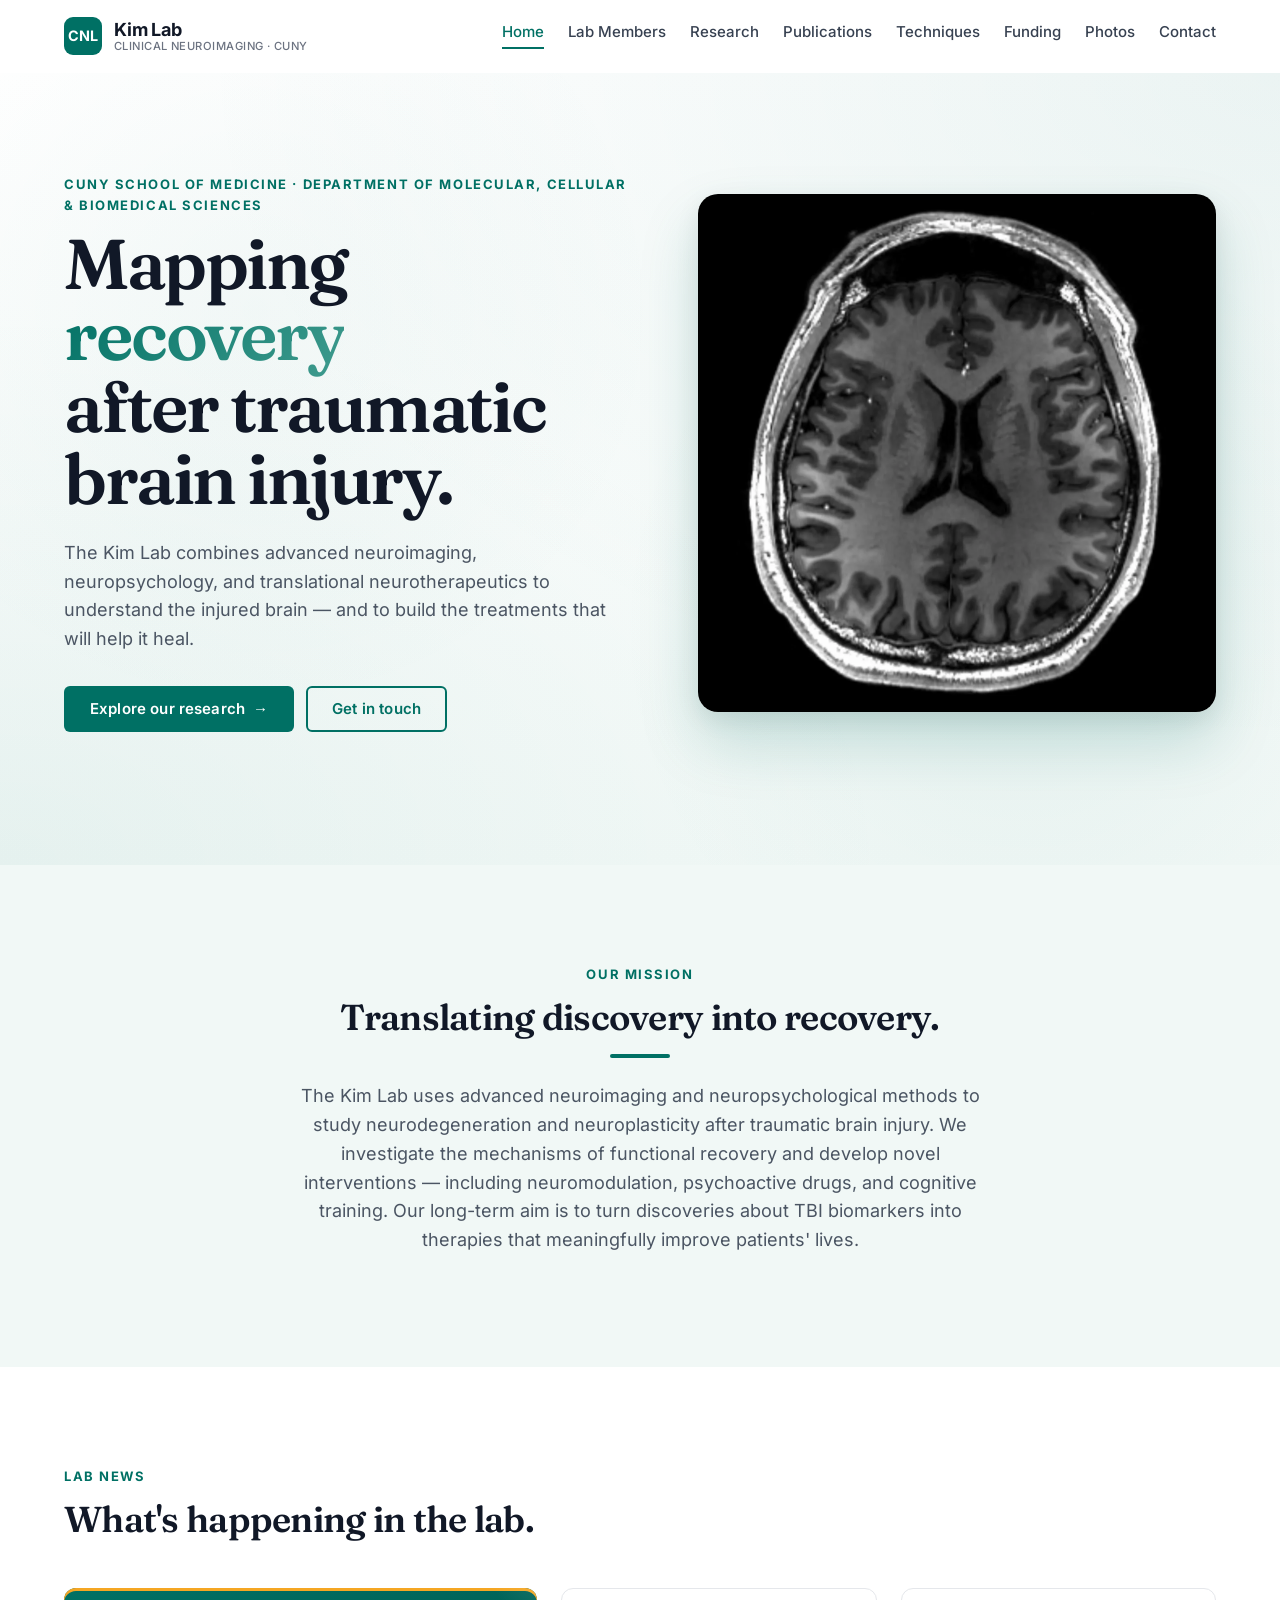
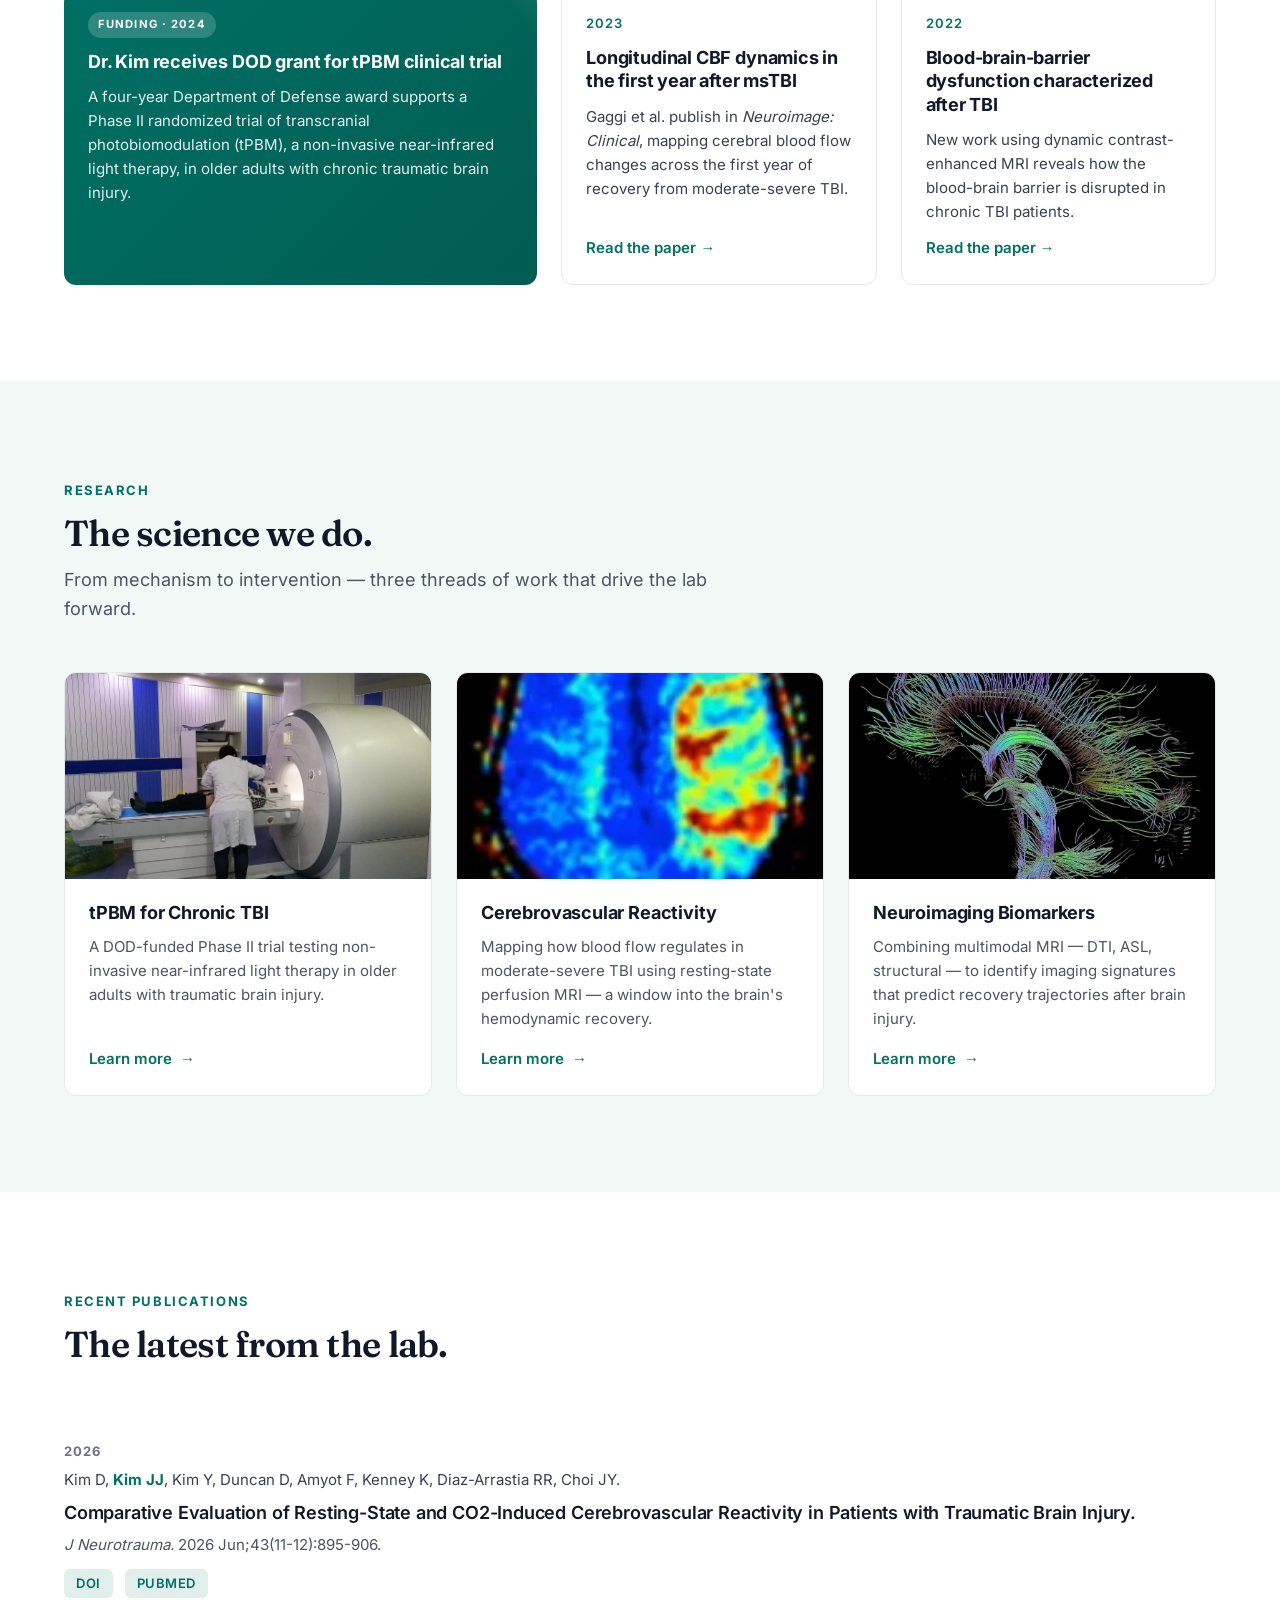
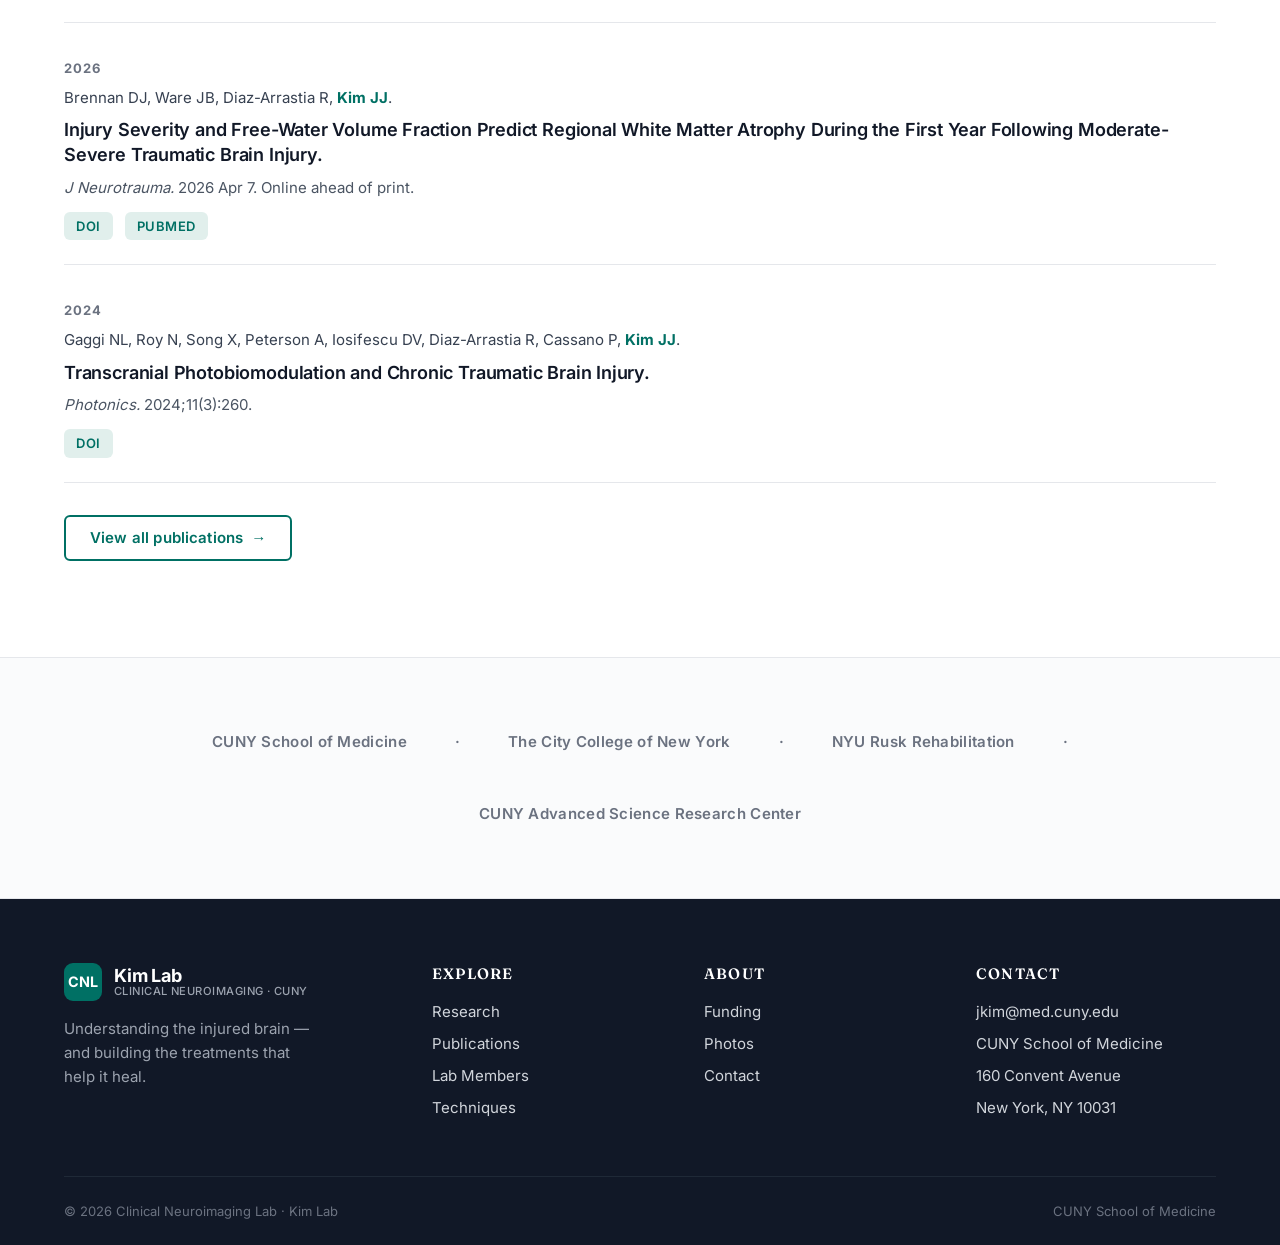
<file: index.html>
<!DOCTYPE html>
<html lang="en">
<head>
  <meta charset="UTF-8" />
  <meta name="viewport" content="width=device-width, initial-scale=1.0" />

  <title>Clinical Neuroimaging Lab — Kim Lab | CUNY School of Medicine</title>
  <meta name="description" content="The Clinical Neuroimaging Lab (Kim Lab) at CUNY School of Medicine uses advanced neuroimaging and neuropsychology to study recovery after traumatic brain injury." />
  <link rel="canonical" href="https://cnl-cunymed.github.io/lab-website/" />

  <!-- Open Graph -->
  <meta property="og:type" content="website" />
  <meta property="og:url" content="https://cnl-cunymed.github.io/lab-website/" />
  <meta property="og:title" content="Clinical Neuroimaging Lab — Kim Lab" />
  <meta property="og:description" content="The Clinical Neuroimaging Lab (Kim Lab) at CUNY School of Medicine uses advanced neuroimaging and neuropsychology to study recovery after traumatic brain injury." />
  <meta property="og:image" content="https://cnl-cunymed.github.io/lab-website/images/social-card.jpg" />
  <meta property="og:site_name" content="Clinical Neuroimaging Lab — Kim Lab" />

  <!-- Twitter -->
  <meta name="twitter:card" content="summary_large_image" />
  <meta name="twitter:title" content="Clinical Neuroimaging Lab — Kim Lab" />
  <meta name="twitter:description" content="The Clinical Neuroimaging Lab (Kim Lab) at CUNY School of Medicine uses advanced neuroimaging and neuropsychology to study recovery after traumatic brain injury." />
  <meta name="twitter:image" content="https://cnl-cunymed.github.io/lab-website/images/social-card.jpg" />

  <script type="application/ld+json">
[
  {
    "@context": "https://schema.org",
    "@type": "Organization",
    "name": "Clinical Neuroimaging Lab (Kim Lab)",
    "alternateName": "Kim Lab",
    "url": "https://cnl-cunymed.github.io/lab-website/",
    "logo": "https://cnl-cunymed.github.io/lab-website/images/social-card.jpg",
    "email": "jkim@med.cuny.edu",
    "parentOrganization": {
      "@type": "CollegeOrUniversity",
      "name": "CUNY School of Medicine"
    },
    "address": {
      "@type": "PostalAddress",
      "streetAddress": "160 Convent Avenue",
      "addressLocality": "New York",
      "addressRegion": "NY",
      "postalCode": "10031",
      "addressCountry": "US"
    }
  },
  {
    "@context": "https://schema.org",
    "@type": "WebSite",
    "name": "Clinical Neuroimaging Lab — Kim Lab",
    "url": "https://cnl-cunymed.github.io/lab-website/"
  }
]
  </script>

<!-- @sync:head-common -->
  <meta name="theme-color" content="#007064" />
  <link rel="stylesheet" href="css/style.css" />
  <link rel="icon" type="image/svg+xml" href="data:image/svg+xml,%3Csvg xmlns='http://www.w3.org/2000/svg' viewBox='0 0 32 32'%3E%3Crect width='32' height='32' rx='7' fill='%23007064'/%3E%3Ctext x='50%25' y='52%25' text-anchor='middle' dominant-baseline='middle' fill='white' font-family='-apple-system,sans-serif' font-weight='800' font-size='14' letter-spacing='-1'%3ECNL%3C/text%3E%3C/svg%3E" />
<!-- @end:head-common -->
</head>
<body>

<!-- @sync:header -->
  <a href="#main" class="skip-link">Skip to content</a>

  <header class="site-header" role="banner">
    <div class="container">
      <nav class="nav" aria-label="Primary">
        <a href="index.html" class="brand">
          <span class="brand-mark" aria-hidden="true">CNL</span>
          <span class="brand-text">
            Kim Lab
            <small>Clinical Neuroimaging · CUNY</small>
          </span>
        </a>
        <button class="nav-toggle" aria-expanded="false" aria-controls="primary-menu" aria-label="Toggle menu">
          <span></span><span></span><span></span>
        </button>
        <ul class="nav-links" id="primary-menu">
          <li><a href="index.html">Home</a></li>
          <li><a href="members.html">Lab Members</a></li>
          <li><a href="research.html">Research</a></li>
          <li><a href="publications.html">Publications</a></li>
          <li><a href="techniques.html">Techniques</a></li>
          <li><a href="funding.html">Funding</a></li>
          <li><a href="photos.html">Photos</a></li>
          <li><a href="contact.html">Contact</a></li>
        </ul>
      </nav>
    </div>
  </header>
<!-- @end:header -->

  <main id="main">

    <!-- ============================================
         HERO
         ============================================ -->
    <section class="hero">
      <div class="container">
        <div class="hero-grid">
          <div class="hero-copy">
            <span class="eyebrow">CUNY School of Medicine · Department of Molecular, Cellular & Biomedical Sciences</span>
            <h1 class="hero-title">
              Mapping <span class="accent">recovery</span><br />
              after traumatic brain injury.
            </h1>
            <p class="hero-sub">
              The Kim Lab combines advanced neuroimaging, neuropsychology, and translational neurotherapeutics to understand the injured brain — and to build the treatments that will help it heal.
            </p>
            <div class="hero-ctas">
              <a class="btn btn-primary btn-arrow" href="research.html">Explore our research</a>
              <a class="btn btn-ghost" href="contact.html">Get in touch</a>
            </div>
          </div>

          <div class="hero-visual">
            <picture><source type="image/webp" srcset="images/hero/brain-mri.webp" /><img src="images/hero/brain-mri.jpg" alt="High-resolution T1-weighted MRI of a human brain (7-Tesla)" class="hero-img" loading="eager" width="1433" height="1534" /></picture>
          </div>
        </div>
      </div>
    </section>

    <!-- ============================================
         MISSION
         ============================================ -->
    <section class="section section-tint">
      <div class="container container-narrow center">
        <span class="eyebrow">Our Mission</span>
        <h2>Translating discovery into recovery.</h2>
        <hr class="divider center" />
        <p class="lede">
          The Kim Lab uses advanced neuroimaging and neuropsychological methods to study neurodegeneration and neuroplasticity after traumatic brain injury. We investigate the mechanisms of functional recovery and develop novel interventions — including neuromodulation, psychoactive drugs, and cognitive training. Our long-term aim is to turn discoveries about TBI biomarkers into therapies that meaningfully improve patients' lives.
        </p>
      </div>
    </section>

    <!-- ============================================
         NEWS
         ============================================ -->
    <section class="section">
      <div class="container">
        <div class="section-head">
          <span class="eyebrow">Lab News</span>
          <h2>What's happening in the lab.</h2>
        </div>

        <div class="news-list">
          <!-- Featured: DOD grant -->
          <article class="news-item featured fade-in">
            <span class="news-tag">Funding · 2024</span>
            <h3>Dr. Kim receives DOD grant for tPBM clinical trial</h3>
            <p>
              A four-year Department of Defense award supports a Phase II randomized trial of transcranial photobiomodulation (tPBM), a non-invasive near-infrared light therapy, in older adults with chronic traumatic brain injury.
            </p>
          </article>

          <article class="news-item fade-in">
            <span class="news-date">2023</span>
            <h3>Longitudinal CBF dynamics in the first year after msTBI</h3>
            <p>
              Gaggi et al. publish in <em>Neuroimage: Clinical</em>, mapping cerebral blood flow changes across the first year of recovery from moderate-severe TBI.
            </p>
            <a class="news-link" href="https://doi.org/10.1016/j.nicl.2023.103344" target="_blank" rel="noopener">Read the paper →</a>
          </article>

          <article class="news-item fade-in">
            <span class="news-date">2022</span>
            <h3>Blood-brain-barrier dysfunction characterized after TBI</h3>
            <p>
              New work using dynamic contrast-enhanced MRI reveals how the blood-brain barrier is disrupted in chronic TBI patients.
            </p>
            <a class="news-link" href="https://doi.org/10.1016/j.nicl.2022.103236" target="_blank" rel="noopener">Read the paper →</a>
          </article>
        </div>
      </div>
    </section>

    <!-- ============================================
         RESEARCH PREVIEW
         ============================================ -->
    <section class="section section-tint">
      <div class="container">
        <div class="section-head">
          <span class="eyebrow">Research</span>
          <h2>The science we do.</h2>
          <p class="lede">From mechanism to intervention — three threads of work that drive the lab forward.</p>
        </div>

        <div class="research-grid">
          <article class="research-card fade-in">
            <div class="research-card-media">
              <picture><source type="image/webp" srcset="images/research/scanner-room.webp" /><img src="images/research/scanner-room.jpg" alt="Patient being positioned for an MRI scan on a Siemens Magnetom Aera" loading="lazy" width="1600" height="992" /></picture>
            </div>
            <div class="research-card-body">
              <h3>tPBM for Chronic TBI</h3>
              <p>A DOD-funded Phase II trial testing non-invasive near-infrared light therapy in older adults with traumatic brain injury.</p>
              <a class="card-link" href="research.html#tpbm">Learn more</a>
            </div>
          </article>

          <article class="research-card fade-in">
            <div class="research-card-media">
              <picture><source type="image/webp" srcset="images/research/cvr-perfusion.webp" /><img src="images/research/cvr-perfusion.jpg" alt="Perfusion MRI map showing cerebral blood flow patterns" loading="lazy" width="175" height="206" /></picture>
            </div>
            <div class="research-card-body">
              <h3>Cerebrovascular Reactivity</h3>
              <p>Mapping how blood flow regulates in moderate-severe TBI using resting-state perfusion MRI — a window into the brain's hemodynamic recovery.</p>
              <a class="card-link" href="research.html#cvr">Learn more</a>
            </div>
          </article>

          <article class="research-card fade-in">
            <div class="research-card-media">
              <picture><source type="image/webp" srcset="images/research/dti-tractography.webp" /><img src="images/research/dti-tractography.jpg" alt="DTI tractography showing white matter fiber bundles" loading="lazy" width="1021" height="952" /></picture>
            </div>
            <div class="research-card-body">
              <h3>Neuroimaging Biomarkers</h3>
              <p>Combining multimodal MRI — DTI, ASL, structural — to identify imaging signatures that predict recovery trajectories after brain injury.</p>
              <a class="card-link" href="research.html#biomarkers">Learn more</a>
            </div>
          </article>
        </div>
      </div>
    </section>

    <!-- ============================================
         RECENT PUBLICATIONS
         ============================================ -->
    <section class="section">
      <div class="container">
        <div class="section-head">
          <span class="eyebrow">Recent Publications</span>
          <h2>The latest from the lab.</h2>
        </div>

        <ul class="pub-list">
          <li class="pub-item fade-in">
            <span class="pub-year-badge">2026</span>
            <div class="pub-authors">
              Kim D, <span class="pi">Kim JJ</span>, Kim Y, Duncan D, Amyot F, Kenney K, Diaz-Arrastia RR, Choi JY.
            </div>
            <h3 class="pub-title">Comparative Evaluation of Resting-State and CO2-Induced Cerebrovascular Reactivity in Patients with Traumatic Brain Injury.</h3>
            <div class="pub-meta"><span class="journal">J Neurotrauma.</span> 2026 Jun;43(11-12):895-906.</div>
            <div class="pub-links">
              <a href="https://doi.org/10.1177/08977151251407598" target="_blank" rel="noopener">DOI</a>
              <a href="https://pubmed.ncbi.nlm.nih.gov/41468176/" target="_blank" rel="noopener">PubMed</a>
            </div>
          </li>

          <li class="pub-item fade-in">
            <span class="pub-year-badge">2026</span>
            <div class="pub-authors">
              Brennan DJ, Ware JB, Diaz-Arrastia R, <span class="pi">Kim JJ</span>.
            </div>
            <h3 class="pub-title">Injury Severity and Free-Water Volume Fraction Predict Regional White Matter Atrophy During the First Year Following Moderate-Severe Traumatic Brain Injury.</h3>
            <div class="pub-meta"><span class="journal">J Neurotrauma.</span> 2026 Apr 7. Online ahead of print.</div>
            <div class="pub-links">
              <a href="https://doi.org/10.1177/08977151261438982" target="_blank" rel="noopener">DOI</a>
              <a href="https://pubmed.ncbi.nlm.nih.gov/41944006/" target="_blank" rel="noopener">PubMed</a>
            </div>
          </li>

          <li class="pub-item fade-in">
            <span class="pub-year-badge">2024</span>
            <div class="pub-authors">
              Gaggi NL, Roy N, Song X, Peterson A, Iosifescu DV, Diaz-Arrastia R, Cassano P, <span class="pi">Kim JJ</span>.
            </div>
            <h3 class="pub-title">Transcranial Photobiomodulation and Chronic Traumatic Brain Injury.</h3>
            <div class="pub-meta"><span class="journal">Photonics.</span> 2024;11(3):260.</div>
            <div class="pub-links">
              <a href="https://doi.org/10.3390/photonics11030260" target="_blank" rel="noopener">DOI</a>
            </div>
          </li>
        </ul>

        <div style="margin-top: 2rem;">
          <a class="btn btn-ghost btn-arrow" href="publications.html">View all publications</a>
        </div>
      </div>
    </section>

    <!-- ============================================
         AFFILIATIONS STRIP
         ============================================ -->
    <section class="section-sm" style="background: var(--gray-50); border-top: 1px solid var(--gray-200); border-bottom: 1px solid var(--gray-200);">
      <div class="container">
        <div class="affiliations">
          <span>CUNY School of Medicine</span>
          <span>·</span>
          <span>The City College of New York</span>
          <span>·</span>
          <span>NYU Rusk Rehabilitation</span>
          <span>·</span>
          <span>CUNY Advanced Science Research Center</span>
        </div>
      </div>
    </section>

  </main>

  <!-- ============================================
       FOOTER
       ============================================ -->
<!-- @sync:footer -->
  <footer class="site-footer" role="contentinfo">
    <div class="container">
      <div class="footer-grid">
        <div>
          <a href="index.html" class="brand" style="color: var(--white);">
            <span class="brand-mark" aria-hidden="true">CNL</span>
            <span class="brand-text">
              Kim Lab
              <small style="color: var(--gray-400);">Clinical Neuroimaging · CUNY</small>
            </span>
          </a>
          <p class="footer-brand-tag" style="margin-top: var(--sp-4);">
            Understanding the injured brain — and building the treatments that help it heal.
          </p>
        </div>
        <div>
          <h2>Explore</h2>
          <ul>
            <li><a href="research.html">Research</a></li>
            <li><a href="publications.html">Publications</a></li>
            <li><a href="members.html">Lab Members</a></li>
            <li><a href="techniques.html">Techniques</a></li>
          </ul>
        </div>
        <div>
          <h2>About</h2>
          <ul>
            <li><a href="funding.html">Funding</a></li>
            <li><a href="photos.html">Photos</a></li>
            <li><a href="contact.html">Contact</a></li>
          </ul>
        </div>
        <div>
          <h2>Contact</h2>
          <ul>
            <li><a href="mailto:jkim@med.cuny.edu">jkim@med.cuny.edu</a></li>
            <li>CUNY School of Medicine</li>
            <li>160 Convent Avenue</li>
            <li>New York, NY 10031</li>
          </ul>
        </div>
      </div>
      <div class="footer-bottom">
        <span>© <span data-current-year>2026</span> Clinical Neuroimaging Lab · Kim Lab</span>
        <span>CUNY School of Medicine</span>
      </div>
    </div>
  </footer>
<!-- @end:footer -->

  <script src="js/main.js" defer></script>
</body>
</html>
</file>
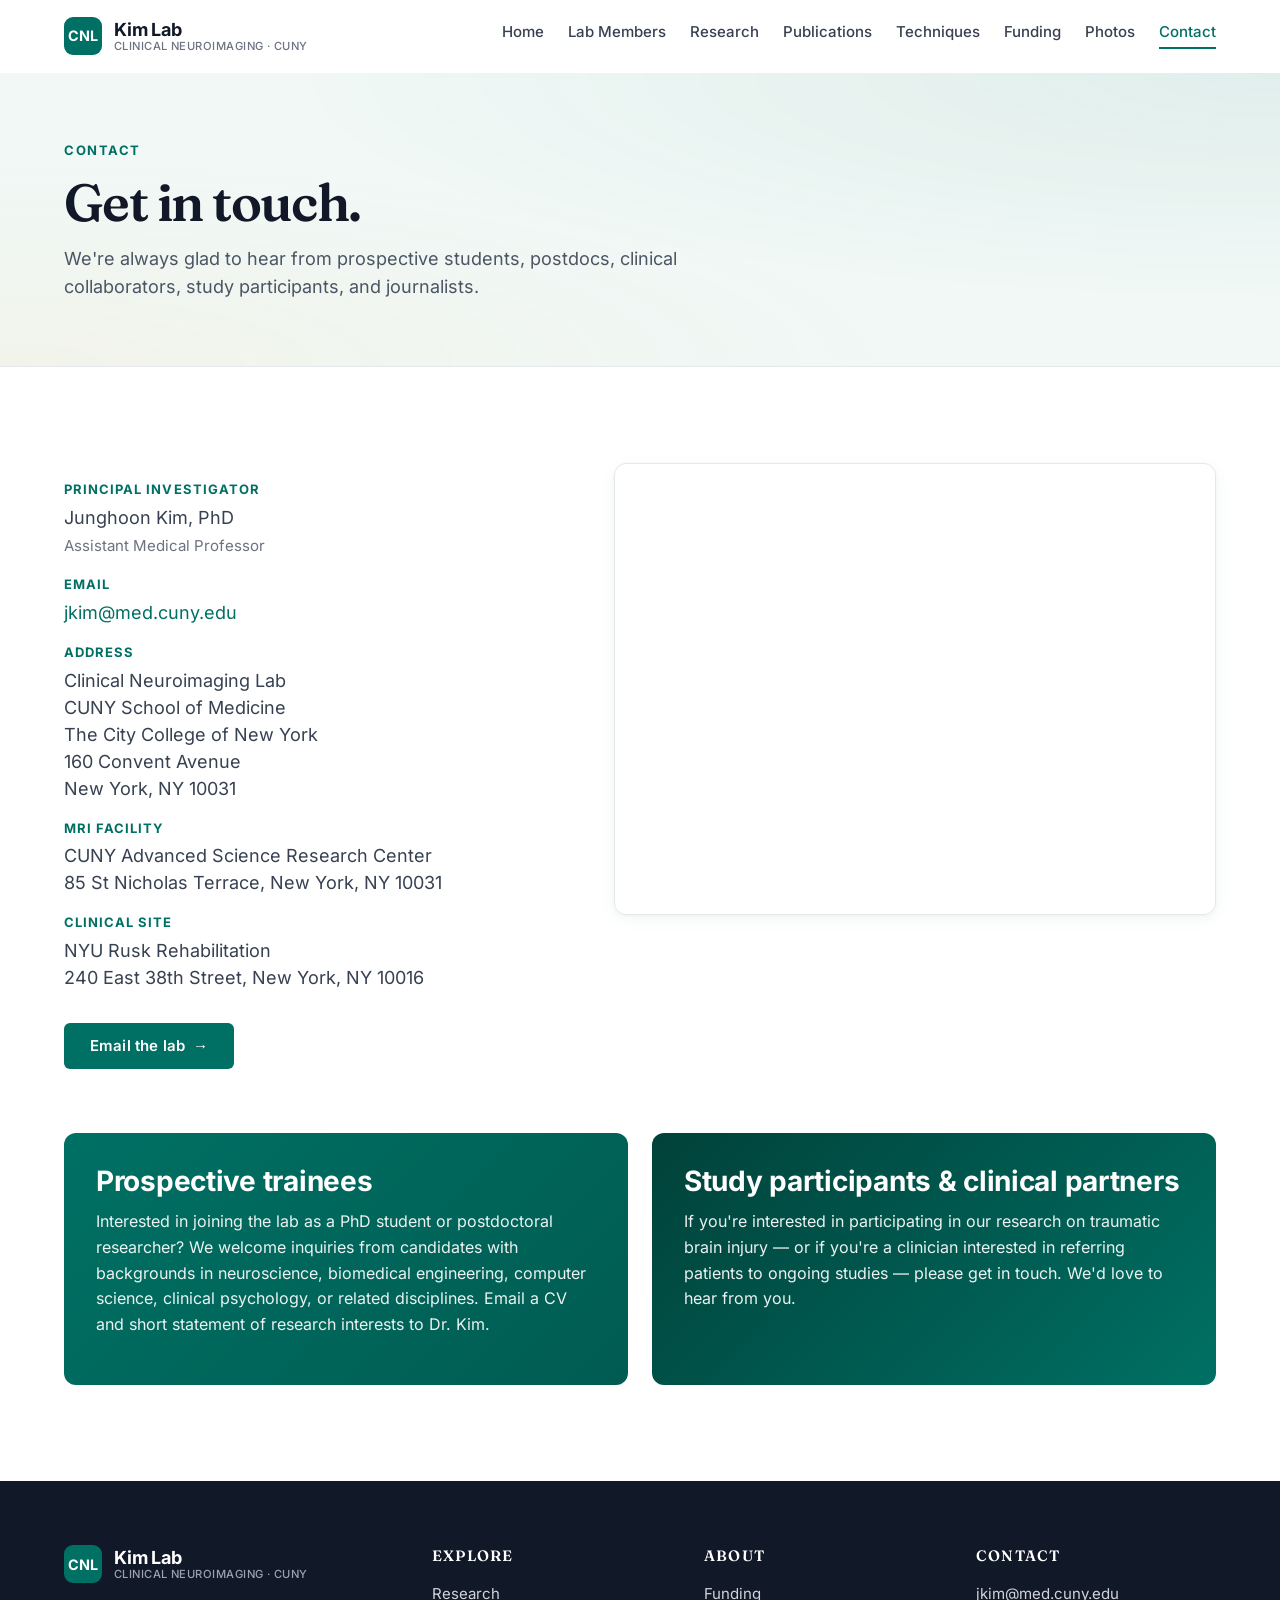
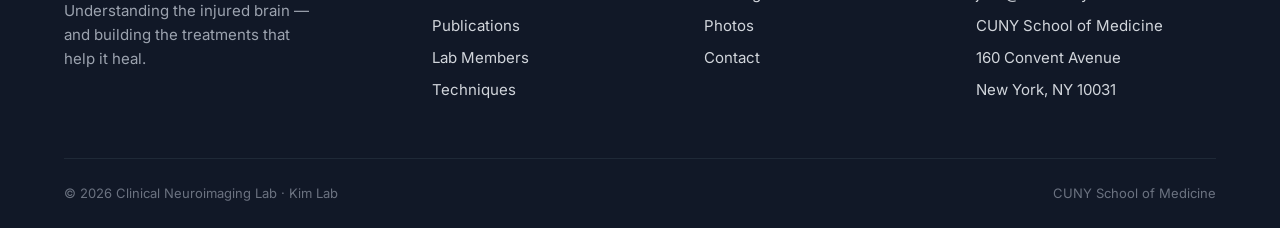
<file: contact.html>
<!DOCTYPE html>
<html lang="en">
<head>
  <meta charset="UTF-8" />
  <meta name="viewport" content="width=device-width, initial-scale=1.0" />

  <title>Contact — Kim Lab | Clinical Neuroimaging Lab</title>
  <meta name="description" content="Contact the Kim Lab at CUNY School of Medicine — for collaborations, prospective students and postdocs, clinical inquiries, and press." />
  <link rel="canonical" href="https://cnl-cunymed.github.io/lab-website/contact.html" />

  <!-- Open Graph -->
  <meta property="og:type" content="website" />
  <meta property="og:url" content="https://cnl-cunymed.github.io/lab-website/contact.html" />
  <meta property="og:title" content="Contact — Kim Lab" />
  <meta property="og:description" content="Contact the Kim Lab at CUNY School of Medicine — for collaborations, prospective students and postdocs, clinical inquiries, and press." />
  <meta property="og:image" content="https://cnl-cunymed.github.io/lab-website/images/social-card.jpg" />
  <meta property="og:site_name" content="Clinical Neuroimaging Lab — Kim Lab" />

  <!-- Twitter -->
  <meta name="twitter:card" content="summary_large_image" />
  <meta name="twitter:title" content="Contact — Kim Lab" />
  <meta name="twitter:description" content="Contact the Kim Lab at CUNY School of Medicine — for collaborations, prospective students and postdocs, clinical inquiries, and press." />
  <meta name="twitter:image" content="https://cnl-cunymed.github.io/lab-website/images/social-card.jpg" />

<!-- @sync:head-common -->
  <meta name="theme-color" content="#007064" />
  <link rel="stylesheet" href="css/style.css" />
  <link rel="icon" type="image/svg+xml" href="data:image/svg+xml,%3Csvg xmlns='http://www.w3.org/2000/svg' viewBox='0 0 32 32'%3E%3Crect width='32' height='32' rx='7' fill='%23007064'/%3E%3Ctext x='50%25' y='52%25' text-anchor='middle' dominant-baseline='middle' fill='white' font-family='-apple-system,sans-serif' font-weight='800' font-size='14' letter-spacing='-1'%3ECNL%3C/text%3E%3C/svg%3E" />
<!-- @end:head-common -->
</head>
<body>

<!-- @sync:header -->
  <a href="#main" class="skip-link">Skip to content</a>

  <header class="site-header" role="banner">
    <div class="container">
      <nav class="nav" aria-label="Primary">
        <a href="index.html" class="brand">
          <span class="brand-mark" aria-hidden="true">CNL</span>
          <span class="brand-text">
            Kim Lab
            <small>Clinical Neuroimaging · CUNY</small>
          </span>
        </a>
        <button class="nav-toggle" aria-expanded="false" aria-controls="primary-menu" aria-label="Toggle menu">
          <span></span><span></span><span></span>
        </button>
        <ul class="nav-links" id="primary-menu">
          <li><a href="index.html">Home</a></li>
          <li><a href="members.html">Lab Members</a></li>
          <li><a href="research.html">Research</a></li>
          <li><a href="publications.html">Publications</a></li>
          <li><a href="techniques.html">Techniques</a></li>
          <li><a href="funding.html">Funding</a></li>
          <li><a href="photos.html">Photos</a></li>
          <li><a href="contact.html">Contact</a></li>
        </ul>
      </nav>
    </div>
  </header>
<!-- @end:header -->

  <main id="main">

    <section class="page-hero">
      <div class="container">
        <span class="eyebrow">Contact</span>
        <h1>Get in touch.</h1>
        <p class="lede">We're always glad to hear from prospective students, postdocs, clinical collaborators, study participants, and journalists.</p>
      </div>
    </section>

    <section class="section">
      <div class="container">
        <div class="contact-grid">

          <div class="contact-info fade-in">
            <dl>
              <dt>Principal Investigator</dt>
              <dd>Junghoon Kim, PhD<br><span style="font-size: var(--fs-sm); color: var(--gray-500);">Assistant Medical Professor</span></dd>

              <dt>Email</dt>
              <dd><a href="mailto:jkim@med.cuny.edu">jkim@med.cuny.edu</a></dd>

              <dt>Address</dt>
              <dd>
                Clinical Neuroimaging Lab<br>
                CUNY School of Medicine<br>
                The City College of New York<br>
                160 Convent Avenue<br>
                New York, NY 10031
              </dd>

              <dt>MRI Facility</dt>
              <dd>
                CUNY Advanced Science Research Center<br>
                85 St Nicholas Terrace, New York, NY 10031
              </dd>

              <dt>Clinical Site</dt>
              <dd>
                NYU Rusk Rehabilitation<br>
                240 East 38th Street, New York, NY 10016
              </dd>
            </dl>

            <div style="margin-top: var(--sp-6);">
              <a class="btn btn-primary btn-arrow" href="mailto:jkim@med.cuny.edu">Email the lab</a>
            </div>
          </div>

          <div class="fade-in">
            <div class="map-wrap">
              <iframe
                title="CUNY School of Medicine on Google Maps"
                src="https://www.google.com/maps?q=160+Convent+Avenue,+New+York,+NY+10031&output=embed"
                loading="lazy"
                referrerpolicy="no-referrer-when-downgrade"
                allowfullscreen></iframe>
            </div>
          </div>

        </div>

        <!-- Join cards -->
        <h2 class="sr-only">Ways to get involved</h2>
        <div class="join-grid">
          <div class="join-cta fade-in">
            <h3>Prospective trainees</h3>
            <p>Interested in joining the lab as a PhD student or postdoctoral researcher? We welcome inquiries from candidates with backgrounds in neuroscience, biomedical engineering, computer science, clinical psychology, or related disciplines. Email a CV and short statement of research interests to Dr. Kim.</p>
          </div>

          <div class="join-cta join-cta--dark fade-in">
            <h3>Study participants &amp; clinical partners</h3>
            <p>If you're interested in participating in our research on traumatic brain injury — or if you're a clinician interested in referring patients to ongoing studies — please get in touch. We'd love to hear from you.</p>
          </div>
        </div>

      </div>
    </section>

  </main>

<!-- @sync:footer -->
  <footer class="site-footer" role="contentinfo">
    <div class="container">
      <div class="footer-grid">
        <div>
          <a href="index.html" class="brand" style="color: var(--white);">
            <span class="brand-mark" aria-hidden="true">CNL</span>
            <span class="brand-text">
              Kim Lab
              <small style="color: var(--gray-400);">Clinical Neuroimaging · CUNY</small>
            </span>
          </a>
          <p class="footer-brand-tag" style="margin-top: var(--sp-4);">
            Understanding the injured brain — and building the treatments that help it heal.
          </p>
        </div>
        <div>
          <h2>Explore</h2>
          <ul>
            <li><a href="research.html">Research</a></li>
            <li><a href="publications.html">Publications</a></li>
            <li><a href="members.html">Lab Members</a></li>
            <li><a href="techniques.html">Techniques</a></li>
          </ul>
        </div>
        <div>
          <h2>About</h2>
          <ul>
            <li><a href="funding.html">Funding</a></li>
            <li><a href="photos.html">Photos</a></li>
            <li><a href="contact.html">Contact</a></li>
          </ul>
        </div>
        <div>
          <h2>Contact</h2>
          <ul>
            <li><a href="mailto:jkim@med.cuny.edu">jkim@med.cuny.edu</a></li>
            <li>CUNY School of Medicine</li>
            <li>160 Convent Avenue</li>
            <li>New York, NY 10031</li>
          </ul>
        </div>
      </div>
      <div class="footer-bottom">
        <span>© <span data-current-year>2026</span> Clinical Neuroimaging Lab · Kim Lab</span>
        <span>CUNY School of Medicine</span>
      </div>
    </div>
  </footer>
<!-- @end:footer -->

  <script src="js/main.js" defer></script>
</body>
</html>
</file>
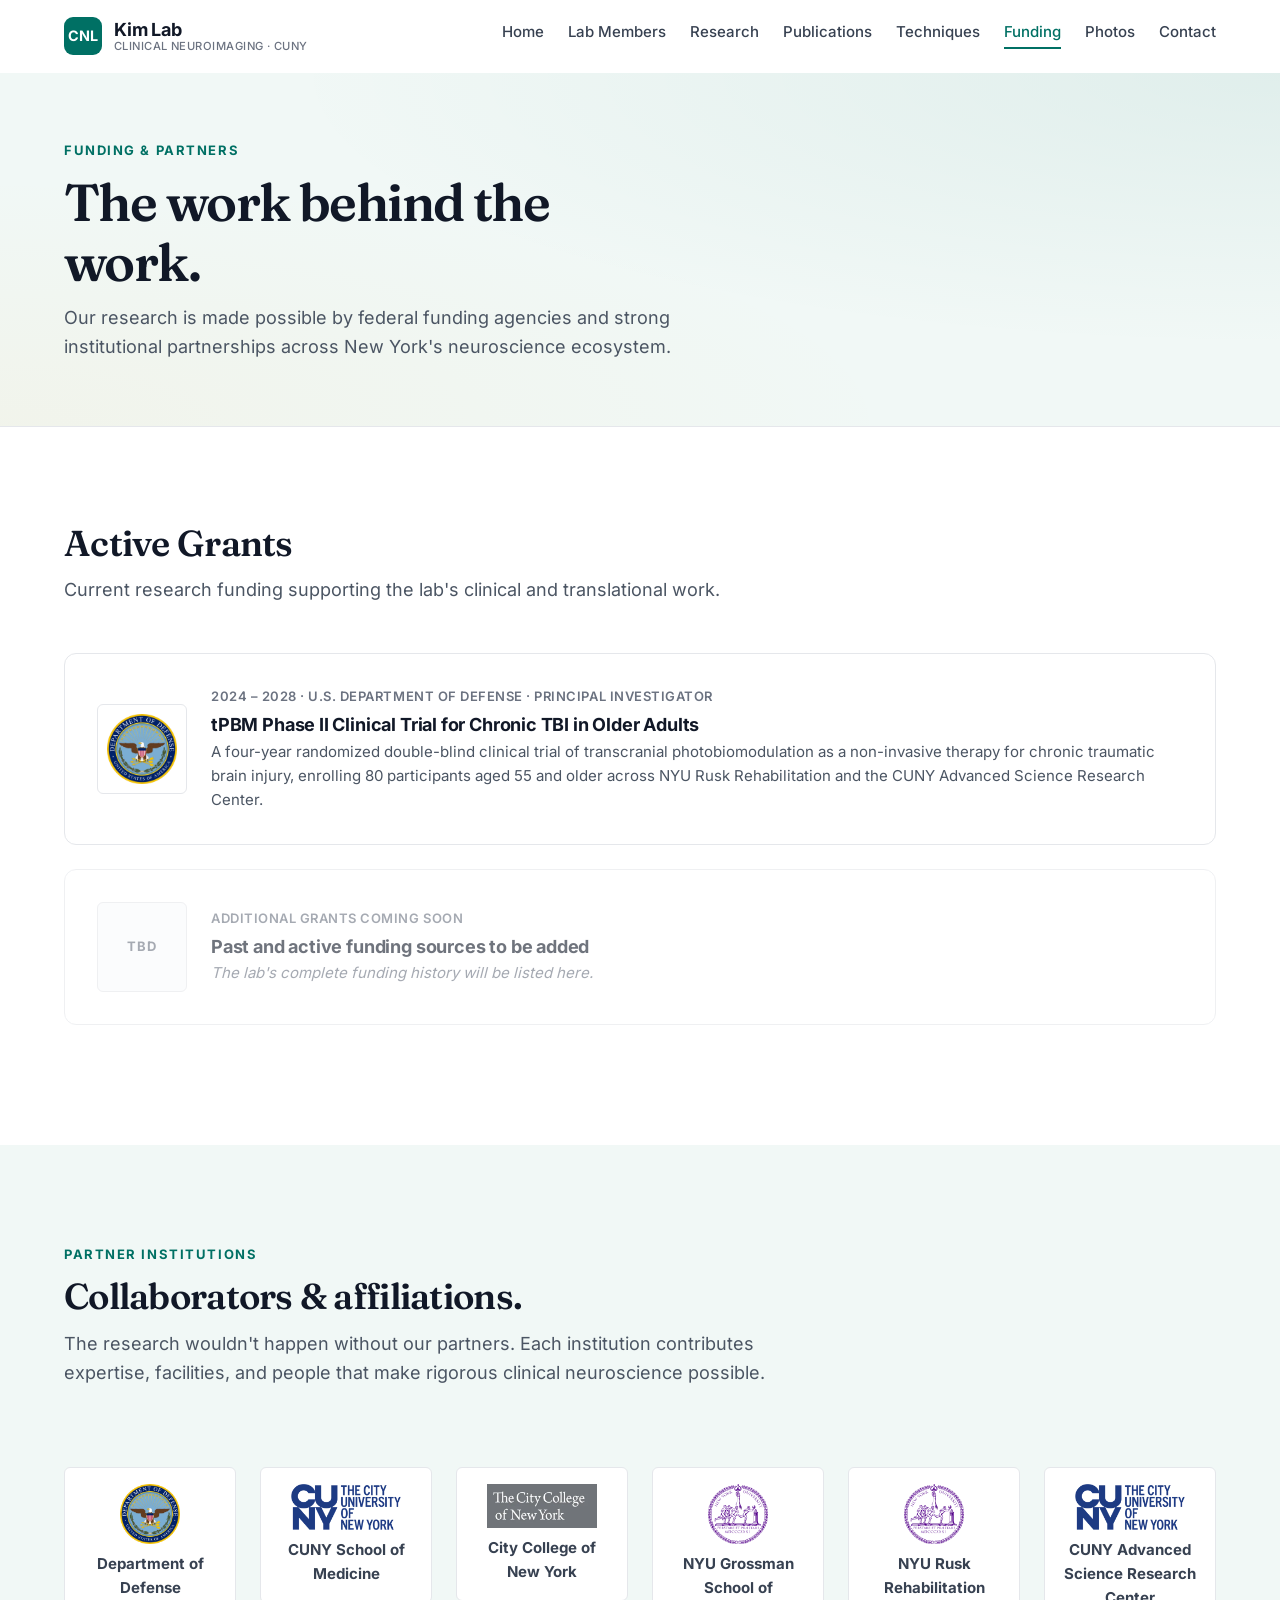
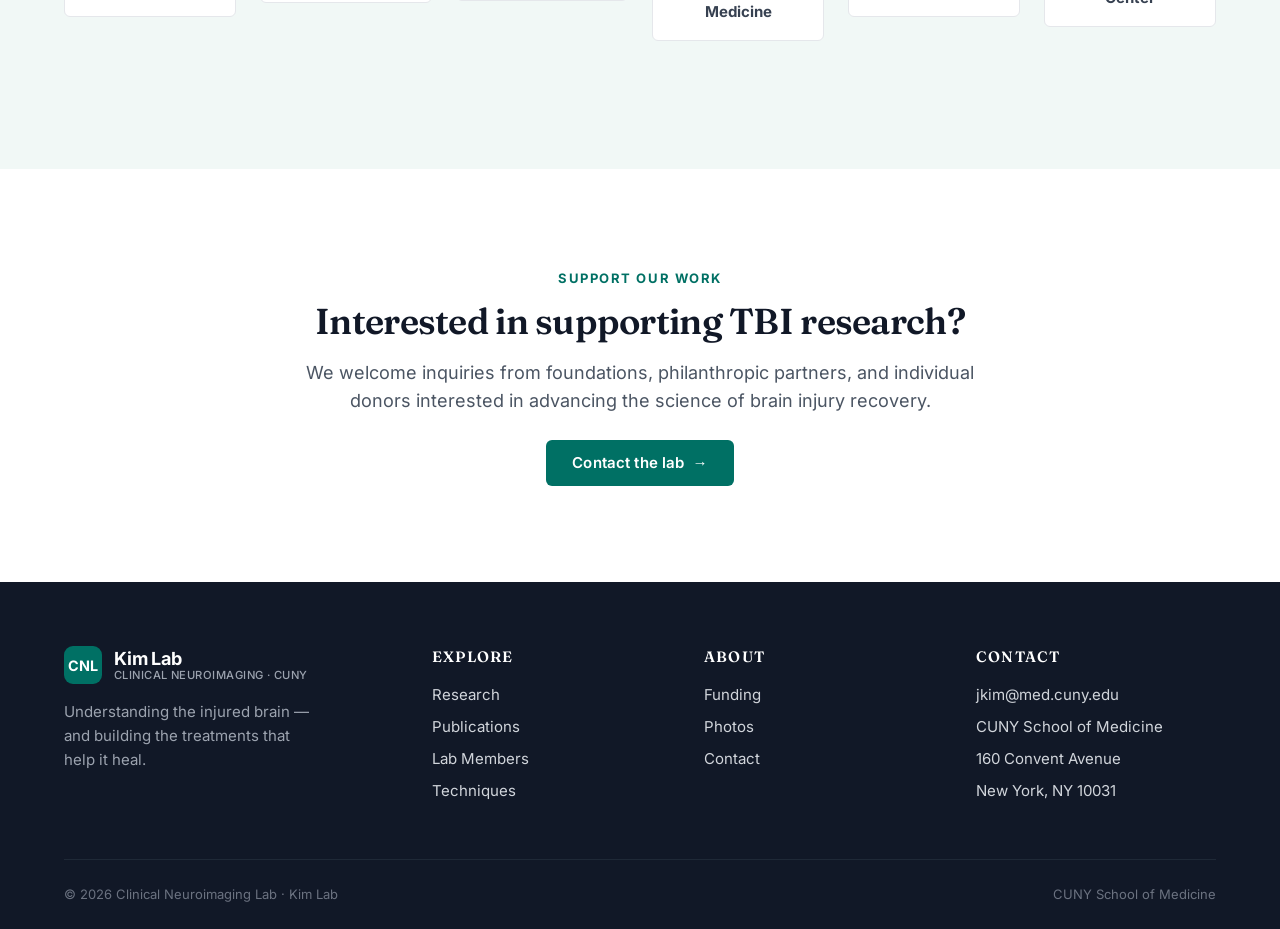
<file: funding.html>
<!DOCTYPE html>
<html lang="en">
<head>
  <meta charset="UTF-8" />
  <meta name="viewport" content="width=device-width, initial-scale=1.0" />

  <title>Funding — Kim Lab | Clinical Neuroimaging Lab</title>
  <meta name="description" content="Grants and funding supporting the Kim Lab's research on traumatic brain injury, including a DOD-funded transcranial photobiomodulation clinical trial." />
  <link rel="canonical" href="https://cnl-cunymed.github.io/lab-website/funding.html" />

  <!-- Open Graph -->
  <meta property="og:type" content="website" />
  <meta property="og:url" content="https://cnl-cunymed.github.io/lab-website/funding.html" />
  <meta property="og:title" content="Funding — Kim Lab" />
  <meta property="og:description" content="Grants and funding supporting the Kim Lab's research on traumatic brain injury, including a DOD-funded transcranial photobiomodulation clinical trial." />
  <meta property="og:image" content="https://cnl-cunymed.github.io/lab-website/images/social-card.jpg" />
  <meta property="og:site_name" content="Clinical Neuroimaging Lab — Kim Lab" />

  <!-- Twitter -->
  <meta name="twitter:card" content="summary_large_image" />
  <meta name="twitter:title" content="Funding — Kim Lab" />
  <meta name="twitter:description" content="Grants and funding supporting the Kim Lab's research on traumatic brain injury, including a DOD-funded transcranial photobiomodulation clinical trial." />
  <meta name="twitter:image" content="https://cnl-cunymed.github.io/lab-website/images/social-card.jpg" />

<!-- @sync:head-common -->
  <meta name="theme-color" content="#007064" />
  <link rel="stylesheet" href="css/style.css" />
  <link rel="icon" type="image/svg+xml" href="data:image/svg+xml,%3Csvg xmlns='http://www.w3.org/2000/svg' viewBox='0 0 32 32'%3E%3Crect width='32' height='32' rx='7' fill='%23007064'/%3E%3Ctext x='50%25' y='52%25' text-anchor='middle' dominant-baseline='middle' fill='white' font-family='-apple-system,sans-serif' font-weight='800' font-size='14' letter-spacing='-1'%3ECNL%3C/text%3E%3C/svg%3E" />
<!-- @end:head-common -->
</head>
<body>

<!-- @sync:header -->
  <a href="#main" class="skip-link">Skip to content</a>

  <header class="site-header" role="banner">
    <div class="container">
      <nav class="nav" aria-label="Primary">
        <a href="index.html" class="brand">
          <span class="brand-mark" aria-hidden="true">CNL</span>
          <span class="brand-text">
            Kim Lab
            <small>Clinical Neuroimaging · CUNY</small>
          </span>
        </a>
        <button class="nav-toggle" aria-expanded="false" aria-controls="primary-menu" aria-label="Toggle menu">
          <span></span><span></span><span></span>
        </button>
        <ul class="nav-links" id="primary-menu">
          <li><a href="index.html">Home</a></li>
          <li><a href="members.html">Lab Members</a></li>
          <li><a href="research.html">Research</a></li>
          <li><a href="publications.html">Publications</a></li>
          <li><a href="techniques.html">Techniques</a></li>
          <li><a href="funding.html">Funding</a></li>
          <li><a href="photos.html">Photos</a></li>
          <li><a href="contact.html">Contact</a></li>
        </ul>
      </nav>
    </div>
  </header>
<!-- @end:header -->

  <main id="main">

    <section class="page-hero">
      <div class="container">
        <span class="eyebrow">Funding &amp; Partners</span>
        <h1>The work behind the work.</h1>
        <p class="lede">Our research is made possible by federal funding agencies and strong institutional partnerships across New York's neuroscience ecosystem.</p>
      </div>
    </section>

    <section class="section">
      <div class="container">

        <div class="section-head">
          <h2>Active Grants</h2>
          <p class="lede">Current research funding supporting the lab's clinical and translational work.</p>
        </div>

        <article class="grant-card fade-in">
          <div class="grant-logo">
            <picture><source type="image/webp" srcset="images/funding/dod-seal.webp" /><img src="images/funding/dod-seal.png" alt="Seal of the United States Department of Defense" loading="lazy" width="400" height="400" /></picture>
          </div>
          <div class="grant-info">
            <div class="grant-meta">2024 – 2028 · U.S. Department of Defense · Principal Investigator</div>
            <h3>tPBM Phase II Clinical Trial for Chronic TBI in Older Adults</h3>
            <p style="margin-bottom:0; font-size: var(--fs-sm); color: var(--gray-600);">A four-year randomized double-blind clinical trial of transcranial photobiomodulation as a non-invasive therapy for chronic traumatic brain injury, enrolling 80 participants aged 55 and older across NYU Rusk Rehabilitation and the CUNY Advanced Science Research Center.</p>
          </div>
        </article>

        <article class="grant-card fade-in" style="opacity: 0.6;">
          <div class="grant-logo" style="color: var(--gray-500);">TBD</div>
          <div class="grant-info">
            <div class="grant-meta">Additional grants coming soon</div>
            <h3>Past and active funding sources to be added</h3>
            <p style="margin-bottom:0; font-size: var(--fs-sm); color: var(--gray-500); font-style: italic;">The lab's complete funding history will be listed here.</p>
          </div>
        </article>

      </div>
    </section>

    <section class="section section-tint">
      <div class="container">
        <div class="section-head">
          <span class="eyebrow">Partner Institutions</span>
          <h2>Collaborators &amp; affiliations.</h2>
          <p class="lede">The research wouldn't happen without our partners. Each institution contributes expertise, facilities, and people that make rigorous clinical neuroscience possible.</p>
        </div>

        <div class="partner-grid">
          <a class="partner-logo" href="https://www.defense.gov/" target="_blank" rel="noopener">
            <picture><source type="image/webp" srcset="images/funding/dod-seal.webp" /><img src="images/funding/dod-seal.png" alt="Seal of the U.S. Department of Defense" loading="lazy" width="400" height="400" /></picture>
            <div>Department of Defense</div>
          </a>

          <a class="partner-logo" href="https://medicine.cuny.edu/" target="_blank" rel="noopener">
            <picture><source type="image/webp" srcset="images/funding/cuny-wordmark.webp" /><img src="images/funding/cuny-wordmark.png" alt="City University of New York wordmark" loading="lazy" width="400" height="166" /></picture>
            <div>CUNY School of Medicine</div>
          </a>

          <a class="partner-logo" href="https://www.ccny.cuny.edu/" target="_blank" rel="noopener">
            <picture><source type="image/webp" srcset="images/funding/ccny-logo.webp" /><img src="images/funding/ccny-logo.png" alt="The City College of New York logo" loading="lazy" width="400" height="160" /></picture>
            <div>City College of New York</div>
          </a>

          <a class="partner-logo" href="https://med.nyu.edu/" target="_blank" rel="noopener">
            <picture><source type="image/webp" srcset="images/funding/nyu-seal.webp" /><img src="images/funding/nyu-seal.png" alt="New York University seal" loading="lazy" width="400" height="404" /></picture>
            <div>NYU Grossman School of Medicine</div>
          </a>

          <a class="partner-logo" href="https://nyulangone.org/locations/rusk-rehabilitation" target="_blank" rel="noopener">
            <picture><source type="image/webp" srcset="images/funding/nyu-seal.webp" /><img src="images/funding/nyu-seal.png" alt="NYU Rusk Rehabilitation (NYU seal)" loading="lazy" width="400" height="404" /></picture>
            <div>NYU Rusk Rehabilitation</div>
          </a>

          <a class="partner-logo" href="https://asrc.gc.cuny.edu/" target="_blank" rel="noopener">
            <picture><source type="image/webp" srcset="images/funding/cuny-wordmark.webp" /><img src="images/funding/cuny-wordmark.png" alt="CUNY Advanced Science Research Center" loading="lazy" width="400" height="166" /></picture>
            <div>CUNY Advanced Science Research Center</div>
          </a>
        </div>
      </div>
    </section>

    <section class="section">
      <div class="container container-narrow center">
        <span class="eyebrow">Support Our Work</span>
        <h2>Interested in supporting TBI research?</h2>
        <p class="lede">We welcome inquiries from foundations, philanthropic partners, and individual donors interested in advancing the science of brain injury recovery.</p>
        <div style="margin-top: var(--sp-5);">
          <a class="btn btn-primary btn-arrow" href="contact.html">Contact the lab</a>
        </div>
      </div>
    </section>

  </main>

<!-- @sync:footer -->
  <footer class="site-footer" role="contentinfo">
    <div class="container">
      <div class="footer-grid">
        <div>
          <a href="index.html" class="brand" style="color: var(--white);">
            <span class="brand-mark" aria-hidden="true">CNL</span>
            <span class="brand-text">
              Kim Lab
              <small style="color: var(--gray-400);">Clinical Neuroimaging · CUNY</small>
            </span>
          </a>
          <p class="footer-brand-tag" style="margin-top: var(--sp-4);">
            Understanding the injured brain — and building the treatments that help it heal.
          </p>
        </div>
        <div>
          <h2>Explore</h2>
          <ul>
            <li><a href="research.html">Research</a></li>
            <li><a href="publications.html">Publications</a></li>
            <li><a href="members.html">Lab Members</a></li>
            <li><a href="techniques.html">Techniques</a></li>
          </ul>
        </div>
        <div>
          <h2>About</h2>
          <ul>
            <li><a href="funding.html">Funding</a></li>
            <li><a href="photos.html">Photos</a></li>
            <li><a href="contact.html">Contact</a></li>
          </ul>
        </div>
        <div>
          <h2>Contact</h2>
          <ul>
            <li><a href="mailto:jkim@med.cuny.edu">jkim@med.cuny.edu</a></li>
            <li>CUNY School of Medicine</li>
            <li>160 Convent Avenue</li>
            <li>New York, NY 10031</li>
          </ul>
        </div>
      </div>
      <div class="footer-bottom">
        <span>© <span data-current-year>2026</span> Clinical Neuroimaging Lab · Kim Lab</span>
        <span>CUNY School of Medicine</span>
      </div>
    </div>
  </footer>
<!-- @end:footer -->

  <script src="js/main.js" defer></script>
</body>
</html>
</file>
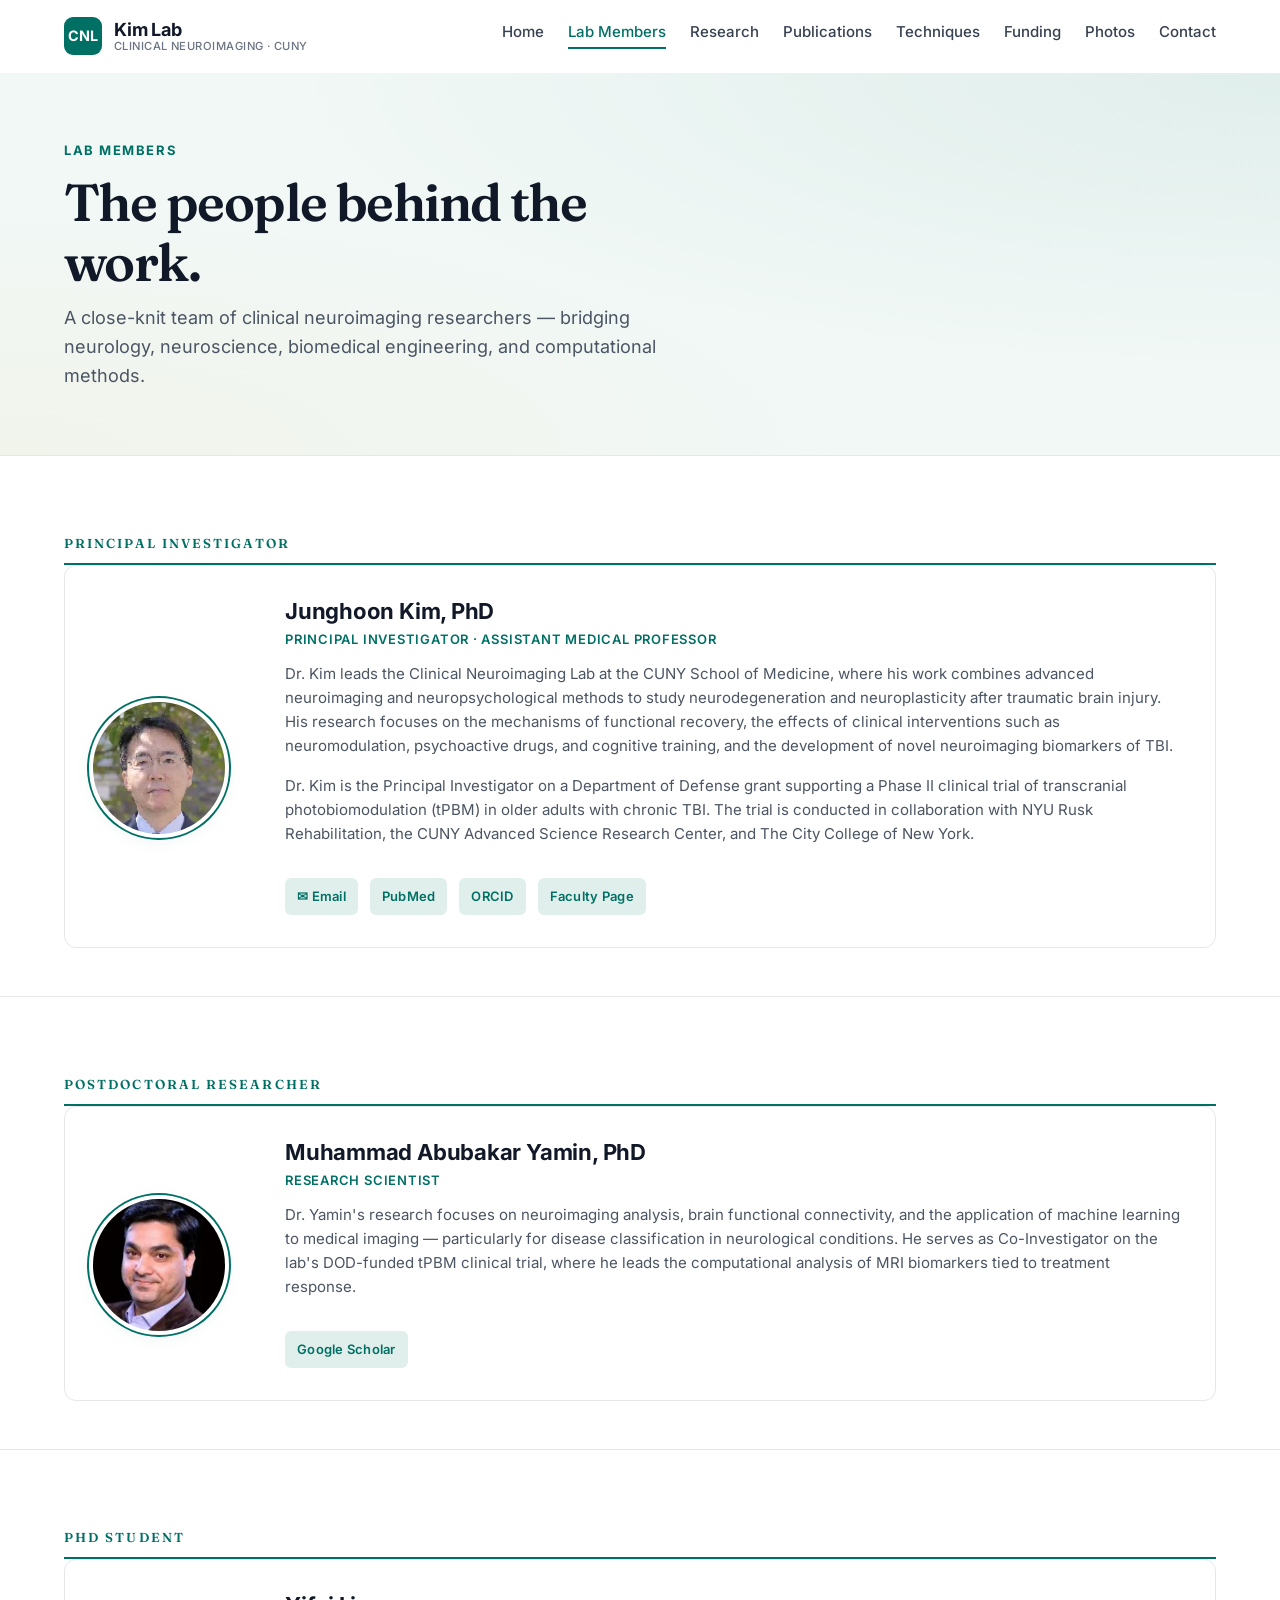
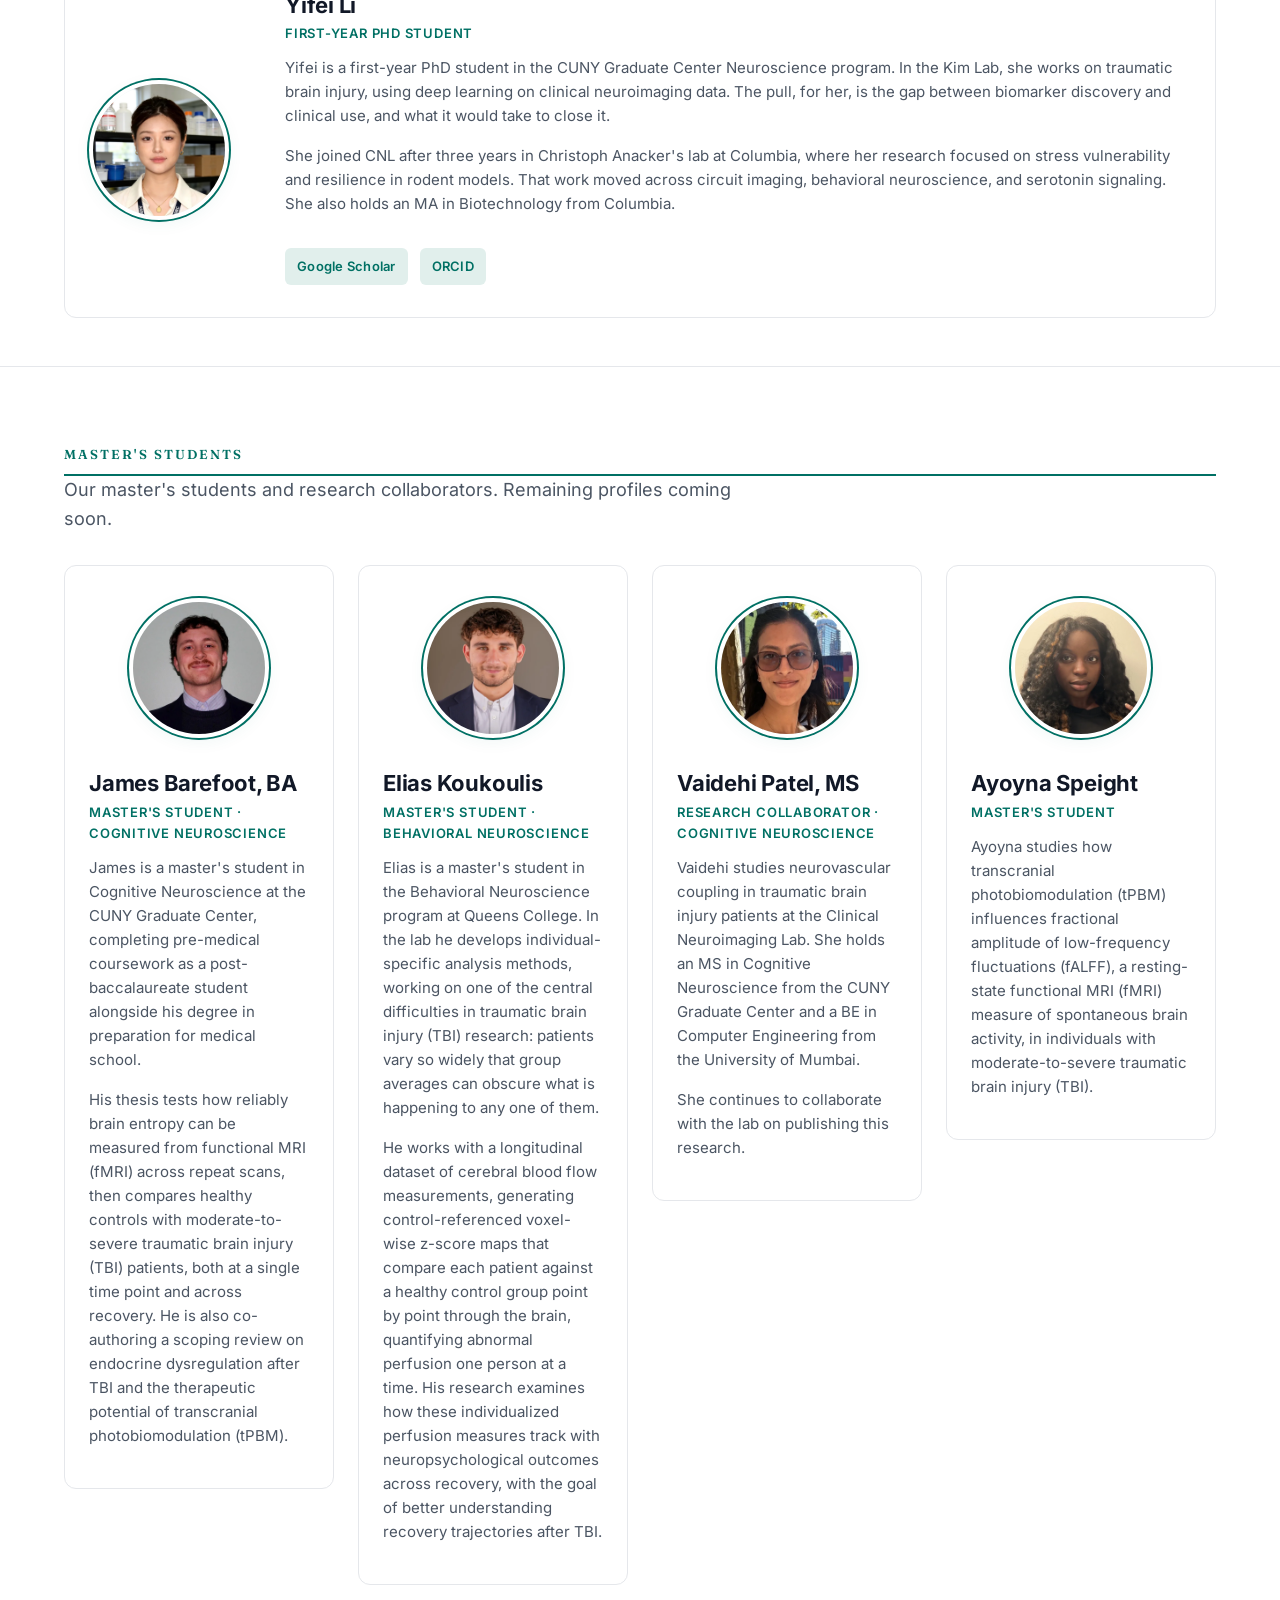
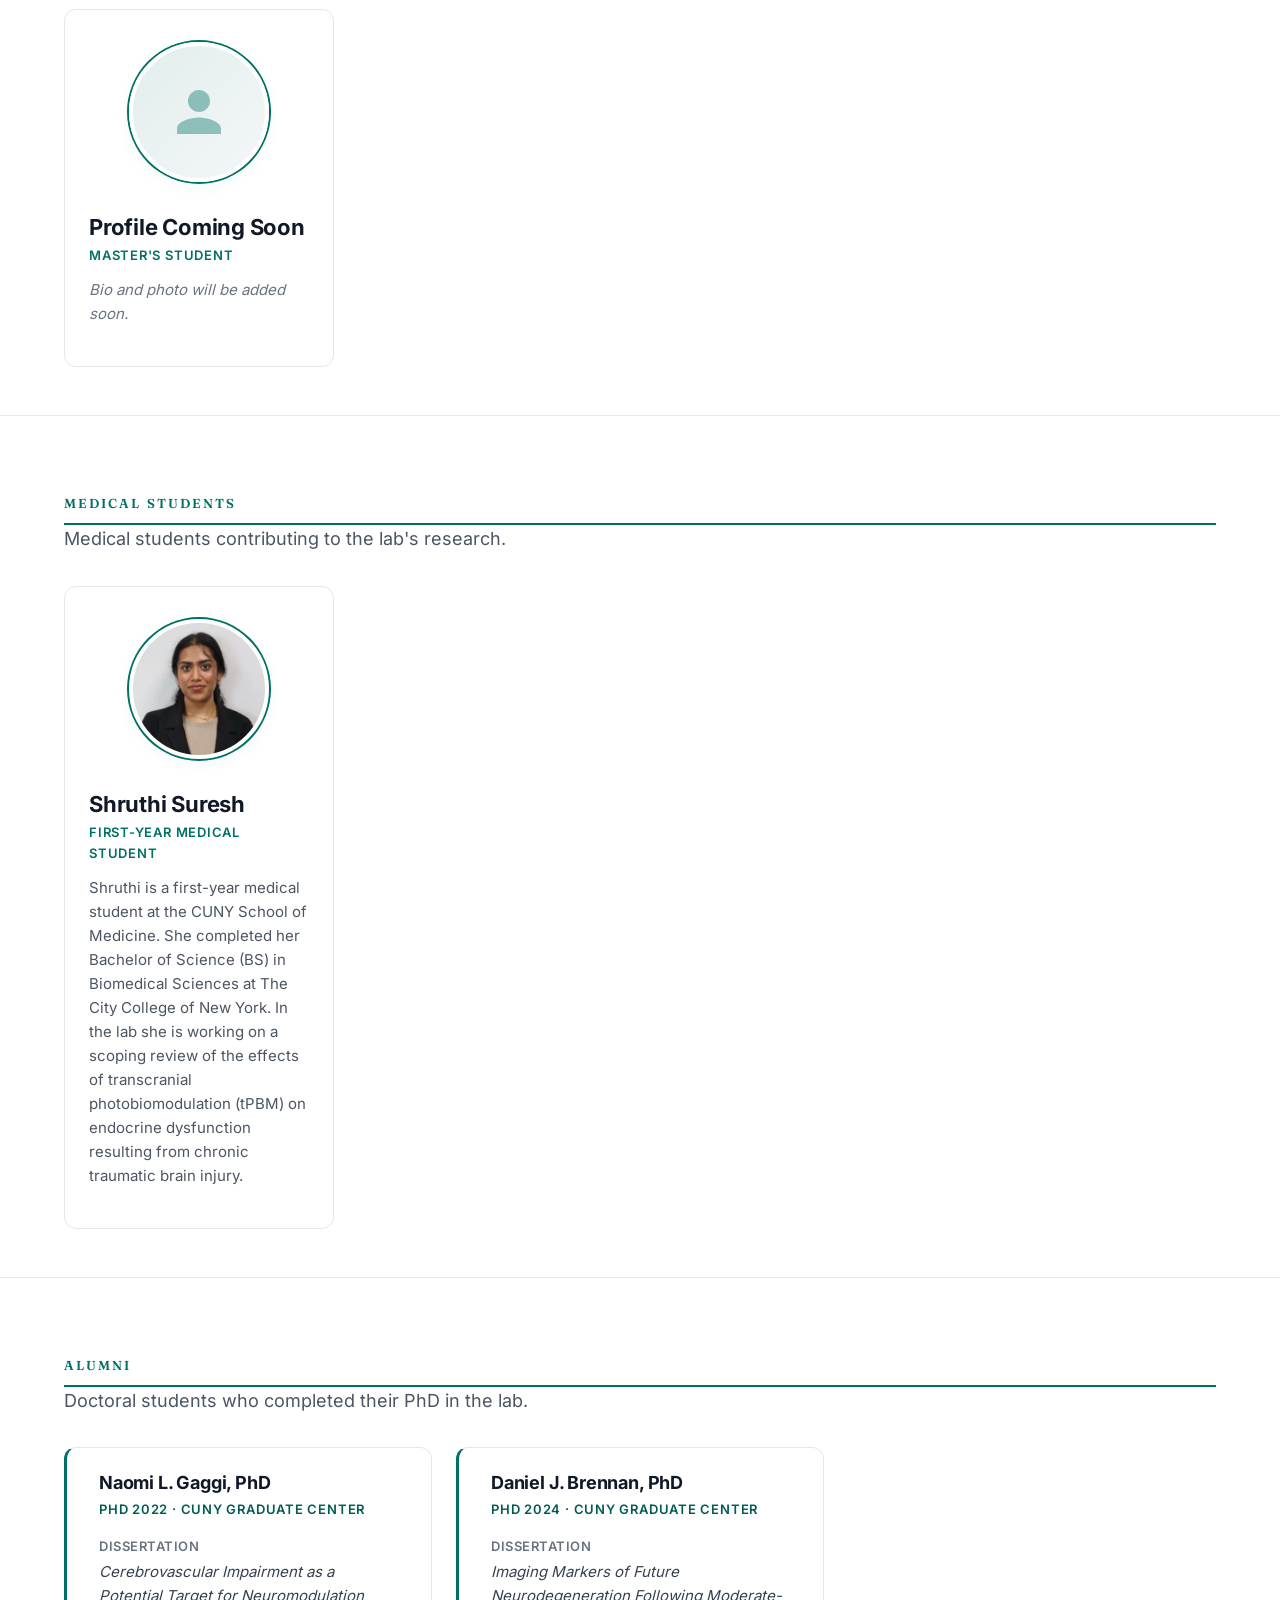
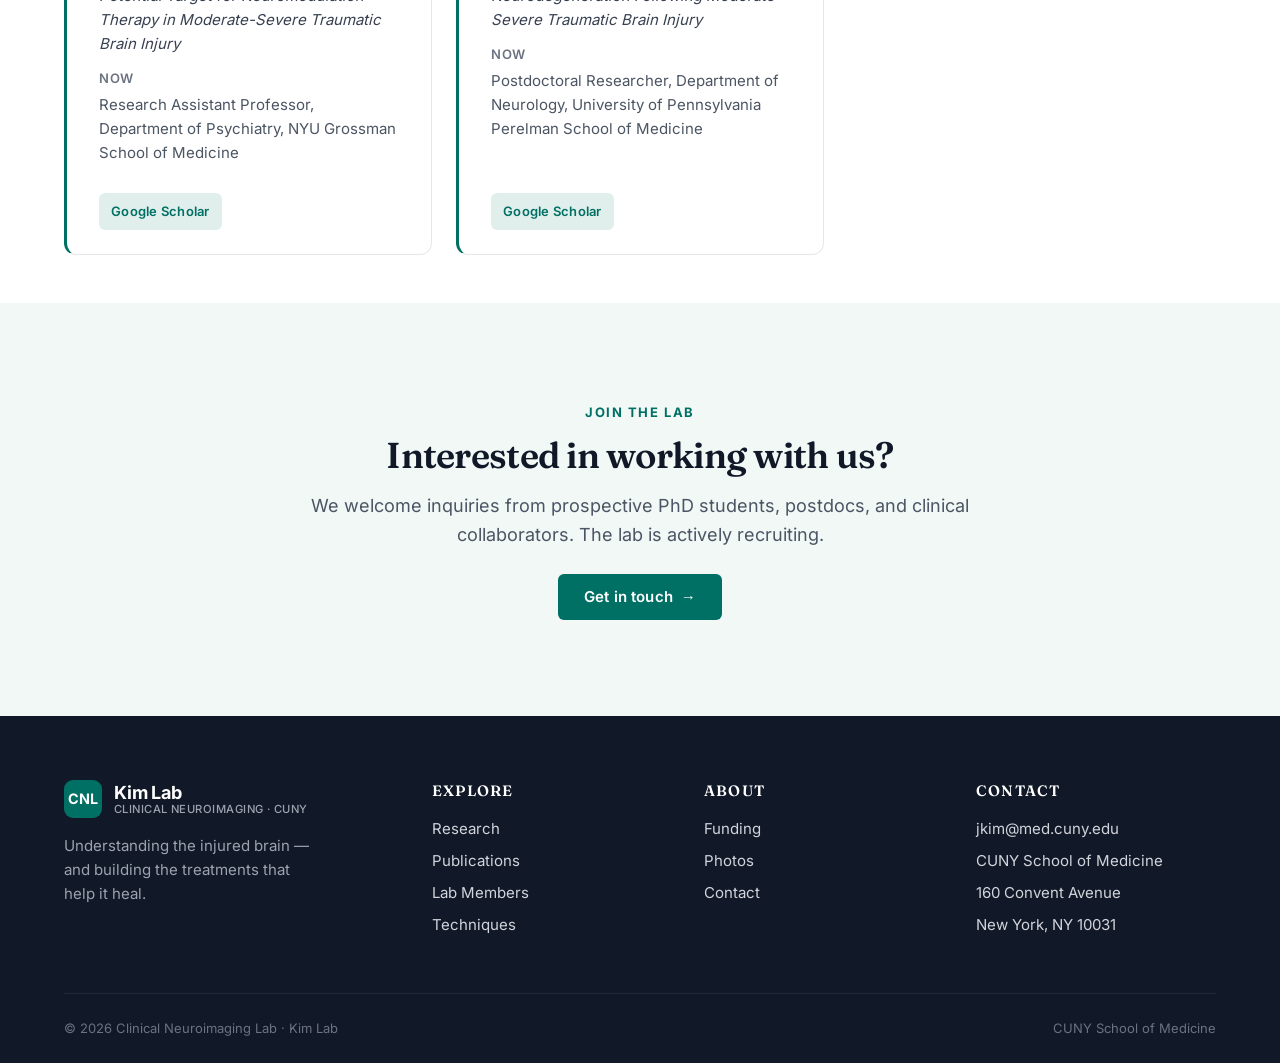
<file: members.html>
<!DOCTYPE html>
<html lang="en">
<head>
  <meta charset="UTF-8" />
  <meta name="viewport" content="width=device-width, initial-scale=1.0" />

  <title>Lab Members — Kim Lab | Clinical Neuroimaging Lab</title>
  <meta name="description" content="Meet the researchers of the Kim Lab — the Principal Investigator, research scientists, PhD and master's students, and doctoral alumni of the Clinical Neuroimaging Lab." />
  <link rel="canonical" href="https://cnl-cunymed.github.io/lab-website/members.html" />

  <!-- Open Graph -->
  <meta property="og:type" content="website" />
  <meta property="og:url" content="https://cnl-cunymed.github.io/lab-website/members.html" />
  <meta property="og:title" content="Lab Members — Kim Lab" />
  <meta property="og:description" content="Meet the researchers of the Kim Lab — the Principal Investigator, research scientists, PhD and master's students, and doctoral alumni of the Clinical Neuroimaging Lab." />
  <meta property="og:image" content="https://cnl-cunymed.github.io/lab-website/images/social-card.jpg" />
  <meta property="og:site_name" content="Clinical Neuroimaging Lab — Kim Lab" />

  <!-- Twitter -->
  <meta name="twitter:card" content="summary_large_image" />
  <meta name="twitter:title" content="Lab Members — Kim Lab" />
  <meta name="twitter:description" content="Meet the researchers of the Kim Lab — the Principal Investigator, research scientists, PhD and master's students, and doctoral alumni of the Clinical Neuroimaging Lab." />
  <meta name="twitter:image" content="https://cnl-cunymed.github.io/lab-website/images/social-card.jpg" />

  <script type="application/ld+json">
{
  "@context": "https://schema.org",
  "@type": "Person",
  "name": "Junghoon Kim",
  "jobTitle": "Principal Investigator",
  "email": "jkim@med.cuny.edu",
  "worksFor": {
    "@type": "Organization",
    "name": "Clinical Neuroimaging Lab (Kim Lab)",
    "url": "https://cnl-cunymed.github.io/lab-website/"
  },
  "affiliation": {
    "@type": "CollegeOrUniversity",
    "name": "CUNY School of Medicine"
  }
}
  </script>

<!-- @sync:head-common -->
  <meta name="theme-color" content="#007064" />
  <link rel="stylesheet" href="css/style.css" />
  <link rel="icon" type="image/svg+xml" href="data:image/svg+xml,%3Csvg xmlns='http://www.w3.org/2000/svg' viewBox='0 0 32 32'%3E%3Crect width='32' height='32' rx='7' fill='%23007064'/%3E%3Ctext x='50%25' y='52%25' text-anchor='middle' dominant-baseline='middle' fill='white' font-family='-apple-system,sans-serif' font-weight='800' font-size='14' letter-spacing='-1'%3ECNL%3C/text%3E%3C/svg%3E" />
<!-- @end:head-common -->
</head>
<body>

<!-- @sync:header -->
  <a href="#main" class="skip-link">Skip to content</a>

  <header class="site-header" role="banner">
    <div class="container">
      <nav class="nav" aria-label="Primary">
        <a href="index.html" class="brand">
          <span class="brand-mark" aria-hidden="true">CNL</span>
          <span class="brand-text">
            Kim Lab
            <small>Clinical Neuroimaging · CUNY</small>
          </span>
        </a>
        <button class="nav-toggle" aria-expanded="false" aria-controls="primary-menu" aria-label="Toggle menu">
          <span></span><span></span><span></span>
        </button>
        <ul class="nav-links" id="primary-menu">
          <li><a href="index.html">Home</a></li>
          <li><a href="members.html">Lab Members</a></li>
          <li><a href="research.html">Research</a></li>
          <li><a href="publications.html">Publications</a></li>
          <li><a href="techniques.html">Techniques</a></li>
          <li><a href="funding.html">Funding</a></li>
          <li><a href="photos.html">Photos</a></li>
          <li><a href="contact.html">Contact</a></li>
        </ul>
      </nav>
    </div>
  </header>
<!-- @end:header -->

  <main id="main">

    <section class="page-hero">
      <div class="container">
        <span class="eyebrow">Lab Members</span>
        <h1>The people behind the work.</h1>
        <p class="lede">A close-knit team of clinical neuroimaging researchers — bridging neurology, neuroscience, biomedical engineering, and computational methods.</p>
      </div>
    </section>

    <!-- ============================================
         PRINCIPAL INVESTIGATOR
         ============================================ -->
    <section class="members-section">
      <div class="container">
        <h2 class="technique-category-head">Principal Investigator</h2>

        <div class="member-grid" style="grid-template-columns: 1fr;">
          <article class="member-card featured fade-in">
            <div class="member-photo">
              <picture><source type="image/webp" srcset="images/people/junghoon-kim.webp" /><img src="images/people/junghoon-kim.jpg" alt="Dr. Junghoon Kim, Principal Investigator" loading="lazy" width="123" height="123" /></picture>
            </div>
            <div class="member-body">
              <h3 class="member-name">Junghoon Kim, PhD</h3>
              <div class="member-role">Principal Investigator · Assistant Medical Professor</div>
              <p class="member-bio">
                Dr. Kim leads the Clinical Neuroimaging Lab at the CUNY School of Medicine, where his work combines advanced neuroimaging and neuropsychological methods to study neurodegeneration and neuroplasticity after traumatic brain injury. His research focuses on the mechanisms of functional recovery, the effects of clinical interventions such as neuromodulation, psychoactive drugs, and cognitive training, and the development of novel neuroimaging biomarkers of TBI.
              </p>
              <p class="member-bio">
                Dr. Kim is the Principal Investigator on a Department of Defense grant supporting a Phase II clinical trial of transcranial photobiomodulation (tPBM) in older adults with chronic TBI. The trial is conducted in collaboration with NYU Rusk Rehabilitation, the CUNY Advanced Science Research Center, and The City College of New York.
              </p>
              <div class="member-links">
                <a class="member-link" href="mailto:jkim@med.cuny.edu">✉ Email</a>
                <a class="member-link" href="https://www.ncbi.nlm.nih.gov/myncbi/junghoon.kim.1/bibliography/public/" target="_blank" rel="noopener">PubMed</a>
                <a class="member-link" href="https://orcid.org/0000-0001-5729-8993" target="_blank" rel="noopener">ORCID</a>
                <a class="member-link" href="https://medicine.cuny.edu/staff/junghoon-kim-phd/" target="_blank" rel="noopener">Faculty Page</a>
              </div>
            </div>
          </article>
        </div>
      </div>
    </section>

    <!-- ============================================
         POSTDOC
         ============================================ -->
    <section class="members-section">
      <div class="container">
        <h2 class="technique-category-head">Postdoctoral Researcher</h2>

        <div class="member-grid" style="grid-template-columns: 1fr;">
          <article class="member-card featured fade-in">
            <div class="member-photo">
              <picture><source type="image/webp" srcset="images/people/abubakar-yamin.webp" /><img src="images/people/abubakar-yamin.jpg" alt="Dr. Muhammad Abubakar Yamin" loading="lazy" width="154" height="154" /></picture>
            </div>
            <div class="member-body">
              <h3 class="member-name">Muhammad Abubakar Yamin, PhD</h3>
              <div class="member-role">Research Scientist</div>
              <p class="member-bio">
                Dr. Yamin's research focuses on neuroimaging analysis, brain functional connectivity, and the application of machine learning to medical imaging — particularly for disease classification in neurological conditions. He serves as Co-Investigator on the lab's DOD-funded tPBM clinical trial, where he leads the computational analysis of MRI biomarkers tied to treatment response.
              </p>
              <div class="member-links">
                <a class="member-link" href="https://scholar.google.com/citations?user=K9nF3SsAAAAJ" target="_blank" rel="noopener">Google Scholar</a>
              </div>
            </div>
          </article>
        </div>
      </div>
    </section>

    <!-- ============================================
         PHD STUDENT
         ============================================ -->
    <section class="members-section">
      <div class="container">
        <h2 class="technique-category-head">PhD Student</h2>

        <div class="member-grid" style="grid-template-columns: 1fr;">
          <article class="member-card featured fade-in">
            <div class="member-photo">
              <picture><source type="image/webp" srcset="images/people/yifei-li.webp" /><img src="images/people/yifei-li.jpg" alt="Yifei Li" loading="lazy" width="600" height="600" /></picture>
            </div>
            <div class="member-body">
              <h3 class="member-name">Yifei Li</h3>
              <div class="member-role">First-Year PhD Student</div>
              <p class="member-bio">
                Yifei is a first-year PhD student in the CUNY Graduate Center Neuroscience program. In the Kim Lab, she works on traumatic brain injury, using deep learning on clinical neuroimaging data. The pull, for her, is the gap between biomarker discovery and clinical use, and what it would take to close it.
              </p>
              <p class="member-bio">
                She joined CNL after three years in Christoph Anacker's lab at Columbia, where her research focused on stress vulnerability and resilience in rodent models. That work moved across circuit imaging, behavioral neuroscience, and serotonin signaling. She also holds an MA in Biotechnology from Columbia.
              </p>
              <div class="member-links">
                <a class="member-link" href="https://scholar.google.com/citations?user=lSYEZIAAAAAJ" target="_blank" rel="noopener">Google Scholar</a>
                <a class="member-link" href="https://orcid.org/0009-0000-1136-6305" target="_blank" rel="noopener">ORCID</a>
              </div>
            </div>
          </article>
        </div>
      </div>
    </section>

    <!-- ============================================
         MASTER'S STUDENTS
         ============================================ -->
    <section class="members-section">
      <div class="container">
        <h2 class="technique-category-head">Master's Students</h2>
        <p class="lede" style="margin-bottom: var(--sp-6);">Our master's students and research collaborators. Remaining profiles coming soon.</p>

        <div class="member-grid">
          <article class="member-card fade-in">
            <div class="member-photo">
              <picture><source type="image/webp" srcset="images/people/james-barefoot.webp" /><img src="images/people/james-barefoot.jpg" alt="James Barefoot" loading="lazy" width="600" height="600" /></picture>
            </div>
            <div class="member-body">
              <h3 class="member-name">James Barefoot, BA</h3>
              <div class="member-role">Master's Student · Cognitive Neuroscience</div>
              <p class="member-bio">
                James is a master's student in Cognitive Neuroscience at the CUNY Graduate Center, completing pre-medical coursework as a post-baccalaureate student alongside his degree in preparation for medical school.
              </p>
              <p class="member-bio">
                His thesis tests how reliably brain entropy can be measured from functional MRI (fMRI) across repeat scans, then compares healthy controls with moderate-to-severe traumatic brain injury (TBI) patients, both at a single time point and across recovery. He is also co-authoring a scoping review on endocrine dysregulation after TBI and the therapeutic potential of transcranial photobiomodulation (tPBM).
              </p>
            </div>
          </article>

          <article class="member-card fade-in">
            <div class="member-photo">
              <picture><source type="image/webp" srcset="images/people/elias-koukoulis.webp" /><img src="images/people/elias-koukoulis.jpg" alt="Elias Koukoulis" loading="lazy" width="600" height="600" /></picture>
            </div>
            <div class="member-body">
              <h3 class="member-name">Elias Koukoulis</h3>
              <div class="member-role">Master's Student · Behavioral Neuroscience</div>
              <p class="member-bio">
                Elias is a master's student in the Behavioral Neuroscience program at Queens College. In the lab he develops individual-specific analysis methods, working on one of the central difficulties in traumatic brain injury (TBI) research: patients vary so widely that group averages can obscure what is happening to any one of them.
              </p>
              <p class="member-bio">
                He works with a longitudinal dataset of cerebral blood flow measurements, generating control-referenced voxel-wise z-score maps that compare each patient against a healthy control group point by point through the brain, quantifying abnormal perfusion one person at a time. His research examines how these individualized perfusion measures track with neuropsychological outcomes across recovery, with the goal of better understanding recovery trajectories after TBI.
              </p>
            </div>
          </article>

          <article class="member-card fade-in">
            <div class="member-photo">
              <picture><source type="image/webp" srcset="images/people/vaidehi-patel.webp" /><img src="images/people/vaidehi-patel.jpg" alt="Vaidehi Patel" loading="lazy" width="600" height="600" /></picture>
            </div>
            <div class="member-body">
              <h3 class="member-name">Vaidehi Patel, MS</h3>
              <div class="member-role">Research Collaborator · Cognitive Neuroscience</div>
              <p class="member-bio">
                Vaidehi studies neurovascular coupling in traumatic brain injury patients at the Clinical Neuroimaging Lab. She holds an MS in Cognitive Neuroscience from the CUNY Graduate Center and a BE in Computer Engineering from the University of Mumbai.
              </p>
              <p class="member-bio">
                She continues to collaborate with the lab on publishing this research.
              </p>
            </div>
          </article>

          <article class="member-card fade-in">
            <div class="member-photo">
              <picture><source type="image/webp" srcset="images/people/ayoyna-speight.webp" /><img src="images/people/ayoyna-speight.jpg" alt="Ayoyna Speight" loading="lazy" width="600" height="600" /></picture>
            </div>
            <div class="member-body">
              <h3 class="member-name">Ayoyna Speight</h3>
              <div class="member-role">Master's Student</div>
              <p class="member-bio">
                Ayoyna studies how transcranial photobiomodulation (tPBM) influences fractional amplitude of low-frequency fluctuations (fALFF), a resting-state functional MRI (fMRI) measure of spontaneous brain activity, in individuals with moderate-to-severe traumatic brain injury (TBI).
              </p>
            </div>
          </article>

          <article class="member-card placeholder fade-in">
            <div class="member-photo placeholder">
              <svg viewBox="0 0 24 24" xmlns="http://www.w3.org/2000/svg"><path d="M12 12c2.21 0 4-1.79 4-4s-1.79-4-4-4-4 1.79-4 4 1.79 4 4 4zm0 2c-2.67 0-8 1.34-8 4v2h16v-2c0-2.66-5.33-4-8-4z"/></svg>
            </div>
            <div class="member-body">
              <h3 class="member-name">Profile Coming Soon</h3>
              <div class="member-role">Master's Student</div>
              <p class="member-bio">Bio and photo will be added soon.</p>
            </div>
          </article>
        </div>
      </div>
    </section>

    <!-- ============================================
         MEDICAL STUDENTS
         ============================================ -->
    <section class="members-section">
      <div class="container">
        <h2 class="technique-category-head">Medical Students</h2>
        <p class="lede" style="margin-bottom: var(--sp-6);">Medical students contributing to the lab's research.</p>

        <div class="member-grid">
          <article class="member-card fade-in">
            <div class="member-photo">
              <picture><source type="image/webp" srcset="images/people/shruthi-suresh.webp" /><img src="images/people/shruthi-suresh.jpg" alt="Shruthi Suresh" loading="lazy" width="600" height="600" /></picture>
            </div>
            <div class="member-body">
              <h3 class="member-name">Shruthi Suresh</h3>
              <div class="member-role">First-Year Medical Student</div>
              <p class="member-bio">
                Shruthi is a first-year medical student at the CUNY School of Medicine. She completed her Bachelor of Science (BS) in Biomedical Sciences at The City College of New York. In the lab she is working on a scoping review of the effects of transcranial photobiomodulation (tPBM) on endocrine dysfunction resulting from chronic traumatic brain injury.
              </p>
            </div>
          </article>
        </div>
      </div>
    </section>

    <!-- ============================================
         ALUMNI
         ============================================ -->
    <section class="members-section">
      <div class="container">
        <h2 class="technique-category-head">Alumni</h2>
        <p class="lede" style="margin-bottom: var(--sp-6);">Doctoral students who completed their PhD in the lab.</p>

        <div class="alumni-grid">
          <article class="alumni-card fade-in">
            <h3 class="alumni-name">Naomi L. Gaggi, PhD</h3>
            <div class="alumni-degree">PhD 2022 · CUNY Graduate Center</div>
            <p class="alumni-detail">
              <span class="alumni-label">Dissertation</span>
              <span class="alumni-thesis">Cerebrovascular Impairment as a Potential Target for Neuromodulation Therapy in Moderate-Severe Traumatic Brain Injury</span>
            </p>
            <p class="alumni-detail">
              <span class="alumni-label">Now</span>
              Research Assistant Professor, Department of Psychiatry, NYU Grossman School of Medicine
            </p>
            <div class="member-links">
              <a class="member-link" href="https://scholar.google.com/citations?user=JZvev3UAAAAJ" target="_blank" rel="noopener">Google Scholar</a>
            </div>
          </article>

          <article class="alumni-card fade-in">
            <h3 class="alumni-name">Daniel J. Brennan, PhD</h3>
            <div class="alumni-degree">PhD 2024 · CUNY Graduate Center</div>
            <p class="alumni-detail">
              <span class="alumni-label">Dissertation</span>
              <span class="alumni-thesis">Imaging Markers of Future Neurodegeneration Following Moderate-Severe Traumatic Brain Injury</span>
            </p>
            <p class="alumni-detail">
              <span class="alumni-label">Now</span>
              Postdoctoral Researcher, Department of Neurology, University of Pennsylvania Perelman School of Medicine
            </p>
            <div class="member-links">
              <a class="member-link" href="https://scholar.google.com/citations?user=_wRxazUAAAAJ" target="_blank" rel="noopener">Google Scholar</a>
            </div>
          </article>
        </div>
      </div>
    </section>

    <!-- ============================================
         JOIN US CTA
         ============================================ -->
    <section class="section section-tint">
      <div class="container container-narrow center">
        <span class="eyebrow">Join the Lab</span>
        <h2>Interested in working with us?</h2>
        <p class="lede">We welcome inquiries from prospective PhD students, postdocs, and clinical collaborators. The lab is actively recruiting.</p>
        <div style="margin-top: var(--sp-5);">
          <a class="btn btn-primary btn-arrow" href="contact.html">Get in touch</a>
        </div>
      </div>
    </section>

  </main>

<!-- @sync:footer -->
  <footer class="site-footer" role="contentinfo">
    <div class="container">
      <div class="footer-grid">
        <div>
          <a href="index.html" class="brand" style="color: var(--white);">
            <span class="brand-mark" aria-hidden="true">CNL</span>
            <span class="brand-text">
              Kim Lab
              <small style="color: var(--gray-400);">Clinical Neuroimaging · CUNY</small>
            </span>
          </a>
          <p class="footer-brand-tag" style="margin-top: var(--sp-4);">
            Understanding the injured brain — and building the treatments that help it heal.
          </p>
        </div>
        <div>
          <h2>Explore</h2>
          <ul>
            <li><a href="research.html">Research</a></li>
            <li><a href="publications.html">Publications</a></li>
            <li><a href="members.html">Lab Members</a></li>
            <li><a href="techniques.html">Techniques</a></li>
          </ul>
        </div>
        <div>
          <h2>About</h2>
          <ul>
            <li><a href="funding.html">Funding</a></li>
            <li><a href="photos.html">Photos</a></li>
            <li><a href="contact.html">Contact</a></li>
          </ul>
        </div>
        <div>
          <h2>Contact</h2>
          <ul>
            <li><a href="mailto:jkim@med.cuny.edu">jkim@med.cuny.edu</a></li>
            <li>CUNY School of Medicine</li>
            <li>160 Convent Avenue</li>
            <li>New York, NY 10031</li>
          </ul>
        </div>
      </div>
      <div class="footer-bottom">
        <span>© <span data-current-year>2026</span> Clinical Neuroimaging Lab · Kim Lab</span>
        <span>CUNY School of Medicine</span>
      </div>
    </div>
  </footer>
<!-- @end:footer -->

  <script src="js/main.js" defer></script>
</body>
</html>
</file>
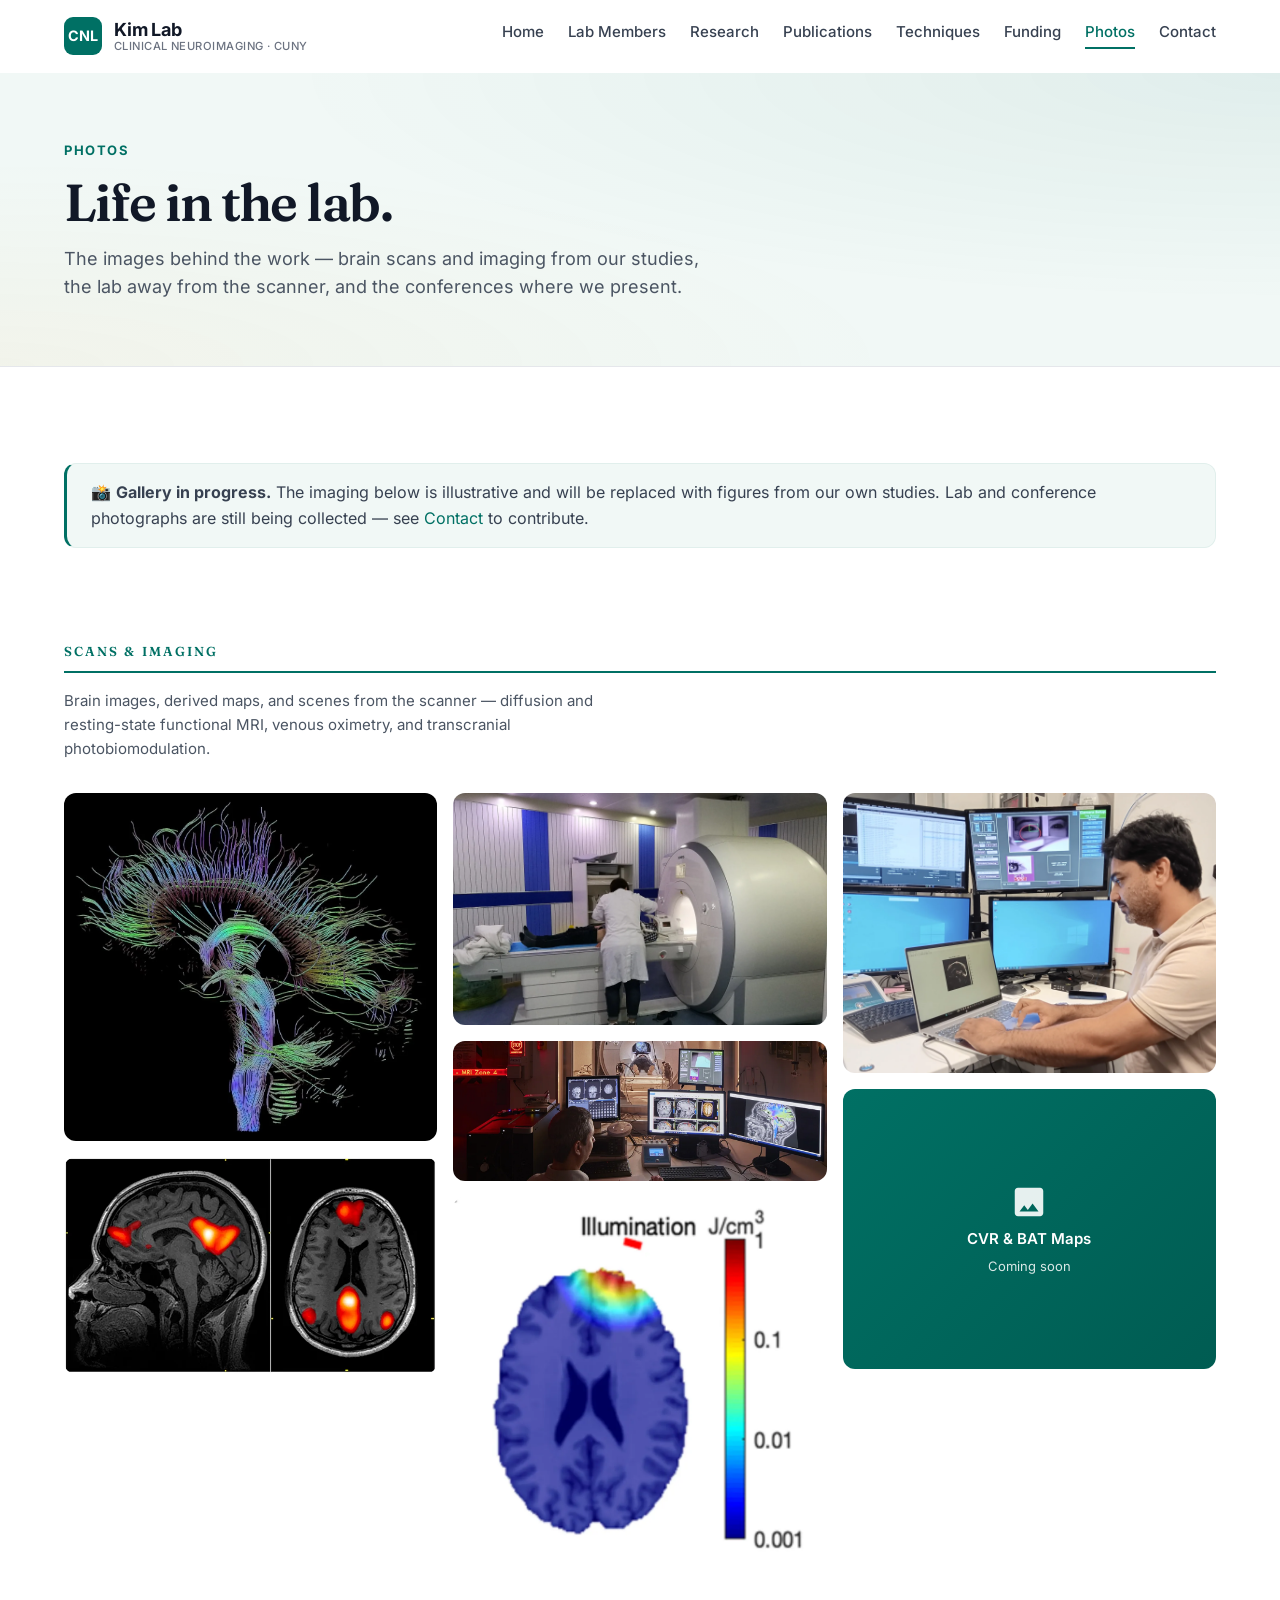
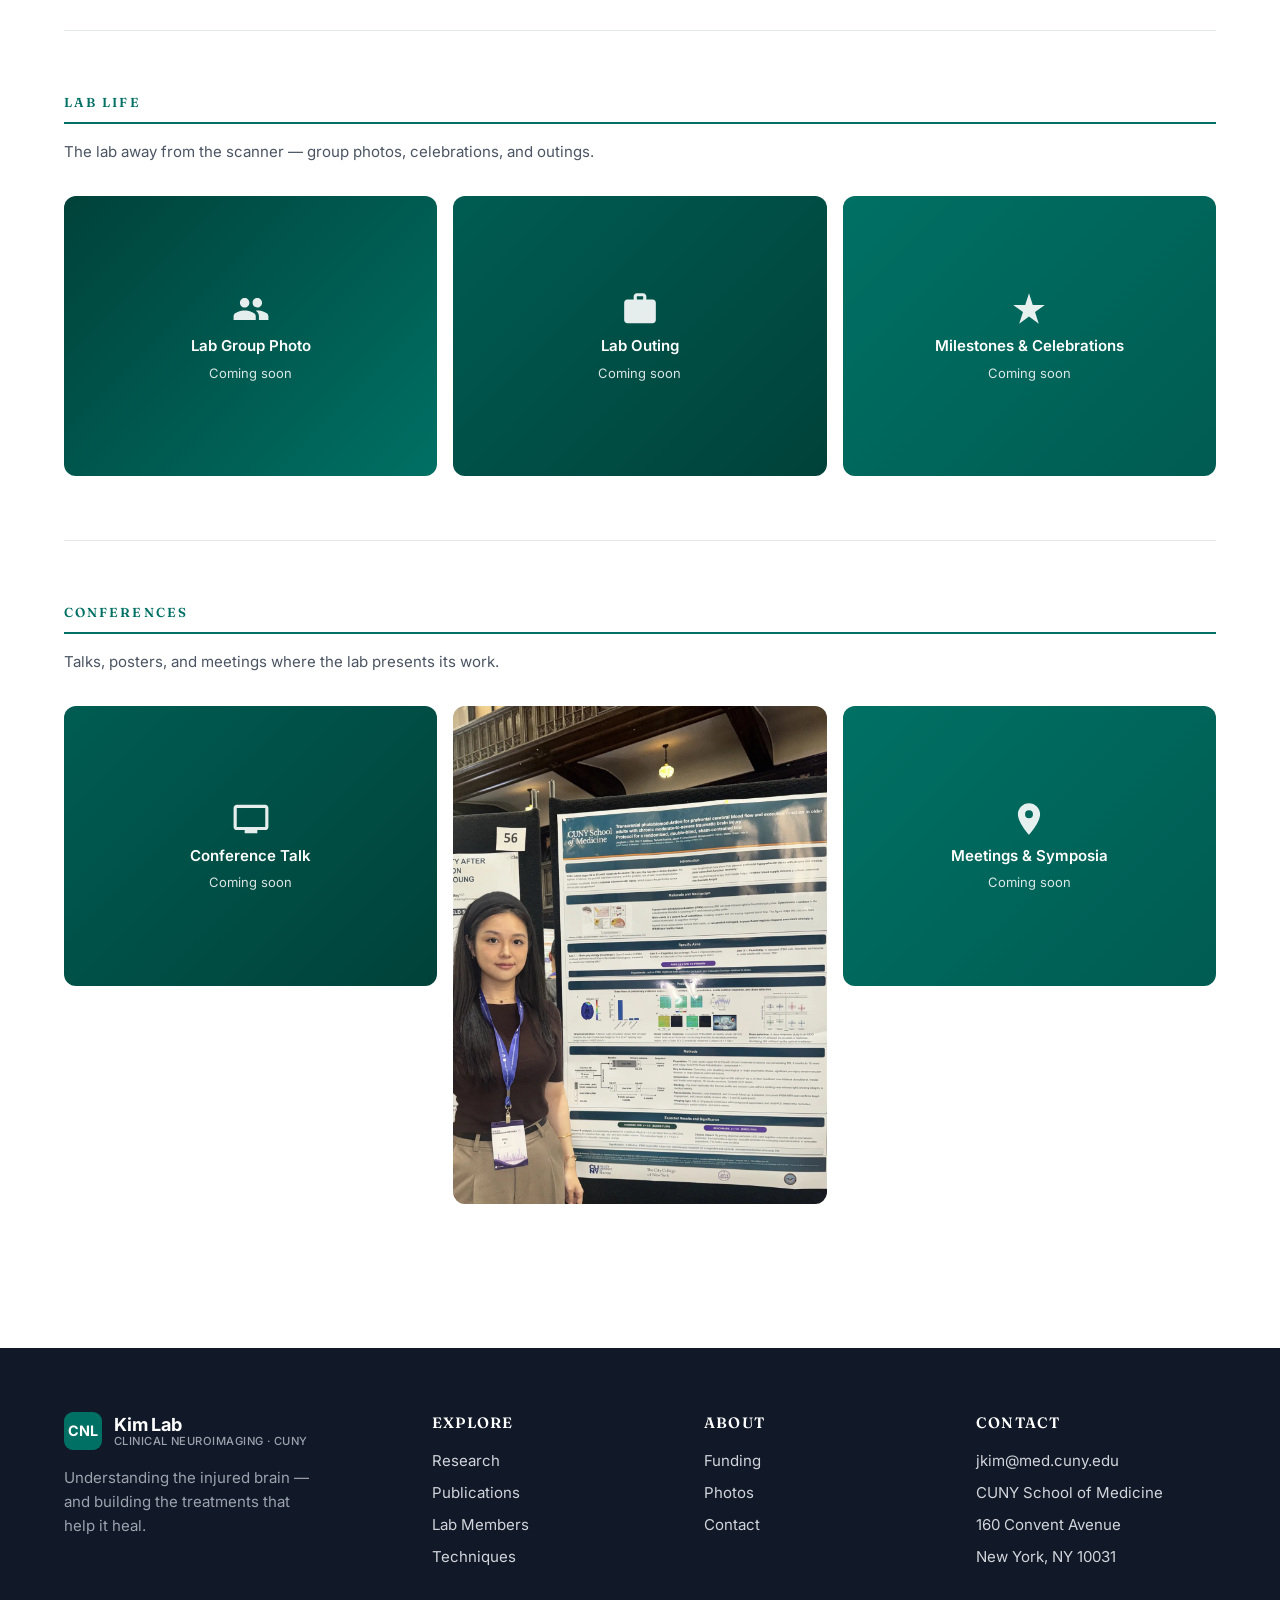
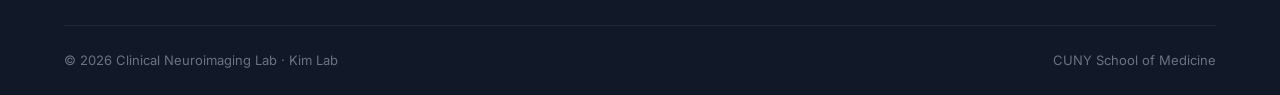
<file: photos.html>
<!DOCTYPE html>
<html lang="en">
<head>
  <meta charset="UTF-8" />
  <meta name="viewport" content="width=device-width, initial-scale=1.0" />

  <title>Photos — Kim Lab | Clinical Neuroimaging Lab</title>
  <meta name="description" content="Brain scans and imaging from Kim Lab studies, plus photos of lab life and the conferences where we present." />
  <link rel="canonical" href="https://cnl-cunymed.github.io/lab-website/photos.html" />

  <!-- Open Graph -->
  <meta property="og:type" content="website" />
  <meta property="og:url" content="https://cnl-cunymed.github.io/lab-website/photos.html" />
  <meta property="og:title" content="Photos — Kim Lab" />
  <meta property="og:description" content="Brain scans and imaging from Kim Lab studies, plus photos of lab life and the conferences where we present." />
  <meta property="og:image" content="https://cnl-cunymed.github.io/lab-website/images/social-card.jpg" />
  <meta property="og:site_name" content="Clinical Neuroimaging Lab — Kim Lab" />

  <!-- Twitter -->
  <meta name="twitter:card" content="summary_large_image" />
  <meta name="twitter:title" content="Photos — Kim Lab" />
  <meta name="twitter:description" content="Brain scans and imaging from Kim Lab studies, plus photos of lab life and the conferences where we present." />
  <meta name="twitter:image" content="https://cnl-cunymed.github.io/lab-website/images/social-card.jpg" />

<!-- @sync:head-common -->
  <meta name="theme-color" content="#007064" />
  <link rel="stylesheet" href="css/style.css" />
  <link rel="icon" type="image/svg+xml" href="data:image/svg+xml,%3Csvg xmlns='http://www.w3.org/2000/svg' viewBox='0 0 32 32'%3E%3Crect width='32' height='32' rx='7' fill='%23007064'/%3E%3Ctext x='50%25' y='52%25' text-anchor='middle' dominant-baseline='middle' fill='white' font-family='-apple-system,sans-serif' font-weight='800' font-size='14' letter-spacing='-1'%3ECNL%3C/text%3E%3C/svg%3E" />
<!-- @end:head-common -->
</head>
<body>

<!-- @sync:header -->
  <a href="#main" class="skip-link">Skip to content</a>

  <header class="site-header" role="banner">
    <div class="container">
      <nav class="nav" aria-label="Primary">
        <a href="index.html" class="brand">
          <span class="brand-mark" aria-hidden="true">CNL</span>
          <span class="brand-text">
            Kim Lab
            <small>Clinical Neuroimaging · CUNY</small>
          </span>
        </a>
        <button class="nav-toggle" aria-expanded="false" aria-controls="primary-menu" aria-label="Toggle menu">
          <span></span><span></span><span></span>
        </button>
        <ul class="nav-links" id="primary-menu">
          <li><a href="index.html">Home</a></li>
          <li><a href="members.html">Lab Members</a></li>
          <li><a href="research.html">Research</a></li>
          <li><a href="publications.html">Publications</a></li>
          <li><a href="techniques.html">Techniques</a></li>
          <li><a href="funding.html">Funding</a></li>
          <li><a href="photos.html">Photos</a></li>
          <li><a href="contact.html">Contact</a></li>
        </ul>
      </nav>
    </div>
  </header>
<!-- @end:header -->

  <main id="main">

    <section class="page-hero">
      <div class="container">
        <span class="eyebrow">Photos</span>
        <h1>Life in the lab.</h1>
        <p class="lede">The images behind the work — brain scans and imaging from our studies, the lab away from the scanner, and the conferences where we present.</p>
      </div>
    </section>

    <section class="section">
      <div class="container">

        <div class="gallery-empty-note">
          <p style="margin-bottom:0; color: var(--gray-700);">📸 <strong>Gallery in progress.</strong> The imaging below is illustrative and will be replaced with figures from our own studies. Lab and conference photographs are still being collected — see <a href="contact.html">Contact</a> to contribute.</p>
        </div>

        <!-- ============================================
             SCANS & IMAGING
             ============================================ -->
        <div class="gallery-section">
          <h2 class="technique-category-head">Scans &amp; Imaging</h2>
          <p class="gallery-section-intro">Brain images, derived maps, and scenes from the scanner — diffusion and resting-state functional MRI, venous oximetry, and transcranial photobiomodulation.</p>

          <div class="photo-grid">
            <div class="photo-item">
              <picture><source type="image/webp" srcset="images/photos/dti-art.webp" /><img src="images/photos/dti-art.jpg" alt="Diffusion tensor imaging tractography showing white matter pathways of the brain" loading="lazy" width="1021" height="952" /></picture>
              <div class="photo-caption">DTI Tractography · White Matter Pathways</div>
            </div>

            <div class="photo-item">
              <picture><source type="image/webp" srcset="images/photos/fmri-art.webp" /><img src="images/photos/fmri-art.jpg" alt="Default mode network shown as a functional MRI connectivity pattern" loading="lazy" width="709" height="411" /></picture>
              <div class="photo-caption">Default Mode Network · Resting-State fMRI</div>
            </div>

            <div class="photo-item">
              <picture><source type="image/webp" srcset="images/photos/scanner-day.webp" /><img src="images/photos/scanner-day.jpg" alt="A participant being positioned in an MRI scanner" loading="lazy" width="1600" height="992" /></picture>
              <div class="photo-caption">Scan Session · Participant Positioning</div>
            </div>

            <div class="photo-item">
              <picture><source type="image/webp" srcset="images/photos/asrc-mri-facility.webp" /><img src="images/photos/asrc-mri-facility.jpg" alt="The MRI control room at the CUNY Advanced Science Research Center, showing the Siemens 3 Tesla Prisma scanner through the window and brain images on the console monitors" loading="lazy" width="1280" height="480" /></picture>
              <div class="photo-caption">CUNY ASRC MRI Facility · Siemens 3T Prisma</div>
            </div>

            <div class="photo-item">
              <picture><source type="image/webp" srcset="images/photos/tpbm-dose-map.webp" /><img src="images/photos/tpbm-dose-map.png" alt="Monte Carlo simulation of 808 nm near-infrared light absorption in an axial brain slice, showing dose concentrated in prefrontal cortex beneath the illumination site" loading="lazy" width="920" height="950" /></picture>
              <div class="photo-caption">tPBM Dose Map · Light Delivered to Prefrontal Cortex</div>
            </div>

            <div class="photo-item">
              <picture><source type="image/webp" srcset="images/photos/pilot-scan-2026.webp" /><img src="images/photos/pilot-scan-2026.jpg" alt="A researcher at the MRI console during a scan session for the lab's transcranial photobiomodulation project, with eye-tracking video and a vessel region-of-interest visible on the monitors" loading="lazy" width="1600" height="1200" /></picture>
              <div class="photo-caption">tPBM Project · TRUPC Venous Oximetry</div>
            </div>

            <div class="photo-item placeholder-photo placeholder-photo--a">
              <svg viewBox="0 0 24 24" xmlns="http://www.w3.org/2000/svg" fill="white" aria-hidden="true"><path d="M19 3H5c-1.11 0-2 .9-2 2v14c0 1.1.89 2 2 2h14c1.11 0 2-.9 2-2V5c0-1.1-.89-2-2-2zm-1 15H6l3-4 2.25 3 3-4L18 18z"/></svg>
              <div>CVR &amp; BAT Maps</div>
              <small>Coming soon</small>
            </div>
          </div>
        </div>

        <!-- ============================================
             LAB LIFE
             ============================================ -->
        <div class="gallery-section">
          <h2 class="technique-category-head">Lab Life</h2>
          <p class="gallery-section-intro">The lab away from the scanner — group photos, celebrations, and outings.</p>

          <div class="photo-grid">
            <div class="photo-item placeholder-photo placeholder-photo--b">
              <svg viewBox="0 0 24 24" xmlns="http://www.w3.org/2000/svg" fill="white" aria-hidden="true"><path d="M16 11c1.66 0 2.99-1.34 2.99-3S17.66 5 16 5c-1.66 0-3 1.34-3 3s1.34 3 3 3zm-8 0c1.66 0 2.99-1.34 2.99-3S9.66 5 8 5C6.34 5 5 6.34 5 8s1.34 3 3 3zm0 2c-2.33 0-7 1.17-7 3.5V19h14v-2.5c0-2.33-4.67-3.5-7-3.5zm8 0c-.29 0-.62.02-.97.05 1.16.84 1.97 1.97 1.97 3.45V19h6v-2.5c0-2.33-4.67-3.5-7-3.5z"/></svg>
              <div>Lab Group Photo</div>
              <small>Coming soon</small>
            </div>

            <div class="photo-item placeholder-photo placeholder-photo--c">
              <svg viewBox="0 0 24 24" xmlns="http://www.w3.org/2000/svg" fill="white" aria-hidden="true"><path d="M20 6h-4V4c0-1.11-.89-2-2-2h-4c-1.11 0-2 .89-2 2v2H4c-1.11 0-1.99.89-1.99 2L2 19c0 1.11.89 2 2 2h16c1.11 0 2-.89 2-2V8c0-1.11-.89-2-2-2zm-6 0h-4V4h4v2z"/></svg>
              <div>Lab Outing</div>
              <small>Coming soon</small>
            </div>

            <div class="photo-item placeholder-photo placeholder-photo--a">
              <svg viewBox="0 0 24 24" xmlns="http://www.w3.org/2000/svg" fill="white" aria-hidden="true"><path d="M12 2l2.4 7.4H22l-6.2 4.5 2.4 7.4-6.2-4.6-6.2 4.6 2.4-7.4L2 9.4h7.6z"/></svg>
              <div>Milestones &amp; Celebrations</div>
              <small>Coming soon</small>
            </div>
          </div>
        </div>

        <!-- ============================================
             CONFERENCES
             ============================================ -->
        <div class="gallery-section">
          <h2 class="technique-category-head">Conferences</h2>
          <p class="gallery-section-intro">Talks, posters, and meetings where the lab presents its work.</p>

          <div class="photo-grid">
            <div class="photo-item placeholder-photo placeholder-photo--c">
              <svg viewBox="0 0 24 24" xmlns="http://www.w3.org/2000/svg" fill="white" aria-hidden="true"><path d="M21 3H3c-1.1 0-2 .9-2 2v12c0 1.1.9 2 2 2h5v2h8v-2h5c1.1 0 2-.9 2-2V5c0-1.1-.9-2-2-2zm0 14H3V5h18v12z"/></svg>
              <div>Conference Talk</div>
              <small>Coming soon</small>
            </div>

            <div class="photo-item">
              <picture><source type="image/webp" srcset="images/photos/nyc-neuromodulation-2026.webp" /><img src="images/photos/nyc-neuromodulation-2026.jpg" alt="Yifei Li beside her poster on the lab's transcranial photobiomodulation trial protocol at the NYC Neuromodulation 2026 conference" loading="lazy" width="1200" height="1600" /></picture>
              <div class="photo-caption">NYC Neuromodulation 2026 · tPBM Trial Protocol Poster</div>
            </div>

            <div class="photo-item placeholder-photo placeholder-photo--a">
              <svg viewBox="0 0 24 24" xmlns="http://www.w3.org/2000/svg" fill="white" aria-hidden="true"><path d="M12 2C8.13 2 5 5.13 5 9c0 5.25 7 13 7 13s7-7.75 7-13c0-3.87-3.13-7-7-7zm0 9.5a2.5 2.5 0 010-5 2.5 2.5 0 010 5z"/></svg>
              <div>Meetings &amp; Symposia</div>
              <small>Coming soon</small>
            </div>
          </div>
        </div>

      </div>
    </section>

  </main>

<!-- @sync:footer -->
  <footer class="site-footer" role="contentinfo">
    <div class="container">
      <div class="footer-grid">
        <div>
          <a href="index.html" class="brand" style="color: var(--white);">
            <span class="brand-mark" aria-hidden="true">CNL</span>
            <span class="brand-text">
              Kim Lab
              <small style="color: var(--gray-400);">Clinical Neuroimaging · CUNY</small>
            </span>
          </a>
          <p class="footer-brand-tag" style="margin-top: var(--sp-4);">
            Understanding the injured brain — and building the treatments that help it heal.
          </p>
        </div>
        <div>
          <h2>Explore</h2>
          <ul>
            <li><a href="research.html">Research</a></li>
            <li><a href="publications.html">Publications</a></li>
            <li><a href="members.html">Lab Members</a></li>
            <li><a href="techniques.html">Techniques</a></li>
          </ul>
        </div>
        <div>
          <h2>About</h2>
          <ul>
            <li><a href="funding.html">Funding</a></li>
            <li><a href="photos.html">Photos</a></li>
            <li><a href="contact.html">Contact</a></li>
          </ul>
        </div>
        <div>
          <h2>Contact</h2>
          <ul>
            <li><a href="mailto:jkim@med.cuny.edu">jkim@med.cuny.edu</a></li>
            <li>CUNY School of Medicine</li>
            <li>160 Convent Avenue</li>
            <li>New York, NY 10031</li>
          </ul>
        </div>
      </div>
      <div class="footer-bottom">
        <span>© <span data-current-year>2026</span> Clinical Neuroimaging Lab · Kim Lab</span>
        <span>CUNY School of Medicine</span>
      </div>
    </div>
  </footer>
<!-- @end:footer -->

  <script src="js/main.js" defer></script>
</body>
</html>
</file>
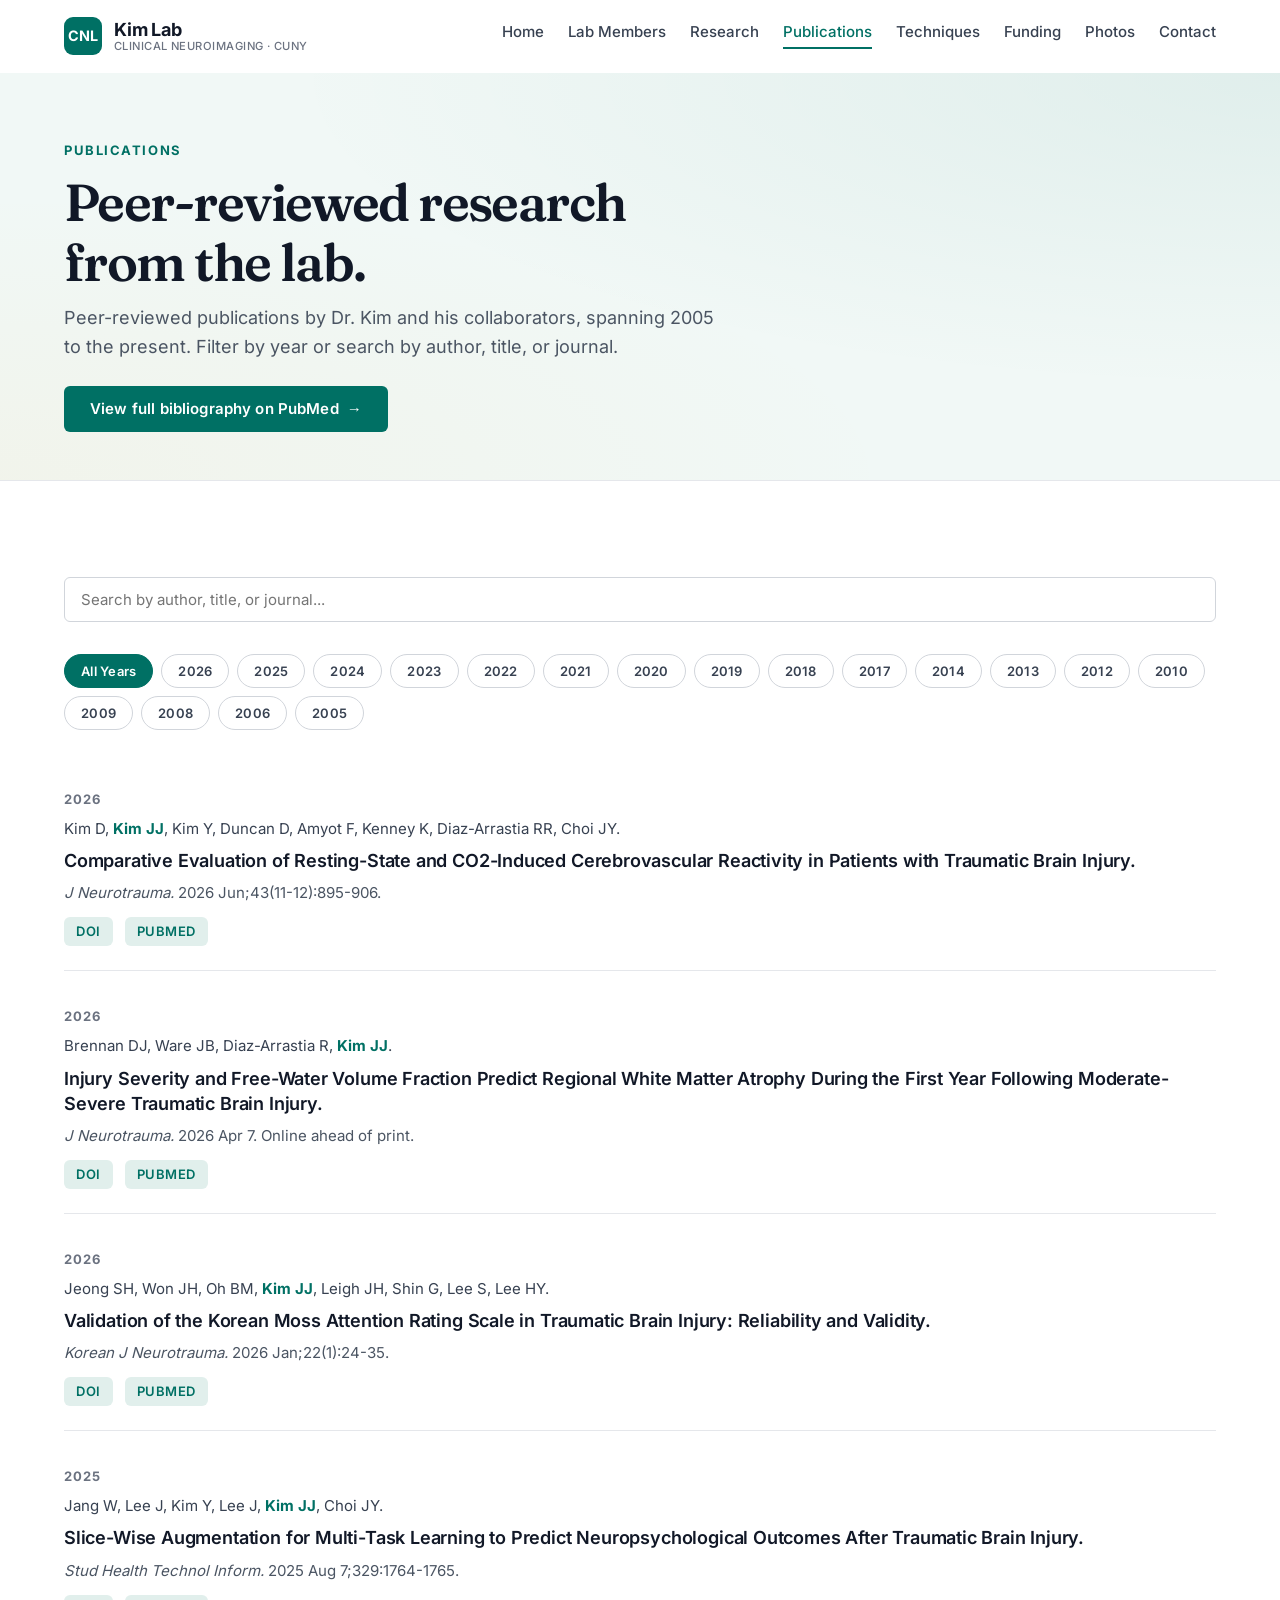
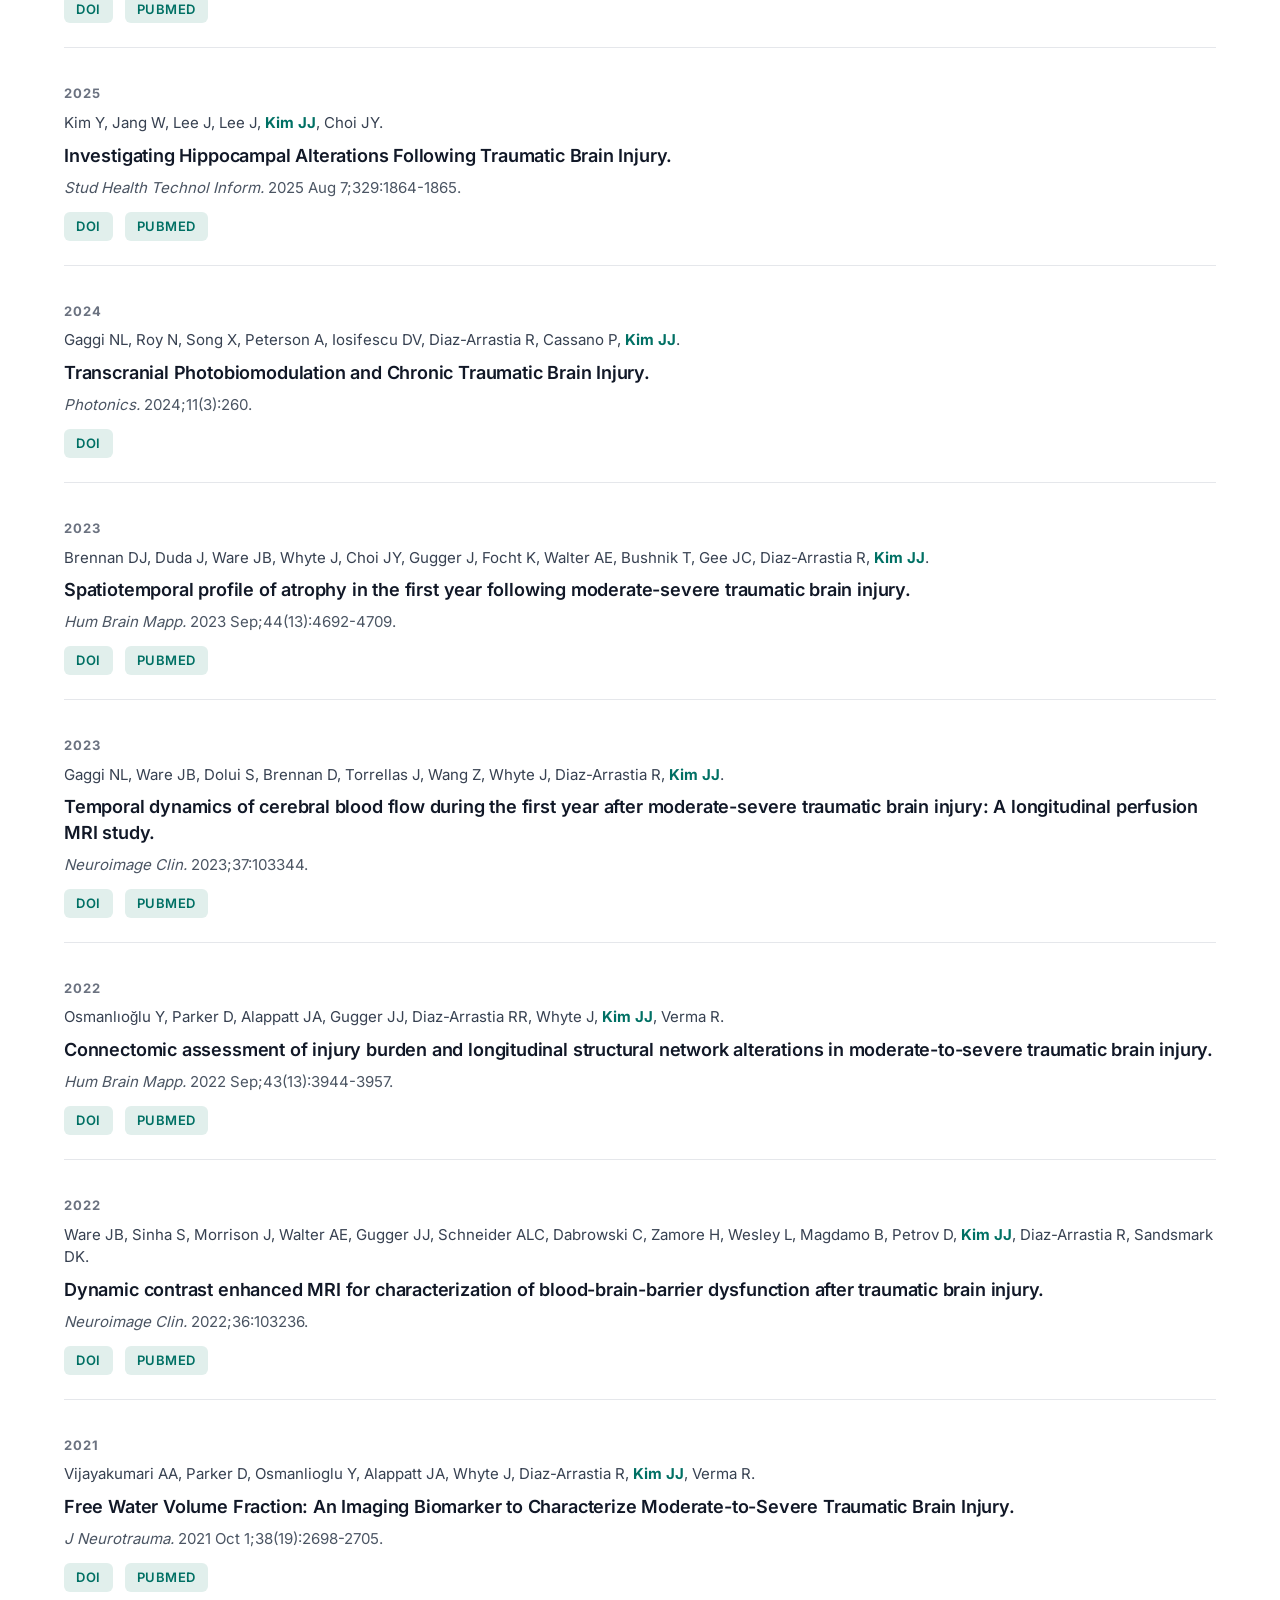
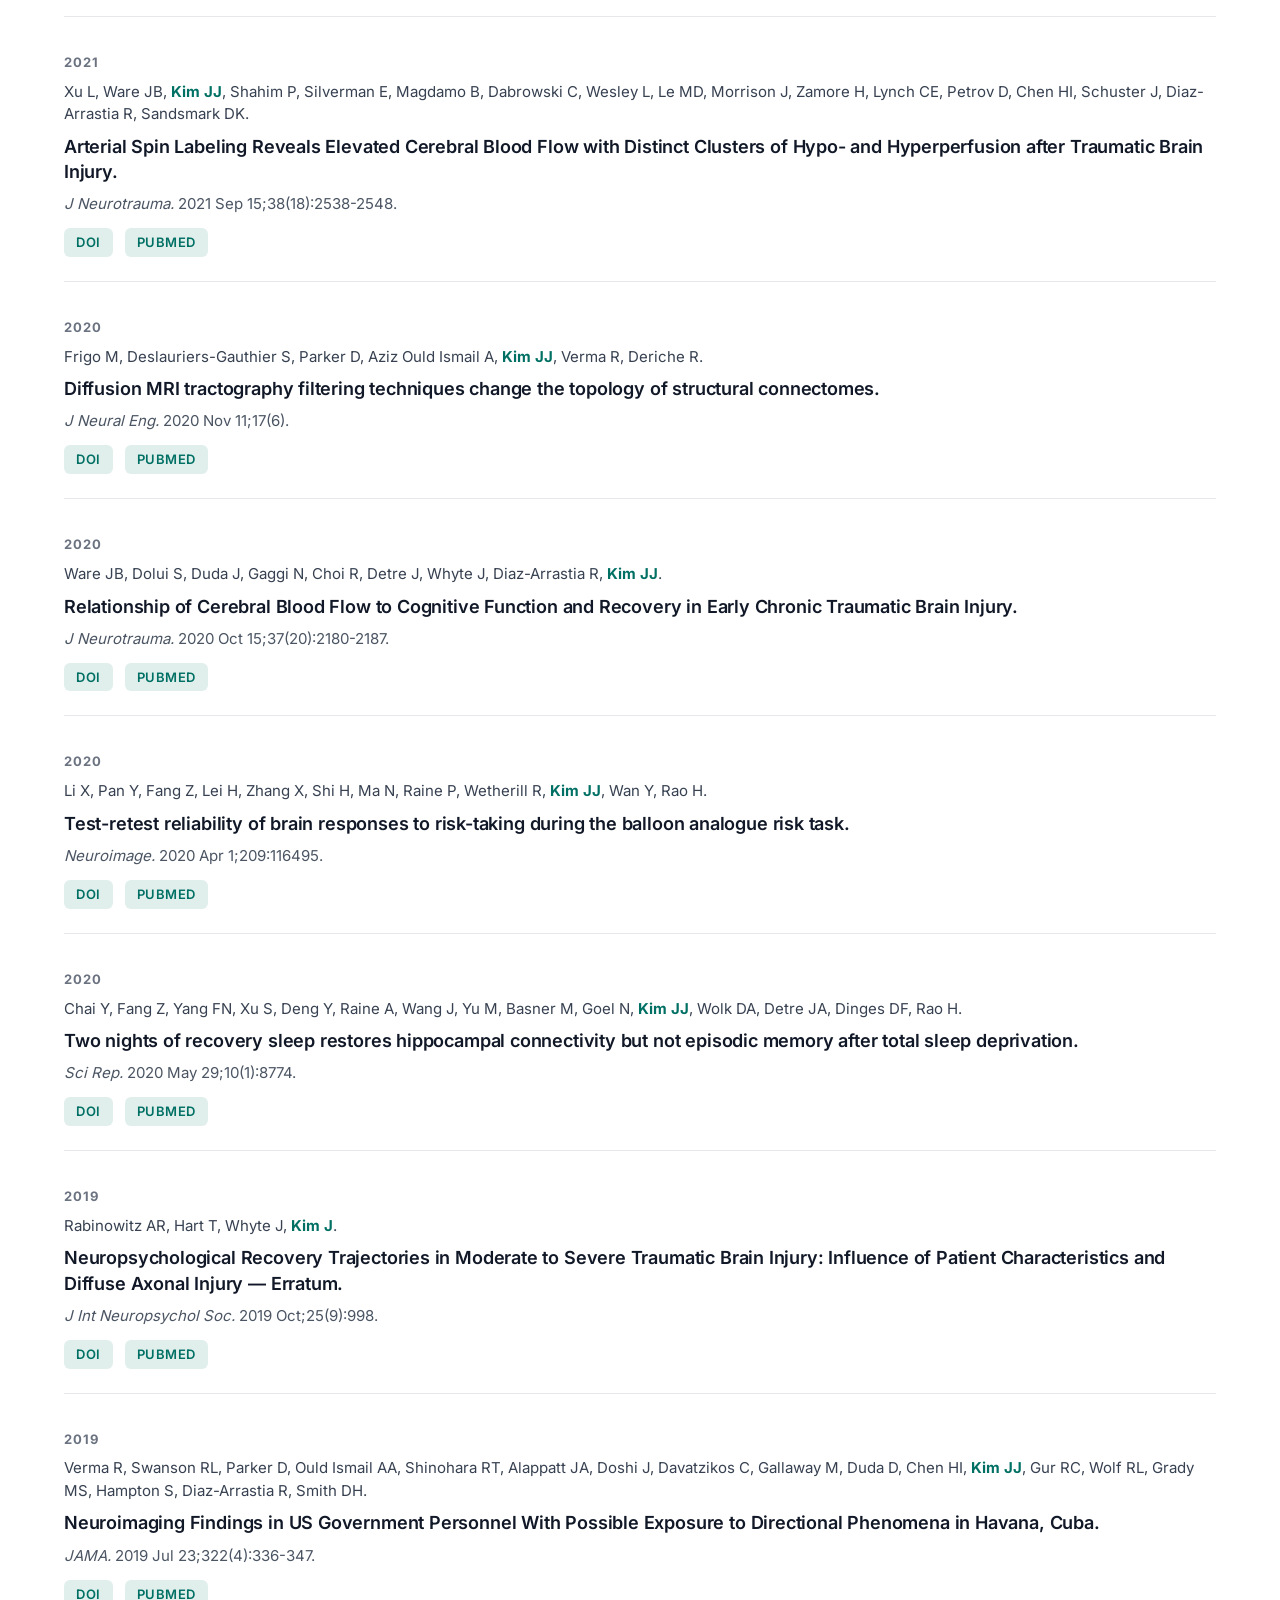
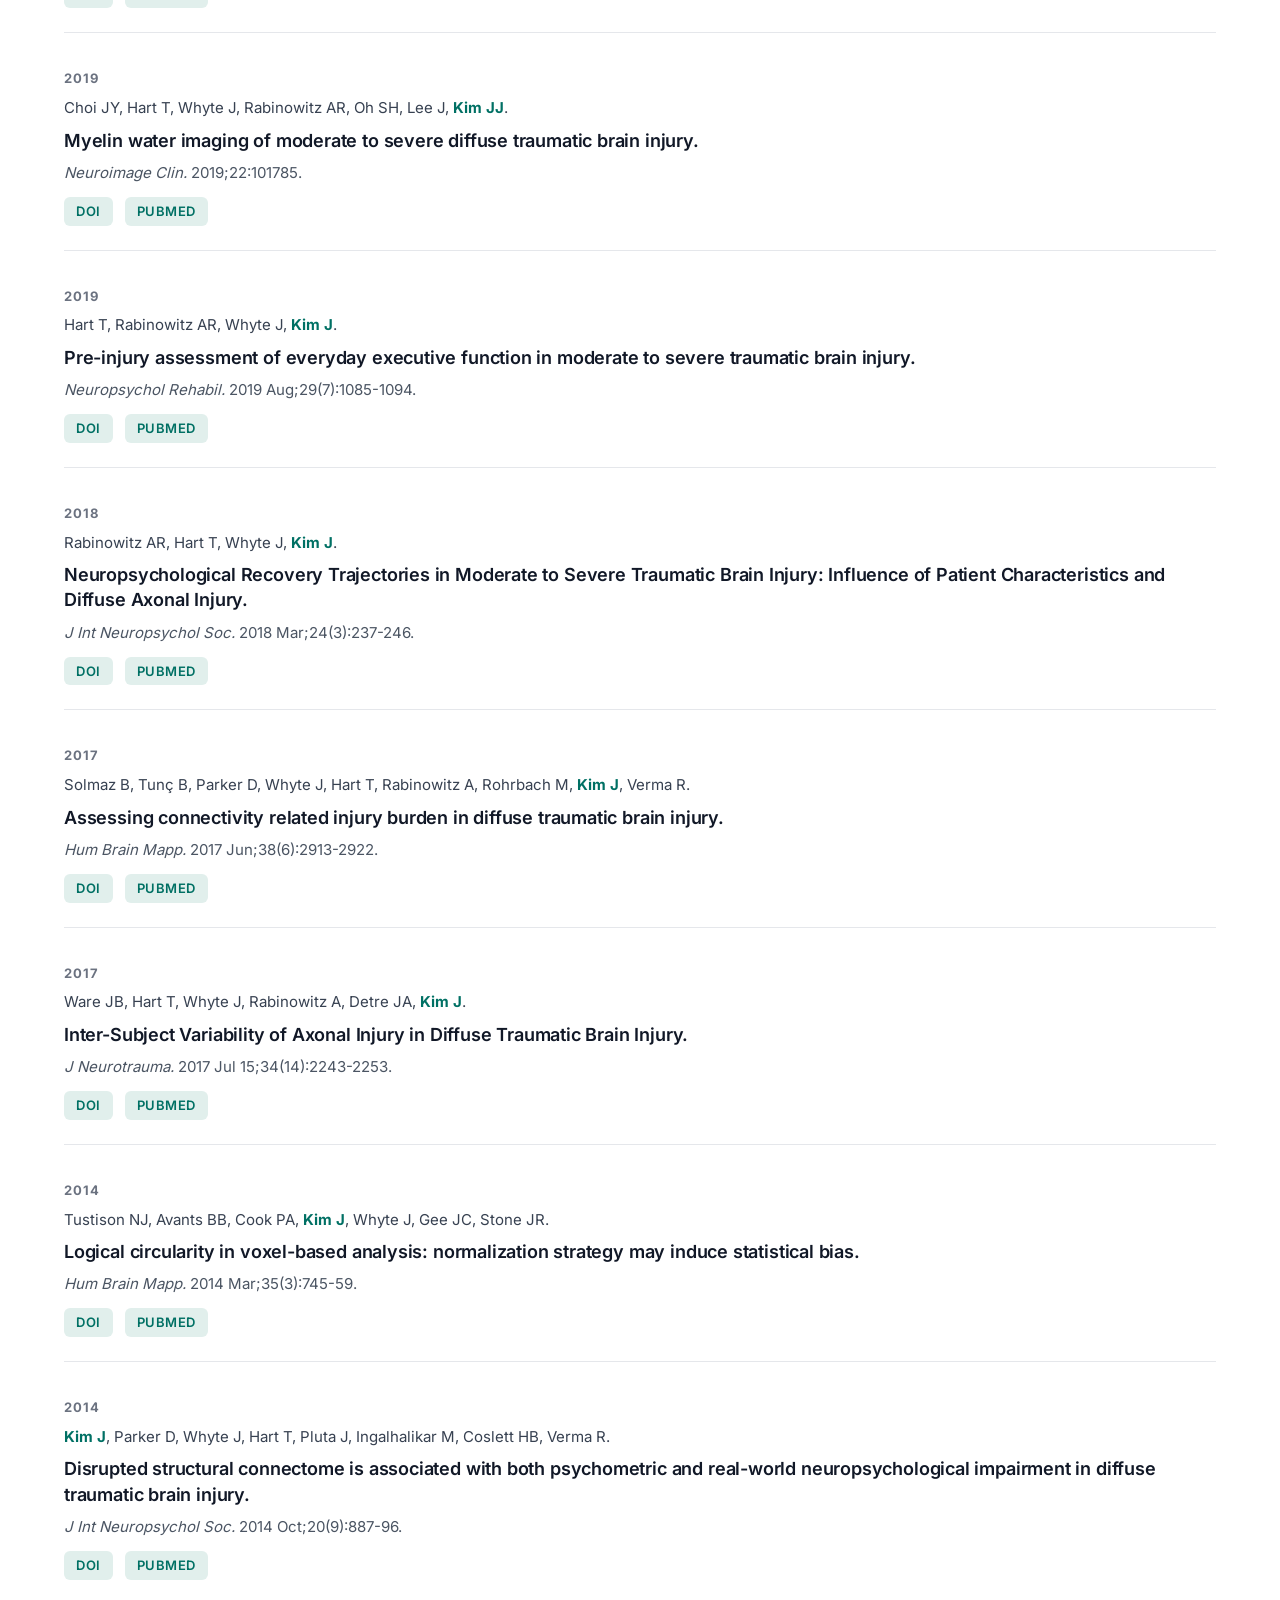
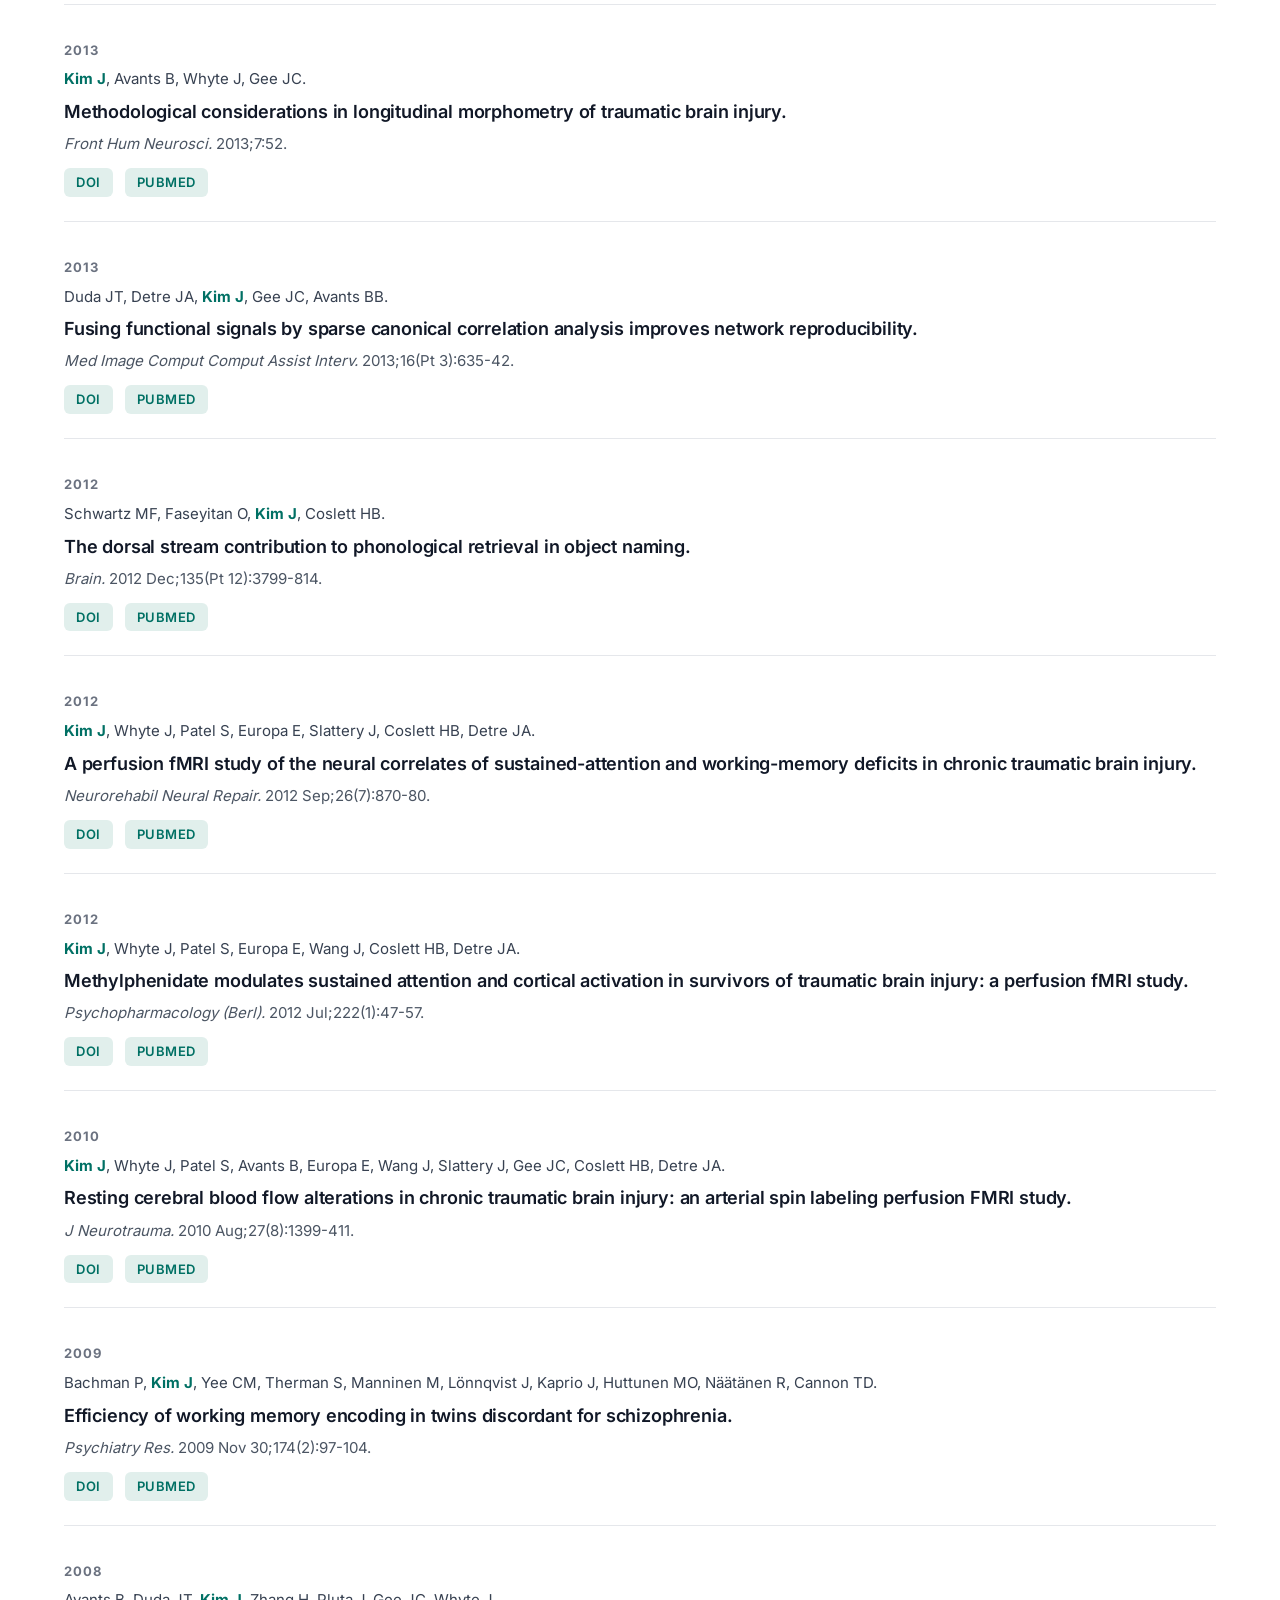
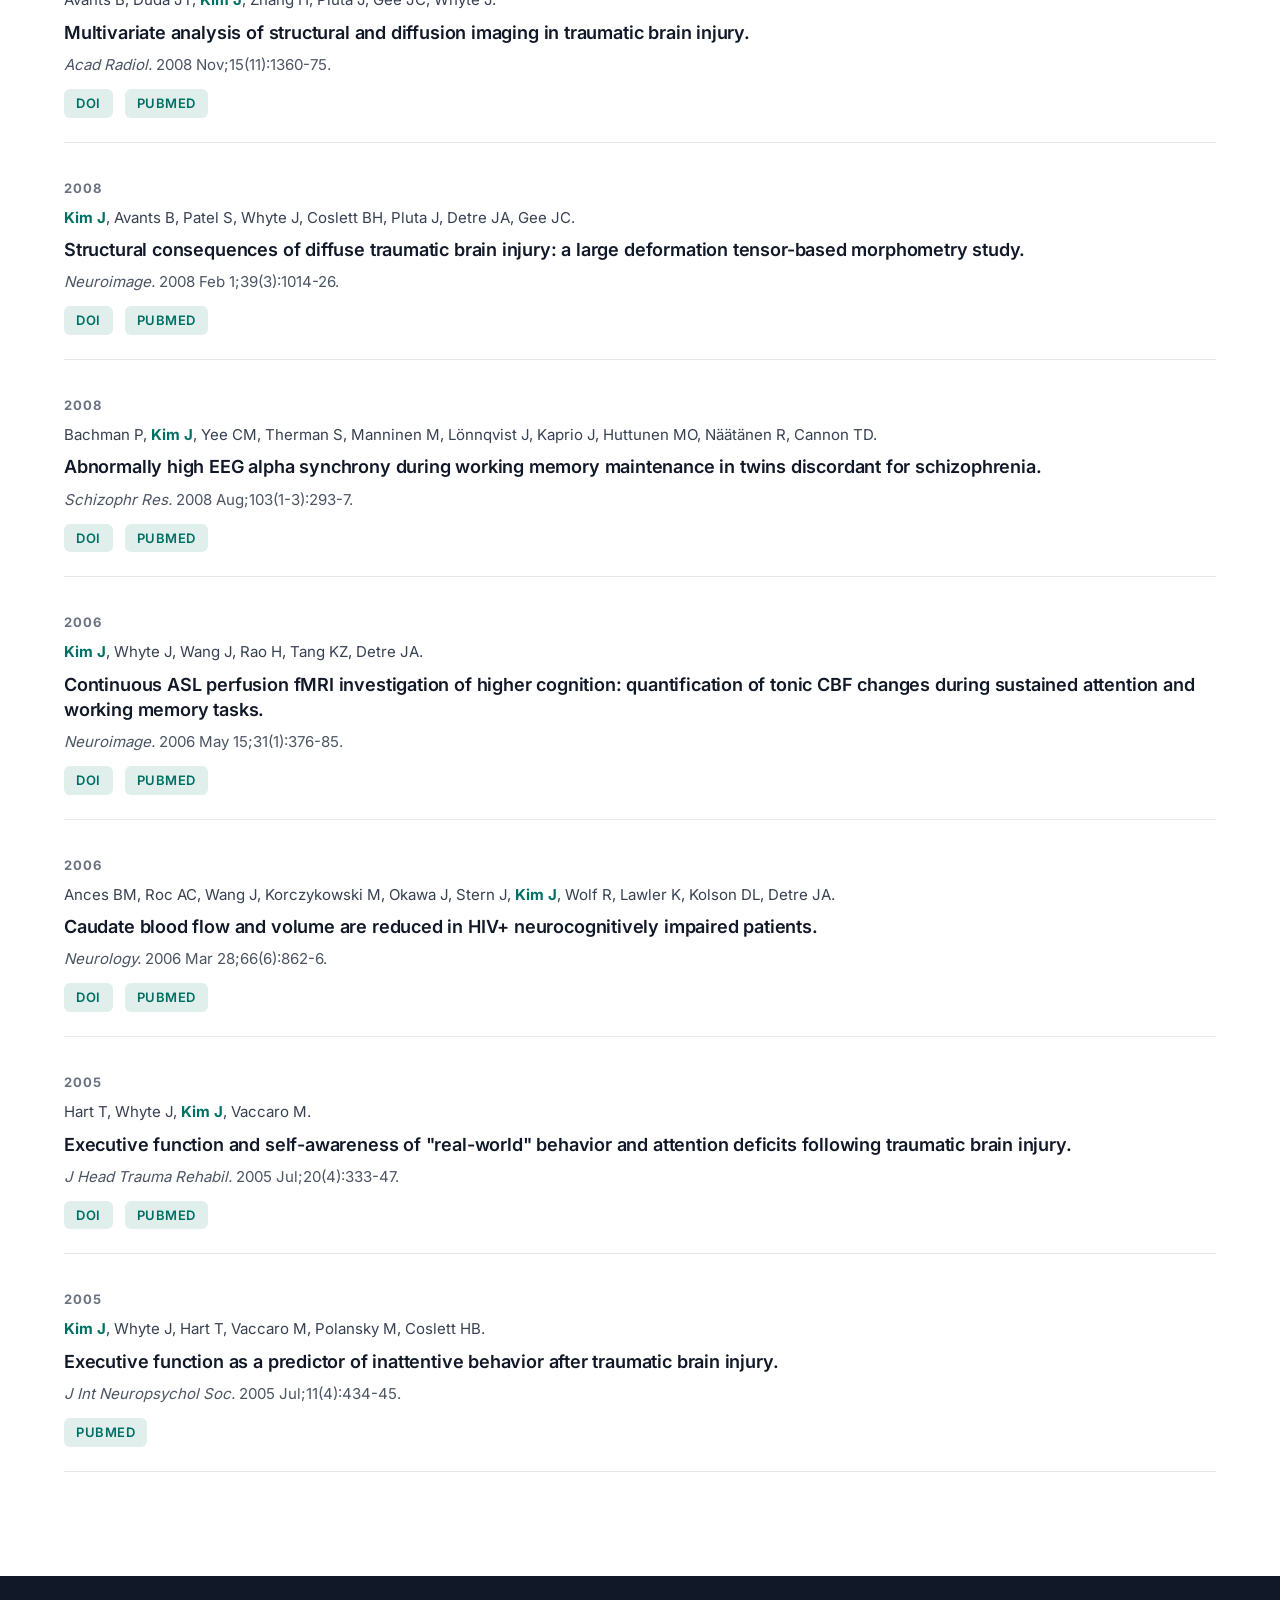
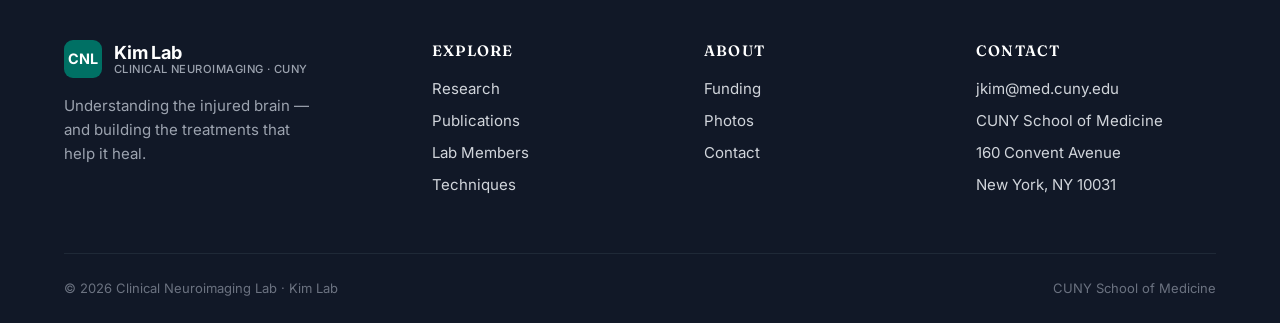
<file: publications.html>
<!DOCTYPE html>
<html lang="en">
<head>
  <meta charset="UTF-8" />
  <meta name="viewport" content="width=device-width, initial-scale=1.0" />

  <title>Publications — Kim Lab | Clinical Neuroimaging Lab</title>
  <meta name="description" content="Publications from the Kim Lab at CUNY School of Medicine — peer-reviewed research on traumatic brain injury, neuroimaging, cerebral blood flow, and connectomics." />
  <link rel="canonical" href="https://cnl-cunymed.github.io/lab-website/publications.html" />

  <!-- Open Graph -->
  <meta property="og:type" content="website" />
  <meta property="og:url" content="https://cnl-cunymed.github.io/lab-website/publications.html" />
  <meta property="og:title" content="Publications — Kim Lab" />
  <meta property="og:description" content="Publications from the Kim Lab at CUNY School of Medicine — peer-reviewed research on traumatic brain injury, neuroimaging, cerebral blood flow, and connectomics." />
  <meta property="og:image" content="https://cnl-cunymed.github.io/lab-website/images/social-card.jpg" />
  <meta property="og:site_name" content="Clinical Neuroimaging Lab — Kim Lab" />

  <!-- Twitter -->
  <meta name="twitter:card" content="summary_large_image" />
  <meta name="twitter:title" content="Publications — Kim Lab" />
  <meta name="twitter:description" content="Publications from the Kim Lab at CUNY School of Medicine — peer-reviewed research on traumatic brain injury, neuroimaging, cerebral blood flow, and connectomics." />
  <meta name="twitter:image" content="https://cnl-cunymed.github.io/lab-website/images/social-card.jpg" />

<!-- @sync:head-common -->
  <meta name="theme-color" content="#007064" />
  <link rel="stylesheet" href="css/style.css" />
  <link rel="icon" type="image/svg+xml" href="data:image/svg+xml,%3Csvg xmlns='http://www.w3.org/2000/svg' viewBox='0 0 32 32'%3E%3Crect width='32' height='32' rx='7' fill='%23007064'/%3E%3Ctext x='50%25' y='52%25' text-anchor='middle' dominant-baseline='middle' fill='white' font-family='-apple-system,sans-serif' font-weight='800' font-size='14' letter-spacing='-1'%3ECNL%3C/text%3E%3C/svg%3E" />
<!-- @end:head-common -->
</head>
<body>

<!-- @sync:header -->
  <a href="#main" class="skip-link">Skip to content</a>

  <header class="site-header" role="banner">
    <div class="container">
      <nav class="nav" aria-label="Primary">
        <a href="index.html" class="brand">
          <span class="brand-mark" aria-hidden="true">CNL</span>
          <span class="brand-text">
            Kim Lab
            <small>Clinical Neuroimaging · CUNY</small>
          </span>
        </a>
        <button class="nav-toggle" aria-expanded="false" aria-controls="primary-menu" aria-label="Toggle menu">
          <span></span><span></span><span></span>
        </button>
        <ul class="nav-links" id="primary-menu">
          <li><a href="index.html">Home</a></li>
          <li><a href="members.html">Lab Members</a></li>
          <li><a href="research.html">Research</a></li>
          <li><a href="publications.html">Publications</a></li>
          <li><a href="techniques.html">Techniques</a></li>
          <li><a href="funding.html">Funding</a></li>
          <li><a href="photos.html">Photos</a></li>
          <li><a href="contact.html">Contact</a></li>
        </ul>
      </nav>
    </div>
  </header>
<!-- @end:header -->

  <main id="main">

    <section class="page-hero">
      <div class="container">
        <span class="eyebrow">Publications</span>
        <h1>Peer-reviewed research from the lab.</h1>
        <p class="lede">Peer-reviewed publications by Dr. Kim and his collaborators, spanning 2005 to the present. Filter by year or search by author, title, or journal.</p>
        <div style="margin-top: var(--sp-5);">
          <a class="btn btn-primary btn-arrow" href="https://www.ncbi.nlm.nih.gov/myncbi/junghoon.kim.1/bibliography/public/" target="_blank" rel="noopener">View full bibliography on PubMed</a>
        </div>
      </div>
    </section>

    <section class="section">
      <div class="container">

        <div class="pub-filters">
          <input type="search" id="pub-search" class="pub-search" placeholder="Search by author, title, or journal..." aria-label="Search publications" />
        </div>

        <div class="year-chips" role="tablist" aria-label="Filter by year">
          <button class="year-chip active" data-year="all" role="tab">All Years</button>
          <button class="year-chip" data-year="2026" role="tab">2026</button>
          <button class="year-chip" data-year="2025" role="tab">2025</button>
          <button class="year-chip" data-year="2024" role="tab">2024</button>
          <button class="year-chip" data-year="2023" role="tab">2023</button>
          <button class="year-chip" data-year="2022" role="tab">2022</button>
          <button class="year-chip" data-year="2021" role="tab">2021</button>
          <button class="year-chip" data-year="2020" role="tab">2020</button>
          <button class="year-chip" data-year="2019" role="tab">2019</button>
          <button class="year-chip" data-year="2018" role="tab">2018</button>
          <button class="year-chip" data-year="2017" role="tab">2017</button>
          <button class="year-chip" data-year="2014" role="tab">2014</button>
          <button class="year-chip" data-year="2013" role="tab">2013</button>
          <button class="year-chip" data-year="2012" role="tab">2012</button>
          <button class="year-chip" data-year="2010" role="tab">2010</button>
          <button class="year-chip" data-year="2009" role="tab">2009</button>
          <button class="year-chip" data-year="2008" role="tab">2008</button>
          <button class="year-chip" data-year="2006" role="tab">2006</button>
          <button class="year-chip" data-year="2005" role="tab">2005</button>
        </div>

        <h2 class="sr-only">Publication list</h2>
        <ul class="pub-list">
          <li class="pub-item" data-year="2026">
            <span class="pub-year-badge">2026</span>
            <div class="pub-authors">Kim D, <span class="pi">Kim JJ</span>, Kim Y, Duncan D, Amyot F, Kenney K, Diaz-Arrastia RR, Choi JY.</div>
            <h3 class="pub-title">Comparative Evaluation of Resting-State and CO2-Induced Cerebrovascular Reactivity in Patients with Traumatic Brain Injury.</h3>
            <div class="pub-meta"><span class="journal">J Neurotrauma.</span> 2026 Jun;43(11-12):895-906.</div>
            <div class="pub-links">
              <a href="https://doi.org/10.1177/08977151251407598" target="_blank" rel="noopener">DOI</a>
              <a href="https://pubmed.ncbi.nlm.nih.gov/41468176/" target="_blank" rel="noopener">PubMed</a>
            </div>
          </li>

          <li class="pub-item" data-year="2026">
            <span class="pub-year-badge">2026</span>
            <div class="pub-authors">Brennan DJ, Ware JB, Diaz-Arrastia R, <span class="pi">Kim JJ</span>.</div>
            <h3 class="pub-title">Injury Severity and Free-Water Volume Fraction Predict Regional White Matter Atrophy During the First Year Following Moderate-Severe Traumatic Brain Injury.</h3>
            <div class="pub-meta"><span class="journal">J Neurotrauma.</span> 2026 Apr 7. Online ahead of print.</div>
            <div class="pub-links">
              <a href="https://doi.org/10.1177/08977151261438982" target="_blank" rel="noopener">DOI</a>
              <a href="https://pubmed.ncbi.nlm.nih.gov/41944006/" target="_blank" rel="noopener">PubMed</a>
            </div>
          </li>

          <li class="pub-item" data-year="2026">
            <span class="pub-year-badge">2026</span>
            <div class="pub-authors">Jeong SH, Won JH, Oh BM, <span class="pi">Kim JJ</span>, Leigh JH, Shin G, Lee S, Lee HY.</div>
            <h3 class="pub-title">Validation of the Korean Moss Attention Rating Scale in Traumatic Brain Injury: Reliability and Validity.</h3>
            <div class="pub-meta"><span class="journal">Korean J Neurotrauma.</span> 2026 Jan;22(1):24-35.</div>
            <div class="pub-links">
              <a href="https://doi.org/10.13004/kjnt.2026.22.e9" target="_blank" rel="noopener">DOI</a>
              <a href="https://pubmed.ncbi.nlm.nih.gov/41657648/" target="_blank" rel="noopener">PubMed</a>
            </div>
          </li>

          <li class="pub-item" data-year="2025">
            <span class="pub-year-badge">2025</span>
            <div class="pub-authors">Jang W, Lee J, Kim Y, Lee J, <span class="pi">Kim JJ</span>, Choi JY.</div>
            <h3 class="pub-title">Slice-Wise Augmentation for Multi-Task Learning to Predict Neuropsychological Outcomes After Traumatic Brain Injury.</h3>
            <div class="pub-meta"><span class="journal">Stud Health Technol Inform.</span> 2025 Aug 7;329:1764-1765.</div>
            <div class="pub-links">
              <a href="https://doi.org/10.3233/SHTI251203" target="_blank" rel="noopener">DOI</a>
              <a href="https://pubmed.ncbi.nlm.nih.gov/40776220/" target="_blank" rel="noopener">PubMed</a>
            </div>
          </li>

          <li class="pub-item" data-year="2025">
            <span class="pub-year-badge">2025</span>
            <div class="pub-authors">Kim Y, Jang W, Lee J, Lee J, <span class="pi">Kim JJ</span>, Choi JY.</div>
            <h3 class="pub-title">Investigating Hippocampal Alterations Following Traumatic Brain Injury.</h3>
            <div class="pub-meta"><span class="journal">Stud Health Technol Inform.</span> 2025 Aug 7;329:1864-1865.</div>
            <div class="pub-links">
              <a href="https://doi.org/10.3233/SHTI251253" target="_blank" rel="noopener">DOI</a>
              <a href="https://pubmed.ncbi.nlm.nih.gov/40776270/" target="_blank" rel="noopener">PubMed</a>
            </div>
          </li>

          <li class="pub-item" data-year="2024">
            <span class="pub-year-badge">2024</span>
            <div class="pub-authors">Gaggi NL, Roy N, Song X, Peterson A, Iosifescu DV, Diaz-Arrastia R, Cassano P, <span class="pi">Kim JJ</span>.</div>
            <h3 class="pub-title">Transcranial Photobiomodulation and Chronic Traumatic Brain Injury.</h3>
            <div class="pub-meta"><span class="journal">Photonics.</span> 2024;11(3):260.</div>
            <div class="pub-links">
              <a href="https://doi.org/10.3390/photonics11030260" target="_blank" rel="noopener">DOI</a>
            </div>
          </li>

          <li class="pub-item" data-year="2023">
            <span class="pub-year-badge">2023</span>
            <div class="pub-authors">Brennan DJ, Duda J, Ware JB, Whyte J, Choi JY, Gugger J, Focht K, Walter AE, Bushnik T, Gee JC, Diaz-Arrastia R, <span class="pi">Kim JJ</span>.</div>
            <h3 class="pub-title">Spatiotemporal profile of atrophy in the first year following moderate-severe traumatic brain injury.</h3>
            <div class="pub-meta"><span class="journal">Hum Brain Mapp.</span> 2023 Sep;44(13):4692-4709.</div>
            <div class="pub-links">
              <a href="https://doi.org/10.1002/hbm.26410" target="_blank" rel="noopener">DOI</a>
              <a href="https://pubmed.ncbi.nlm.nih.gov/37399336/" target="_blank" rel="noopener">PubMed</a>
            </div>
          </li>

          <li class="pub-item" data-year="2023">
            <span class="pub-year-badge">2023</span>
            <div class="pub-authors">Gaggi NL, Ware JB, Dolui S, Brennan D, Torrellas J, Wang Z, Whyte J, Diaz-Arrastia R, <span class="pi">Kim JJ</span>.</div>
            <h3 class="pub-title">Temporal dynamics of cerebral blood flow during the first year after moderate-severe traumatic brain injury: A longitudinal perfusion MRI study.</h3>
            <div class="pub-meta"><span class="journal">Neuroimage Clin.</span> 2023;37:103344.</div>
            <div class="pub-links">
              <a href="https://doi.org/10.1016/j.nicl.2023.103344" target="_blank" rel="noopener">DOI</a>
              <a href="https://pubmed.ncbi.nlm.nih.gov/36804686/" target="_blank" rel="noopener">PubMed</a>
            </div>
          </li>

          <li class="pub-item" data-year="2022">
            <span class="pub-year-badge">2022</span>
            <div class="pub-authors">Osmanlıoğlu Y, Parker D, Alappatt JA, Gugger JJ, Diaz-Arrastia RR, Whyte J, <span class="pi">Kim JJ</span>, Verma R.</div>
            <h3 class="pub-title">Connectomic assessment of injury burden and longitudinal structural network alterations in moderate-to-severe traumatic brain injury.</h3>
            <div class="pub-meta"><span class="journal">Hum Brain Mapp.</span> 2022 Sep;43(13):3944-3957.</div>
            <div class="pub-links">
              <a href="https://doi.org/10.1002/hbm.25894" target="_blank" rel="noopener">DOI</a>
              <a href="https://pubmed.ncbi.nlm.nih.gov/35486024/" target="_blank" rel="noopener">PubMed</a>
            </div>
          </li>

          <li class="pub-item" data-year="2022">
            <span class="pub-year-badge">2022</span>
            <div class="pub-authors">Ware JB, Sinha S, Morrison J, Walter AE, Gugger JJ, Schneider ALC, Dabrowski C, Zamore H, Wesley L, Magdamo B, Petrov D, <span class="pi">Kim JJ</span>, Diaz-Arrastia R, Sandsmark DK.</div>
            <h3 class="pub-title">Dynamic contrast enhanced MRI for characterization of blood-brain-barrier dysfunction after traumatic brain injury.</h3>
            <div class="pub-meta"><span class="journal">Neuroimage Clin.</span> 2022;36:103236.</div>
            <div class="pub-links">
              <a href="https://doi.org/10.1016/j.nicl.2022.103236" target="_blank" rel="noopener">DOI</a>
              <a href="https://pubmed.ncbi.nlm.nih.gov/36274377/" target="_blank" rel="noopener">PubMed</a>
            </div>
          </li>

          <li class="pub-item" data-year="2021">
            <span class="pub-year-badge">2021</span>
            <div class="pub-authors">Vijayakumari AA, Parker D, Osmanlioglu Y, Alappatt JA, Whyte J, Diaz-Arrastia R, <span class="pi">Kim JJ</span>, Verma R.</div>
            <h3 class="pub-title">Free Water Volume Fraction: An Imaging Biomarker to Characterize Moderate-to-Severe Traumatic Brain Injury.</h3>
            <div class="pub-meta"><span class="journal">J Neurotrauma.</span> 2021 Oct 1;38(19):2698-2705.</div>
            <div class="pub-links">
              <a href="https://doi.org/10.1089/neu.2021.0057" target="_blank" rel="noopener">DOI</a>
              <a href="https://pubmed.ncbi.nlm.nih.gov/33913750/" target="_blank" rel="noopener">PubMed</a>
            </div>
          </li>

          <li class="pub-item" data-year="2021">
            <span class="pub-year-badge">2021</span>
            <div class="pub-authors">Xu L, Ware JB, <span class="pi">Kim JJ</span>, Shahim P, Silverman E, Magdamo B, Dabrowski C, Wesley L, Le MD, Morrison J, Zamore H, Lynch CE, Petrov D, Chen HI, Schuster J, Diaz-Arrastia R, Sandsmark DK.</div>
            <h3 class="pub-title">Arterial Spin Labeling Reveals Elevated Cerebral Blood Flow with Distinct Clusters of Hypo- and Hyperperfusion after Traumatic Brain Injury.</h3>
            <div class="pub-meta"><span class="journal">J Neurotrauma.</span> 2021 Sep 15;38(18):2538-2548.</div>
            <div class="pub-links">
              <a href="https://doi.org/10.1089/neu.2020.7553" target="_blank" rel="noopener">DOI</a>
              <a href="https://pubmed.ncbi.nlm.nih.gov/34115539/" target="_blank" rel="noopener">PubMed</a>
            </div>
          </li>

          <li class="pub-item" data-year="2020">
            <span class="pub-year-badge">2020</span>
            <div class="pub-authors">Frigo M, Deslauriers-Gauthier S, Parker D, Aziz Ould Ismail A, <span class="pi">Kim JJ</span>, Verma R, Deriche R.</div>
            <h3 class="pub-title">Diffusion MRI tractography filtering techniques change the topology of structural connectomes.</h3>
            <div class="pub-meta"><span class="journal">J Neural Eng.</span> 2020 Nov 11;17(6).</div>
            <div class="pub-links">
              <a href="https://doi.org/10.1088/1741-2552/abc29b" target="_blank" rel="noopener">DOI</a>
              <a href="https://pubmed.ncbi.nlm.nih.gov/33075758/" target="_blank" rel="noopener">PubMed</a>
            </div>
          </li>

          <li class="pub-item" data-year="2020">
            <span class="pub-year-badge">2020</span>
            <div class="pub-authors">Ware JB, Dolui S, Duda J, Gaggi N, Choi R, Detre J, Whyte J, Diaz-Arrastia R, <span class="pi">Kim JJ</span>.</div>
            <h3 class="pub-title">Relationship of Cerebral Blood Flow to Cognitive Function and Recovery in Early Chronic Traumatic Brain Injury.</h3>
            <div class="pub-meta"><span class="journal">J Neurotrauma.</span> 2020 Oct 15;37(20):2180-2187.</div>
            <div class="pub-links">
              <a href="https://doi.org/10.1089/neu.2020.7031" target="_blank" rel="noopener">DOI</a>
              <a href="https://pubmed.ncbi.nlm.nih.gov/32349614/" target="_blank" rel="noopener">PubMed</a>
            </div>
          </li>

          <li class="pub-item" data-year="2020">
            <span class="pub-year-badge">2020</span>
            <div class="pub-authors">Li X, Pan Y, Fang Z, Lei H, Zhang X, Shi H, Ma N, Raine P, Wetherill R, <span class="pi">Kim JJ</span>, Wan Y, Rao H.</div>
            <h3 class="pub-title">Test-retest reliability of brain responses to risk-taking during the balloon analogue risk task.</h3>
            <div class="pub-meta"><span class="journal">Neuroimage.</span> 2020 Apr 1;209:116495.</div>
            <div class="pub-links">
              <a href="https://doi.org/10.1016/j.neuroimage.2019.116495" target="_blank" rel="noopener">DOI</a>
              <a href="https://pubmed.ncbi.nlm.nih.gov/31887425/" target="_blank" rel="noopener">PubMed</a>
            </div>
          </li>

          <li class="pub-item" data-year="2020">
            <span class="pub-year-badge">2020</span>
            <div class="pub-authors">Chai Y, Fang Z, Yang FN, Xu S, Deng Y, Raine A, Wang J, Yu M, Basner M, Goel N, <span class="pi">Kim JJ</span>, Wolk DA, Detre JA, Dinges DF, Rao H.</div>
            <h3 class="pub-title">Two nights of recovery sleep restores hippocampal connectivity but not episodic memory after total sleep deprivation.</h3>
            <div class="pub-meta"><span class="journal">Sci Rep.</span> 2020 May 29;10(1):8774.</div>
            <div class="pub-links">
              <a href="https://doi.org/10.1038/s41598-020-65086-x" target="_blank" rel="noopener">DOI</a>
              <a href="https://pubmed.ncbi.nlm.nih.gov/32472075/" target="_blank" rel="noopener">PubMed</a>
            </div>
          </li>

          <li class="pub-item" data-year="2019">
            <span class="pub-year-badge">2019</span>
            <div class="pub-authors">Rabinowitz AR, Hart T, Whyte J, <span class="pi">Kim J</span>.</div>
            <h3 class="pub-title">Neuropsychological Recovery Trajectories in Moderate to Severe Traumatic Brain Injury: Influence of Patient Characteristics and Diffuse Axonal Injury — Erratum.</h3>
            <div class="pub-meta"><span class="journal">J Int Neuropsychol Soc.</span> 2019 Oct;25(9):998.</div>
            <div class="pub-links">
              <a href="https://doi.org/10.1017/S1355617718000346" target="_blank" rel="noopener">DOI</a>
              <a href="https://pubmed.ncbi.nlm.nih.gov/29690938/" target="_blank" rel="noopener">PubMed</a>
            </div>
          </li>

          <li class="pub-item" data-year="2019">
            <span class="pub-year-badge">2019</span>
            <div class="pub-authors">Verma R, Swanson RL, Parker D, Ould Ismail AA, Shinohara RT, Alappatt JA, Doshi J, Davatzikos C, Gallaway M, Duda D, Chen HI, <span class="pi">Kim JJ</span>, Gur RC, Wolf RL, Grady MS, Hampton S, Diaz-Arrastia R, Smith DH.</div>
            <h3 class="pub-title">Neuroimaging Findings in US Government Personnel With Possible Exposure to Directional Phenomena in Havana, Cuba.</h3>
            <div class="pub-meta"><span class="journal">JAMA.</span> 2019 Jul 23;322(4):336-347.</div>
            <div class="pub-links">
              <a href="https://doi.org/10.1001/jama.2019.9269" target="_blank" rel="noopener">DOI</a>
              <a href="https://pubmed.ncbi.nlm.nih.gov/31334794/" target="_blank" rel="noopener">PubMed</a>
            </div>
          </li>

          <li class="pub-item" data-year="2019">
            <span class="pub-year-badge">2019</span>
            <div class="pub-authors">Choi JY, Hart T, Whyte J, Rabinowitz AR, Oh SH, Lee J, <span class="pi">Kim JJ</span>.</div>
            <h3 class="pub-title">Myelin water imaging of moderate to severe diffuse traumatic brain injury.</h3>
            <div class="pub-meta"><span class="journal">Neuroimage Clin.</span> 2019;22:101785.</div>
            <div class="pub-links">
              <a href="https://doi.org/10.1016/j.nicl.2019.101785" target="_blank" rel="noopener">DOI</a>
              <a href="https://pubmed.ncbi.nlm.nih.gov/30927603/" target="_blank" rel="noopener">PubMed</a>
            </div>
          </li>

          <li class="pub-item" data-year="2019">
            <span class="pub-year-badge">2019</span>
            <div class="pub-authors">Hart T, Rabinowitz AR, Whyte J, <span class="pi">Kim J</span>.</div>
            <h3 class="pub-title">Pre-injury assessment of everyday executive function in moderate to severe traumatic brain injury.</h3>
            <div class="pub-meta"><span class="journal">Neuropsychol Rehabil.</span> 2019 Aug;29(7):1085-1094.</div>
            <div class="pub-links">
              <a href="https://doi.org/10.1080/09602011.2017.1364271" target="_blank" rel="noopener">DOI</a>
              <a href="https://pubmed.ncbi.nlm.nih.gov/28832248/" target="_blank" rel="noopener">PubMed</a>
            </div>
          </li>

          <li class="pub-item" data-year="2018">
            <span class="pub-year-badge">2018</span>
            <div class="pub-authors">Rabinowitz AR, Hart T, Whyte J, <span class="pi">Kim J</span>.</div>
            <h3 class="pub-title">Neuropsychological Recovery Trajectories in Moderate to Severe Traumatic Brain Injury: Influence of Patient Characteristics and Diffuse Axonal Injury.</h3>
            <div class="pub-meta"><span class="journal">J Int Neuropsychol Soc.</span> 2018 Mar;24(3):237-246.</div>
            <div class="pub-links">
              <a href="https://doi.org/10.1017/S1355617717000996" target="_blank" rel="noopener">DOI</a>
              <a href="https://pubmed.ncbi.nlm.nih.gov/29032776/" target="_blank" rel="noopener">PubMed</a>
            </div>
          </li>

          <li class="pub-item" data-year="2017">
            <span class="pub-year-badge">2017</span>
            <div class="pub-authors">Solmaz B, Tunç B, Parker D, Whyte J, Hart T, Rabinowitz A, Rohrbach M, <span class="pi">Kim J</span>, Verma R.</div>
            <h3 class="pub-title">Assessing connectivity related injury burden in diffuse traumatic brain injury.</h3>
            <div class="pub-meta"><span class="journal">Hum Brain Mapp.</span> 2017 Jun;38(6):2913-2922.</div>
            <div class="pub-links">
              <a href="https://doi.org/10.1002/hbm.23561" target="_blank" rel="noopener">DOI</a>
              <a href="https://pubmed.ncbi.nlm.nih.gov/28294464/" target="_blank" rel="noopener">PubMed</a>
            </div>
          </li>

          <li class="pub-item" data-year="2017">
            <span class="pub-year-badge">2017</span>
            <div class="pub-authors">Ware JB, Hart T, Whyte J, Rabinowitz A, Detre JA, <span class="pi">Kim J</span>.</div>
            <h3 class="pub-title">Inter-Subject Variability of Axonal Injury in Diffuse Traumatic Brain Injury.</h3>
            <div class="pub-meta"><span class="journal">J Neurotrauma.</span> 2017 Jul 15;34(14):2243-2253.</div>
            <div class="pub-links">
              <a href="https://doi.org/10.1089/neu.2016.4817" target="_blank" rel="noopener">DOI</a>
              <a href="https://pubmed.ncbi.nlm.nih.gov/28314375/" target="_blank" rel="noopener">PubMed</a>
            </div>
          </li>

          <li class="pub-item" data-year="2014">
            <span class="pub-year-badge">2014</span>
            <div class="pub-authors">Tustison NJ, Avants BB, Cook PA, <span class="pi">Kim J</span>, Whyte J, Gee JC, Stone JR.</div>
            <h3 class="pub-title">Logical circularity in voxel-based analysis: normalization strategy may induce statistical bias.</h3>
            <div class="pub-meta"><span class="journal">Hum Brain Mapp.</span> 2014 Mar;35(3):745-59.</div>
            <div class="pub-links">
              <a href="https://doi.org/10.1002/hbm.22211" target="_blank" rel="noopener">DOI</a>
              <a href="https://pubmed.ncbi.nlm.nih.gov/23151955/" target="_blank" rel="noopener">PubMed</a>
            </div>
          </li>

          <li class="pub-item" data-year="2014">
            <span class="pub-year-badge">2014</span>
            <div class="pub-authors"><span class="pi">Kim J</span>, Parker D, Whyte J, Hart T, Pluta J, Ingalhalikar M, Coslett HB, Verma R.</div>
            <h3 class="pub-title">Disrupted structural connectome is associated with both psychometric and real-world neuropsychological impairment in diffuse traumatic brain injury.</h3>
            <div class="pub-meta"><span class="journal">J Int Neuropsychol Soc.</span> 2014 Oct;20(9):887-96.</div>
            <div class="pub-links">
              <a href="https://doi.org/10.1017/S1355617714000812" target="_blank" rel="noopener">DOI</a>
              <a href="https://pubmed.ncbi.nlm.nih.gov/25287217/" target="_blank" rel="noopener">PubMed</a>
            </div>
          </li>

          <li class="pub-item" data-year="2013">
            <span class="pub-year-badge">2013</span>
            <div class="pub-authors"><span class="pi">Kim J</span>, Avants B, Whyte J, Gee JC.</div>
            <h3 class="pub-title">Methodological considerations in longitudinal morphometry of traumatic brain injury.</h3>
            <div class="pub-meta"><span class="journal">Front Hum Neurosci.</span> 2013;7:52.</div>
            <div class="pub-links">
              <a href="https://doi.org/10.3389/fnhum.2013.00052" target="_blank" rel="noopener">DOI</a>
              <a href="https://pubmed.ncbi.nlm.nih.gov/23549059/" target="_blank" rel="noopener">PubMed</a>
            </div>
          </li>

          <li class="pub-item" data-year="2013">
            <span class="pub-year-badge">2013</span>
            <div class="pub-authors">Duda JT, Detre JA, <span class="pi">Kim J</span>, Gee JC, Avants BB.</div>
            <h3 class="pub-title">Fusing functional signals by sparse canonical correlation analysis improves network reproducibility.</h3>
            <div class="pub-meta"><span class="journal">Med Image Comput Comput Assist Interv.</span> 2013;16(Pt 3):635-42.</div>
            <div class="pub-links">
              <a href="https://doi.org/10.1007/978-3-642-40760-4_79" target="_blank" rel="noopener">DOI</a>
              <a href="https://pubmed.ncbi.nlm.nih.gov/24505815/" target="_blank" rel="noopener">PubMed</a>
            </div>
          </li>

          <li class="pub-item" data-year="2012">
            <span class="pub-year-badge">2012</span>
            <div class="pub-authors">Schwartz MF, Faseyitan O, <span class="pi">Kim J</span>, Coslett HB.</div>
            <h3 class="pub-title">The dorsal stream contribution to phonological retrieval in object naming.</h3>
            <div class="pub-meta"><span class="journal">Brain.</span> 2012 Dec;135(Pt 12):3799-814.</div>
            <div class="pub-links">
              <a href="https://doi.org/10.1093/brain/aws300" target="_blank" rel="noopener">DOI</a>
              <a href="https://pubmed.ncbi.nlm.nih.gov/23171662/" target="_blank" rel="noopener">PubMed</a>
            </div>
          </li>

          <li class="pub-item" data-year="2012">
            <span class="pub-year-badge">2012</span>
            <div class="pub-authors"><span class="pi">Kim J</span>, Whyte J, Patel S, Europa E, Slattery J, Coslett HB, Detre JA.</div>
            <h3 class="pub-title">A perfusion fMRI study of the neural correlates of sustained-attention and working-memory deficits in chronic traumatic brain injury.</h3>
            <div class="pub-meta"><span class="journal">Neurorehabil Neural Repair.</span> 2012 Sep;26(7):870-80.</div>
            <div class="pub-links">
              <a href="https://doi.org/10.1177/1545968311434553" target="_blank" rel="noopener">DOI</a>
              <a href="https://pubmed.ncbi.nlm.nih.gov/22357634/" target="_blank" rel="noopener">PubMed</a>
            </div>
          </li>

          <li class="pub-item" data-year="2012">
            <span class="pub-year-badge">2012</span>
            <div class="pub-authors"><span class="pi">Kim J</span>, Whyte J, Patel S, Europa E, Wang J, Coslett HB, Detre JA.</div>
            <h3 class="pub-title">Methylphenidate modulates sustained attention and cortical activation in survivors of traumatic brain injury: a perfusion fMRI study.</h3>
            <div class="pub-meta"><span class="journal">Psychopharmacology (Berl).</span> 2012 Jul;222(1):47-57.</div>
            <div class="pub-links">
              <a href="https://doi.org/10.1007/s00213-011-2622-8" target="_blank" rel="noopener">DOI</a>
              <a href="https://pubmed.ncbi.nlm.nih.gov/22203319/" target="_blank" rel="noopener">PubMed</a>
            </div>
          </li>

          <li class="pub-item" data-year="2010">
            <span class="pub-year-badge">2010</span>
            <div class="pub-authors"><span class="pi">Kim J</span>, Whyte J, Patel S, Avants B, Europa E, Wang J, Slattery J, Gee JC, Coslett HB, Detre JA.</div>
            <h3 class="pub-title">Resting cerebral blood flow alterations in chronic traumatic brain injury: an arterial spin labeling perfusion FMRI study.</h3>
            <div class="pub-meta"><span class="journal">J Neurotrauma.</span> 2010 Aug;27(8):1399-411.</div>
            <div class="pub-links">
              <a href="https://doi.org/10.1089/neu.2009.1215" target="_blank" rel="noopener">DOI</a>
              <a href="https://pubmed.ncbi.nlm.nih.gov/20528163/" target="_blank" rel="noopener">PubMed</a>
            </div>
          </li>

          <li class="pub-item" data-year="2009">
            <span class="pub-year-badge">2009</span>
            <div class="pub-authors">Bachman P, <span class="pi">Kim J</span>, Yee CM, Therman S, Manninen M, Lönnqvist J, Kaprio J, Huttunen MO, Näätänen R, Cannon TD.</div>
            <h3 class="pub-title">Efficiency of working memory encoding in twins discordant for schizophrenia.</h3>
            <div class="pub-meta"><span class="journal">Psychiatry Res.</span> 2009 Nov 30;174(2):97-104.</div>
            <div class="pub-links">
              <a href="https://doi.org/10.1016/j.pscychresns.2009.04.010" target="_blank" rel="noopener">DOI</a>
              <a href="https://pubmed.ncbi.nlm.nih.gov/19853415/" target="_blank" rel="noopener">PubMed</a>
            </div>
          </li>

          <li class="pub-item" data-year="2008">
            <span class="pub-year-badge">2008</span>
            <div class="pub-authors">Avants B, Duda JT, <span class="pi">Kim J</span>, Zhang H, Pluta J, Gee JC, Whyte J.</div>
            <h3 class="pub-title">Multivariate analysis of structural and diffusion imaging in traumatic brain injury.</h3>
            <div class="pub-meta"><span class="journal">Acad Radiol.</span> 2008 Nov;15(11):1360-75.</div>
            <div class="pub-links">
              <a href="https://doi.org/10.1016/j.acra.2008.07.007" target="_blank" rel="noopener">DOI</a>
              <a href="https://pubmed.ncbi.nlm.nih.gov/18995188/" target="_blank" rel="noopener">PubMed</a>
            </div>
          </li>

          <li class="pub-item" data-year="2008">
            <span class="pub-year-badge">2008</span>
            <div class="pub-authors"><span class="pi">Kim J</span>, Avants B, Patel S, Whyte J, Coslett BH, Pluta J, Detre JA, Gee JC.</div>
            <h3 class="pub-title">Structural consequences of diffuse traumatic brain injury: a large deformation tensor-based morphometry study.</h3>
            <div class="pub-meta"><span class="journal">Neuroimage.</span> 2008 Feb 1;39(3):1014-26.</div>
            <div class="pub-links">
              <a href="https://doi.org/10.1016/j.neuroimage.2007.10.005" target="_blank" rel="noopener">DOI</a>
              <a href="https://pubmed.ncbi.nlm.nih.gov/17999940/" target="_blank" rel="noopener">PubMed</a>
            </div>
          </li>

          <li class="pub-item" data-year="2008">
            <span class="pub-year-badge">2008</span>
            <div class="pub-authors">Bachman P, <span class="pi">Kim J</span>, Yee CM, Therman S, Manninen M, Lönnqvist J, Kaprio J, Huttunen MO, Näätänen R, Cannon TD.</div>
            <h3 class="pub-title">Abnormally high EEG alpha synchrony during working memory maintenance in twins discordant for schizophrenia.</h3>
            <div class="pub-meta"><span class="journal">Schizophr Res.</span> 2008 Aug;103(1-3):293-7.</div>
            <div class="pub-links">
              <a href="https://doi.org/10.1016/j.schres.2008.04.006" target="_blank" rel="noopener">DOI</a>
              <a href="https://pubmed.ncbi.nlm.nih.gov/18534822/" target="_blank" rel="noopener">PubMed</a>
            </div>
          </li>

          <li class="pub-item" data-year="2006">
            <span class="pub-year-badge">2006</span>
            <div class="pub-authors"><span class="pi">Kim J</span>, Whyte J, Wang J, Rao H, Tang KZ, Detre JA.</div>
            <h3 class="pub-title">Continuous ASL perfusion fMRI investigation of higher cognition: quantification of tonic CBF changes during sustained attention and working memory tasks.</h3>
            <div class="pub-meta"><span class="journal">Neuroimage.</span> 2006 May 15;31(1):376-85.</div>
            <div class="pub-links">
              <a href="https://doi.org/10.1016/j.neuroimage.2005.11.035" target="_blank" rel="noopener">DOI</a>
              <a href="https://pubmed.ncbi.nlm.nih.gov/16427324/" target="_blank" rel="noopener">PubMed</a>
            </div>
          </li>

          <li class="pub-item" data-year="2006">
            <span class="pub-year-badge">2006</span>
            <div class="pub-authors">Ances BM, Roc AC, Wang J, Korczykowski M, Okawa J, Stern J, <span class="pi">Kim J</span>, Wolf R, Lawler K, Kolson DL, Detre JA.</div>
            <h3 class="pub-title">Caudate blood flow and volume are reduced in HIV+ neurocognitively impaired patients.</h3>
            <div class="pub-meta"><span class="journal">Neurology.</span> 2006 Mar 28;66(6):862-6.</div>
            <div class="pub-links">
              <a href="https://doi.org/10.1212/01.wnl.0000203524.57993.e2" target="_blank" rel="noopener">DOI</a>
              <a href="https://pubmed.ncbi.nlm.nih.gov/16567703/" target="_blank" rel="noopener">PubMed</a>
            </div>
          </li>

          <li class="pub-item" data-year="2005">
            <span class="pub-year-badge">2005</span>
            <div class="pub-authors">Hart T, Whyte J, <span class="pi">Kim J</span>, Vaccaro M.</div>
            <h3 class="pub-title">Executive function and self-awareness of &quot;real-world&quot; behavior and attention deficits following traumatic brain injury.</h3>
            <div class="pub-meta"><span class="journal">J Head Trauma Rehabil.</span> 2005 Jul;20(4):333-47.</div>
            <div class="pub-links">
              <a href="https://doi.org/10.1097/00001199-200507000-00005" target="_blank" rel="noopener">DOI</a>
              <a href="https://pubmed.ncbi.nlm.nih.gov/16030440/" target="_blank" rel="noopener">PubMed</a>
            </div>
          </li>

          <li class="pub-item" data-year="2005">
            <span class="pub-year-badge">2005</span>
            <div class="pub-authors"><span class="pi">Kim J</span>, Whyte J, Hart T, Vaccaro M, Polansky M, Coslett HB.</div>
            <h3 class="pub-title">Executive function as a predictor of inattentive behavior after traumatic brain injury.</h3>
            <div class="pub-meta"><span class="journal">J Int Neuropsychol Soc.</span> 2005 Jul;11(4):434-45.</div>
            <div class="pub-links">
              <a href="https://pubmed.ncbi.nlm.nih.gov/16209424/" target="_blank" rel="noopener">PubMed</a>
            </div>
          </li>
        </ul>

        <div class="no-results" style="display:none;">No publications match your filters. Try clearing the search or selecting a different year.</div>

      </div>
    </section>

  </main>

<!-- @sync:footer -->
  <footer class="site-footer" role="contentinfo">
    <div class="container">
      <div class="footer-grid">
        <div>
          <a href="index.html" class="brand" style="color: var(--white);">
            <span class="brand-mark" aria-hidden="true">CNL</span>
            <span class="brand-text">
              Kim Lab
              <small style="color: var(--gray-400);">Clinical Neuroimaging · CUNY</small>
            </span>
          </a>
          <p class="footer-brand-tag" style="margin-top: var(--sp-4);">
            Understanding the injured brain — and building the treatments that help it heal.
          </p>
        </div>
        <div>
          <h2>Explore</h2>
          <ul>
            <li><a href="research.html">Research</a></li>
            <li><a href="publications.html">Publications</a></li>
            <li><a href="members.html">Lab Members</a></li>
            <li><a href="techniques.html">Techniques</a></li>
          </ul>
        </div>
        <div>
          <h2>About</h2>
          <ul>
            <li><a href="funding.html">Funding</a></li>
            <li><a href="photos.html">Photos</a></li>
            <li><a href="contact.html">Contact</a></li>
          </ul>
        </div>
        <div>
          <h2>Contact</h2>
          <ul>
            <li><a href="mailto:jkim@med.cuny.edu">jkim@med.cuny.edu</a></li>
            <li>CUNY School of Medicine</li>
            <li>160 Convent Avenue</li>
            <li>New York, NY 10031</li>
          </ul>
        </div>
      </div>
      <div class="footer-bottom">
        <span>© <span data-current-year>2026</span> Clinical Neuroimaging Lab · Kim Lab</span>
        <span>CUNY School of Medicine</span>
      </div>
    </div>
  </footer>
<!-- @end:footer -->

  <script src="js/main.js" defer></script>
</body>
</html>
</file>
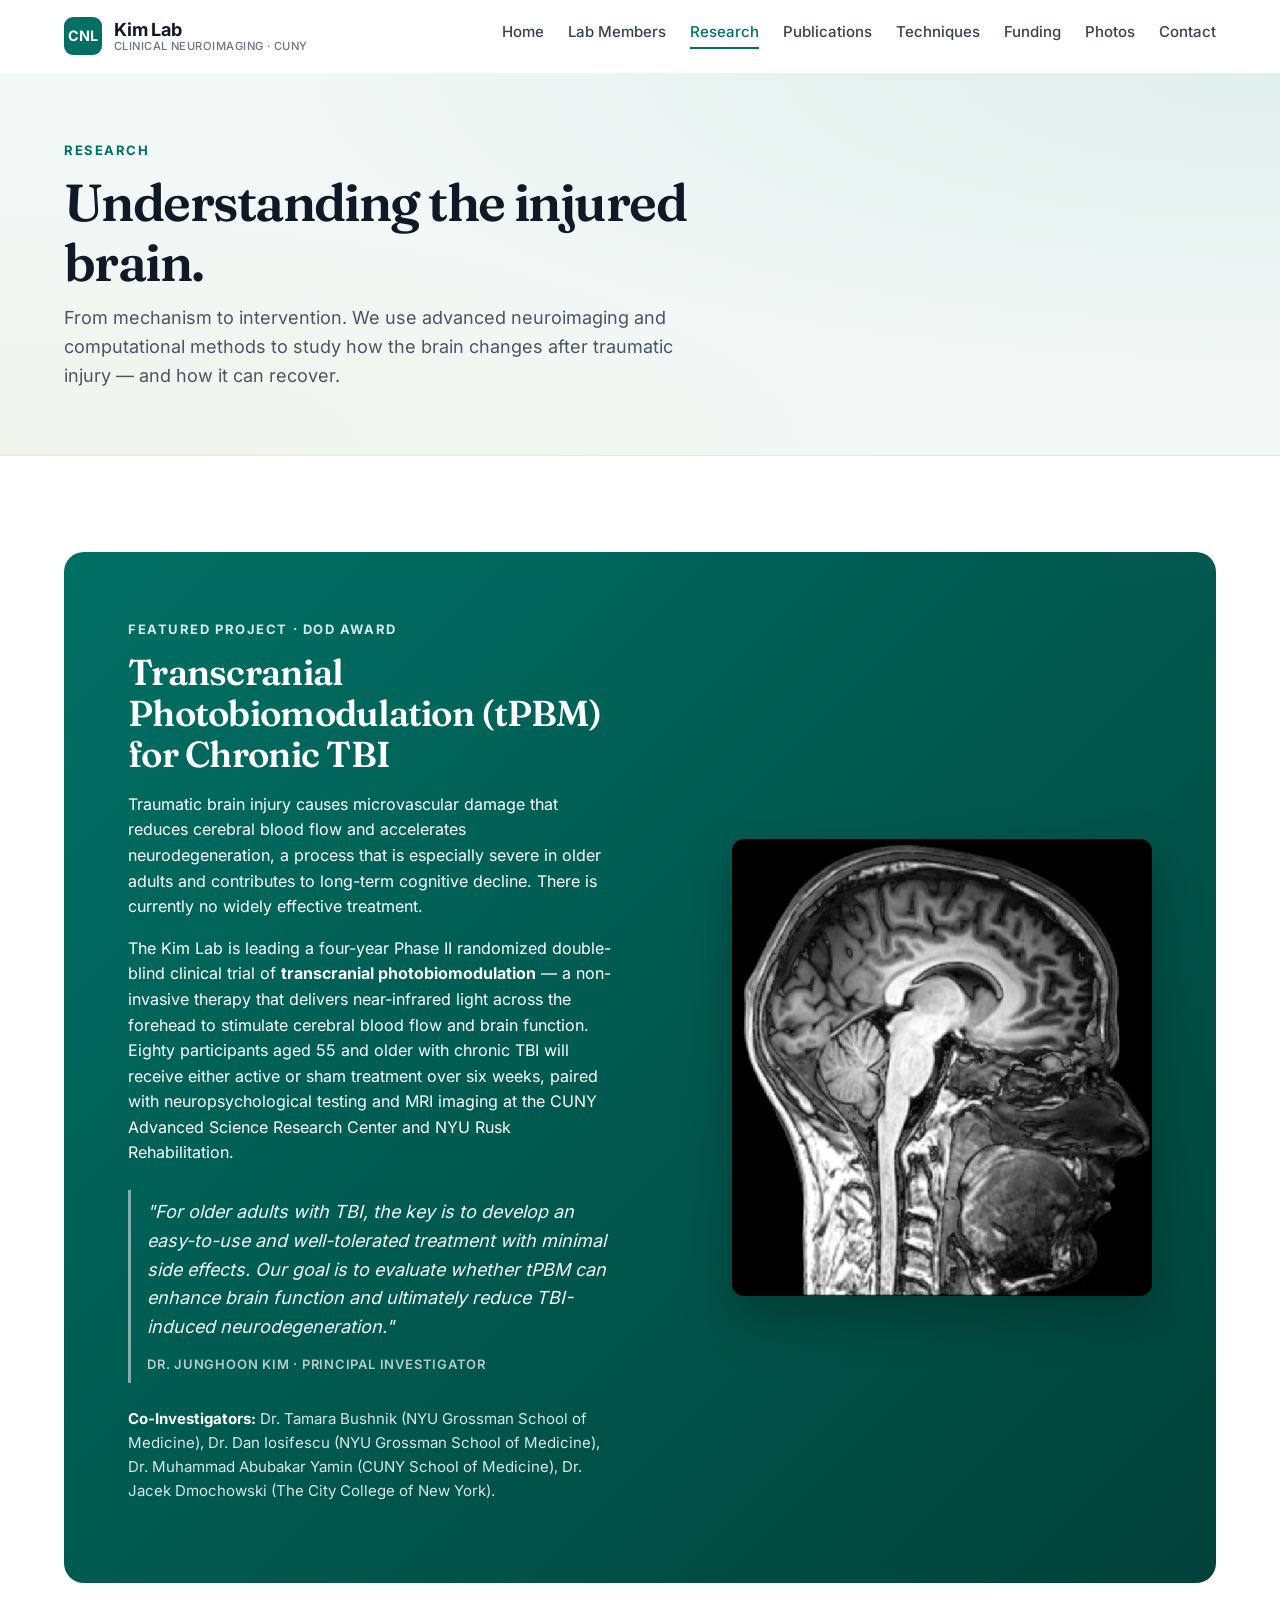
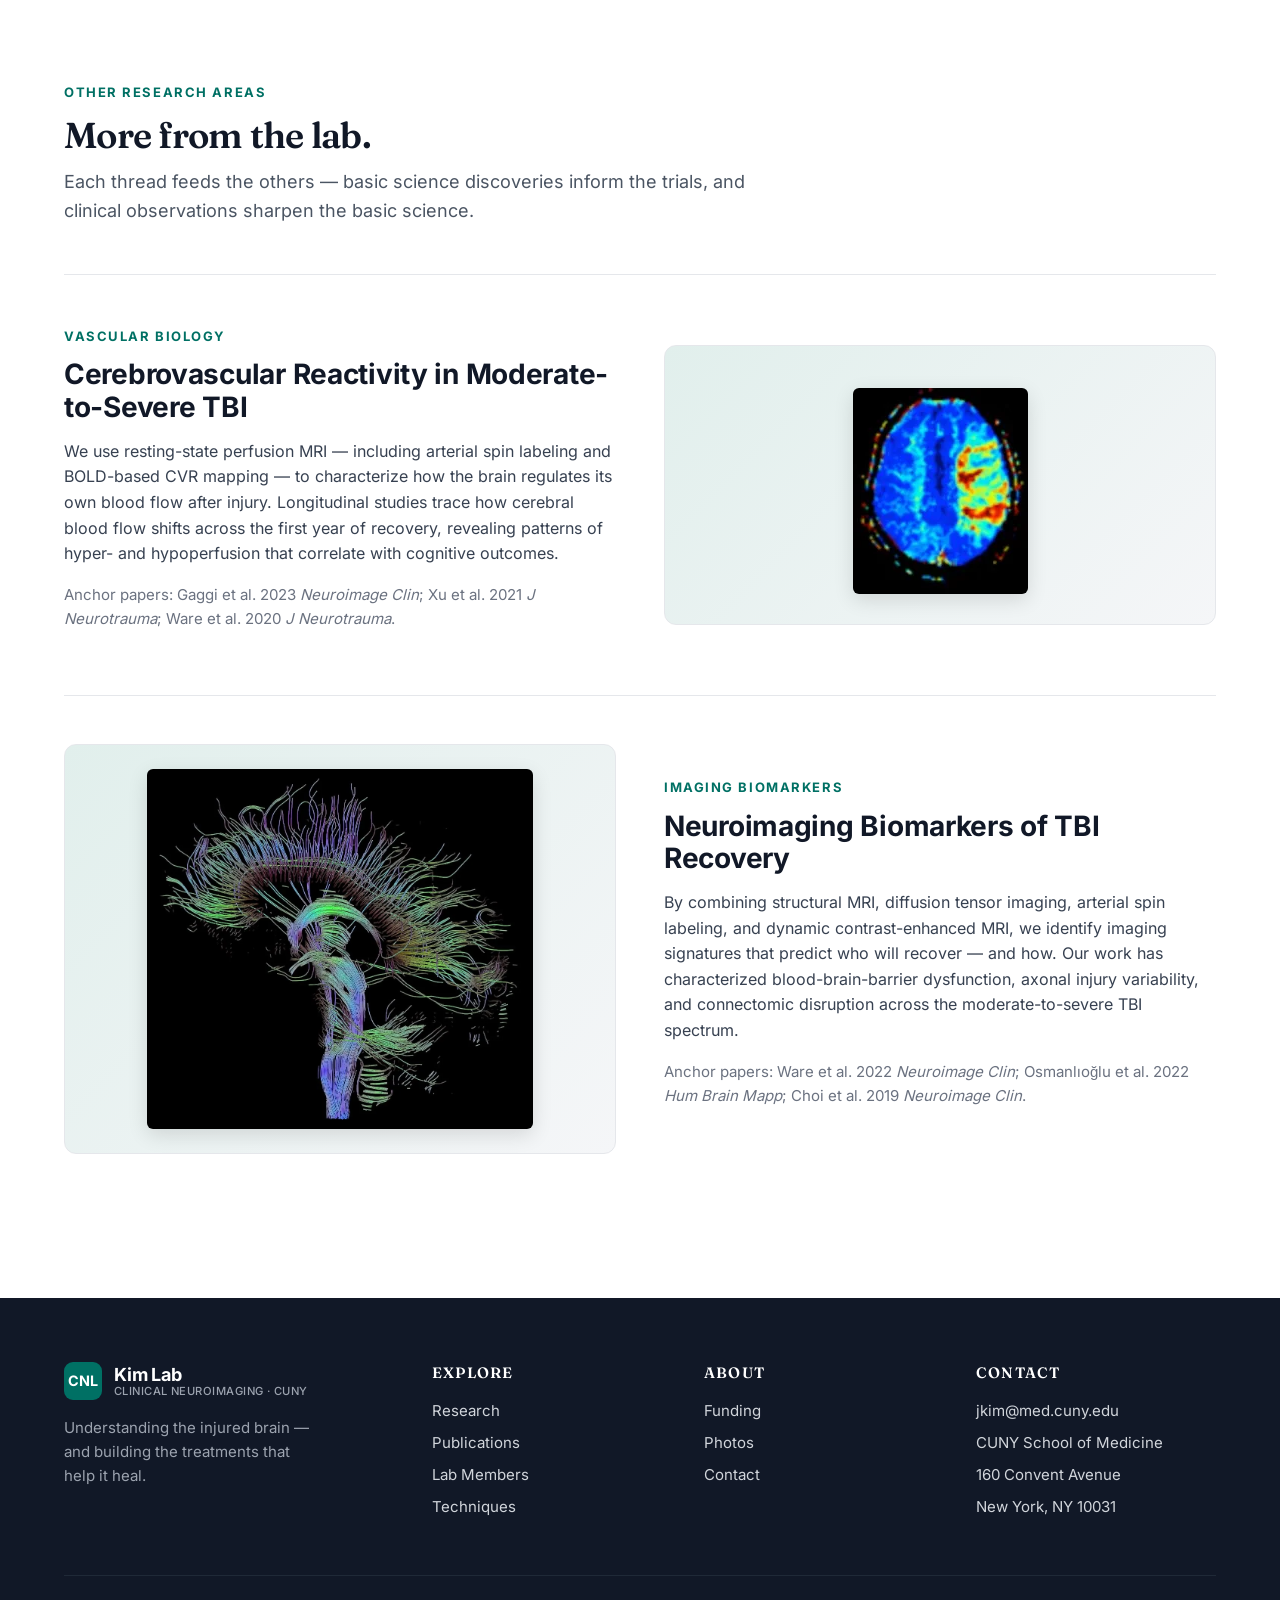
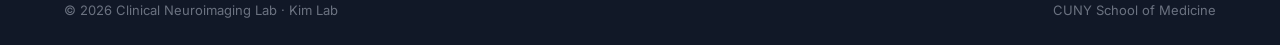
<file: research.html>
<!DOCTYPE html>
<html lang="en">
<head>
  <meta charset="UTF-8" />
  <meta name="viewport" content="width=device-width, initial-scale=1.0" />

  <title>Research — Kim Lab | Clinical Neuroimaging Lab</title>
  <meta name="description" content="Research at the Kim Lab spans transcranial photobiomodulation for chronic TBI, cerebrovascular reactivity mapping, neuroimaging biomarkers, and cognitive rehabilitation." />
  <link rel="canonical" href="https://cnl-cunymed.github.io/lab-website/research.html" />

  <!-- Open Graph -->
  <meta property="og:type" content="website" />
  <meta property="og:url" content="https://cnl-cunymed.github.io/lab-website/research.html" />
  <meta property="og:title" content="Research — Kim Lab" />
  <meta property="og:description" content="Research at the Kim Lab spans transcranial photobiomodulation for chronic TBI, cerebrovascular reactivity mapping, neuroimaging biomarkers, and cognitive rehabilitation." />
  <meta property="og:image" content="https://cnl-cunymed.github.io/lab-website/images/social-card.jpg" />
  <meta property="og:site_name" content="Clinical Neuroimaging Lab — Kim Lab" />

  <!-- Twitter -->
  <meta name="twitter:card" content="summary_large_image" />
  <meta name="twitter:title" content="Research — Kim Lab" />
  <meta name="twitter:description" content="Research at the Kim Lab spans transcranial photobiomodulation for chronic TBI, cerebrovascular reactivity mapping, neuroimaging biomarkers, and cognitive rehabilitation." />
  <meta name="twitter:image" content="https://cnl-cunymed.github.io/lab-website/images/social-card.jpg" />

<!-- @sync:head-common -->
  <meta name="theme-color" content="#007064" />
  <link rel="stylesheet" href="css/style.css" />
  <link rel="icon" type="image/svg+xml" href="data:image/svg+xml,%3Csvg xmlns='http://www.w3.org/2000/svg' viewBox='0 0 32 32'%3E%3Crect width='32' height='32' rx='7' fill='%23007064'/%3E%3Ctext x='50%25' y='52%25' text-anchor='middle' dominant-baseline='middle' fill='white' font-family='-apple-system,sans-serif' font-weight='800' font-size='14' letter-spacing='-1'%3ECNL%3C/text%3E%3C/svg%3E" />
<!-- @end:head-common -->
</head>
<body>

<!-- @sync:header -->
  <a href="#main" class="skip-link">Skip to content</a>

  <header class="site-header" role="banner">
    <div class="container">
      <nav class="nav" aria-label="Primary">
        <a href="index.html" class="brand">
          <span class="brand-mark" aria-hidden="true">CNL</span>
          <span class="brand-text">
            Kim Lab
            <small>Clinical Neuroimaging · CUNY</small>
          </span>
        </a>
        <button class="nav-toggle" aria-expanded="false" aria-controls="primary-menu" aria-label="Toggle menu">
          <span></span><span></span><span></span>
        </button>
        <ul class="nav-links" id="primary-menu">
          <li><a href="index.html">Home</a></li>
          <li><a href="members.html">Lab Members</a></li>
          <li><a href="research.html">Research</a></li>
          <li><a href="publications.html">Publications</a></li>
          <li><a href="techniques.html">Techniques</a></li>
          <li><a href="funding.html">Funding</a></li>
          <li><a href="photos.html">Photos</a></li>
          <li><a href="contact.html">Contact</a></li>
        </ul>
      </nav>
    </div>
  </header>
<!-- @end:header -->

  <main id="main">

    <section class="page-hero">
      <div class="container">
        <span class="eyebrow">Research</span>
        <h1>Understanding the injured brain.</h1>
        <p class="lede">From mechanism to intervention. We use advanced neuroimaging and computational methods to study how the brain changes after traumatic injury — and how it can recover.</p>
      </div>
    </section>

    <!-- ============================================
         FEATURED: tPBM
         ============================================ -->
    <section class="section">
      <div class="container">

        <div class="research-feature fade-in" id="tpbm">
          <div class="feature-content">
            <span class="eyebrow">Featured Project · DOD Award</span>
            <h2>Transcranial Photobiomodulation (tPBM) for Chronic TBI</h2>
            <p>
              Traumatic brain injury causes microvascular damage that reduces cerebral blood flow and accelerates neurodegeneration, a process that is especially severe in older adults and contributes to long-term cognitive decline. There is currently no widely effective treatment.
            </p>
            <p>
              The Kim Lab is leading a four-year Phase II randomized double-blind clinical trial of <strong>transcranial photobiomodulation</strong> — a non-invasive therapy that delivers near-infrared light across the forehead to stimulate cerebral blood flow and brain function. Eighty participants aged 55 and older with chronic TBI will receive either active or sham treatment over six weeks, paired with neuropsychological testing and MRI imaging at the CUNY Advanced Science Research Center and NYU Rusk Rehabilitation.
            </p>

            <blockquote>
              "For older adults with TBI, the key is to develop an easy-to-use and well-tolerated treatment with minimal side effects. Our goal is to evaluate whether tPBM can enhance brain function and ultimately reduce TBI-induced neurodegeneration."
              <cite>Dr. Junghoon Kim · Principal Investigator</cite>
            </blockquote>

            <p style="font-size: var(--fs-sm); color: rgba(255,255,255,0.85);">
              <strong style="color: var(--white);">Co-Investigators:</strong> Dr. Tamara Bushnik (NYU Grossman School of Medicine), Dr. Dan Iosifescu (NYU Grossman School of Medicine), Dr. Muhammad Abubakar Yamin (CUNY School of Medicine), Dr. Jacek Dmochowski (The City College of New York).
            </p>
          </div>

          <div class="feature-visual">
            <picture><source type="image/webp" srcset="images/research/brain-sagittal.webp" /><img src="images/research/brain-sagittal.jpg" alt="Sagittal section MRI of the human brain — the target organ of tPBM therapy" loading="lazy" width="645" height="702" /></picture>
          </div>
        </div>

        <!-- ============================================
             ADDITIONAL RESEARCH AREAS
             ============================================ -->
        <div style="margin-top: var(--sp-9);">
          <div class="section-head">
            <span class="eyebrow">Other research areas</span>
            <h2>More from the lab.</h2>
            <p class="lede">Each thread feeds the others — basic science discoveries inform the trials, and clinical observations sharpen the basic science.</p>
          </div>

          <!-- CVR -->
          <div class="research-area fade-in" id="cvr">
            <div class="research-area-visual" data-placeholder="true">
              <picture><source type="image/webp" srcset="images/research/cvr-perfusion.webp" /><img src="images/research/cvr-perfusion.jpg" alt="Perfusion MRI map (Tmax) showing cerebral blood flow timing" loading="lazy" width="175" height="206" /></picture>
            </div>
            <div>
              <span class="eyebrow">Vascular biology</span>
              <h3>Cerebrovascular Reactivity in Moderate-to-Severe TBI</h3>
              <p>We use resting-state perfusion MRI — including arterial spin labeling and BOLD-based CVR mapping — to characterize how the brain regulates its own blood flow after injury. Longitudinal studies trace how cerebral blood flow shifts across the first year of recovery, revealing patterns of hyper- and hypoperfusion that correlate with cognitive outcomes.</p>
              <p style="font-size: var(--fs-sm); color: var(--gray-500);">Anchor papers: Gaggi et al. 2023 <em>Neuroimage Clin</em>; Xu et al. 2021 <em>J Neurotrauma</em>; Ware et al. 2020 <em>J Neurotrauma</em>.</p>
            </div>
          </div>

          <!-- Biomarkers -->
          <div class="research-area fade-in" id="biomarkers">
            <div class="research-area-visual" data-placeholder="true">
              <picture><source type="image/webp" srcset="images/research/dti-tractography.webp" /><img src="images/research/dti-tractography.jpg" alt="Sagittal DTI tractography of brain white matter fibers" loading="lazy" width="1021" height="952" /></picture>
            </div>
            <div>
              <span class="eyebrow">Imaging biomarkers</span>
              <h3>Neuroimaging Biomarkers of TBI Recovery</h3>
              <p>By combining structural MRI, diffusion tensor imaging, arterial spin labeling, and dynamic contrast-enhanced MRI, we identify imaging signatures that predict who will recover — and how. Our work has characterized blood-brain-barrier dysfunction, axonal injury variability, and connectomic disruption across the moderate-to-severe TBI spectrum.</p>
              <p style="font-size: var(--fs-sm); color: var(--gray-500);">Anchor papers: Ware et al. 2022 <em>Neuroimage Clin</em>; Osmanlıoğlu et al. 2022 <em>Hum Brain Mapp</em>; Choi et al. 2019 <em>Neuroimage Clin</em>.</p>
            </div>
          </div>

          <!-- Cognitive rehab -->
        </div>
      </div>
    </section>

  </main>

<!-- @sync:footer -->
  <footer class="site-footer" role="contentinfo">
    <div class="container">
      <div class="footer-grid">
        <div>
          <a href="index.html" class="brand" style="color: var(--white);">
            <span class="brand-mark" aria-hidden="true">CNL</span>
            <span class="brand-text">
              Kim Lab
              <small style="color: var(--gray-400);">Clinical Neuroimaging · CUNY</small>
            </span>
          </a>
          <p class="footer-brand-tag" style="margin-top: var(--sp-4);">
            Understanding the injured brain — and building the treatments that help it heal.
          </p>
        </div>
        <div>
          <h2>Explore</h2>
          <ul>
            <li><a href="research.html">Research</a></li>
            <li><a href="publications.html">Publications</a></li>
            <li><a href="members.html">Lab Members</a></li>
            <li><a href="techniques.html">Techniques</a></li>
          </ul>
        </div>
        <div>
          <h2>About</h2>
          <ul>
            <li><a href="funding.html">Funding</a></li>
            <li><a href="photos.html">Photos</a></li>
            <li><a href="contact.html">Contact</a></li>
          </ul>
        </div>
        <div>
          <h2>Contact</h2>
          <ul>
            <li><a href="mailto:jkim@med.cuny.edu">jkim@med.cuny.edu</a></li>
            <li>CUNY School of Medicine</li>
            <li>160 Convent Avenue</li>
            <li>New York, NY 10031</li>
          </ul>
        </div>
      </div>
      <div class="footer-bottom">
        <span>© <span data-current-year>2026</span> Clinical Neuroimaging Lab · Kim Lab</span>
        <span>CUNY School of Medicine</span>
      </div>
    </div>
  </footer>
<!-- @end:footer -->

  <script src="js/main.js" defer></script>
</body>
</html>
</file>
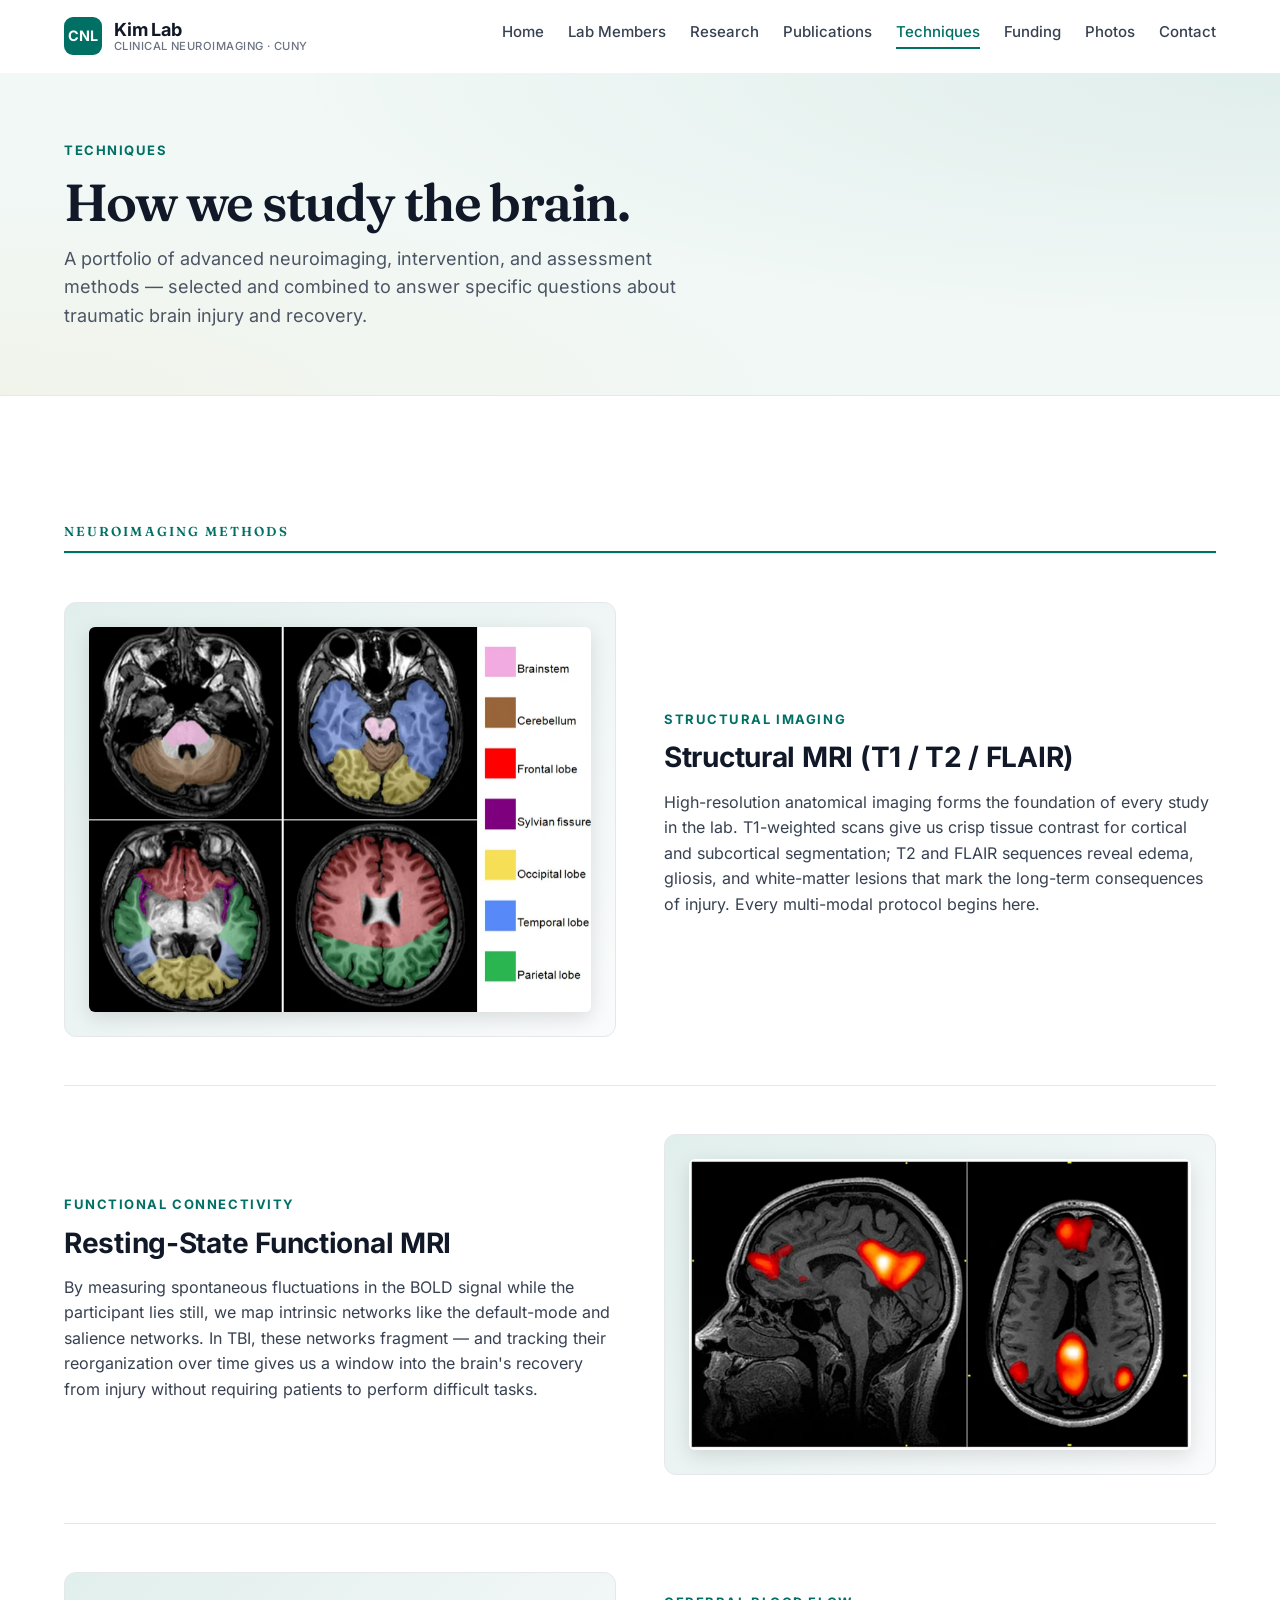
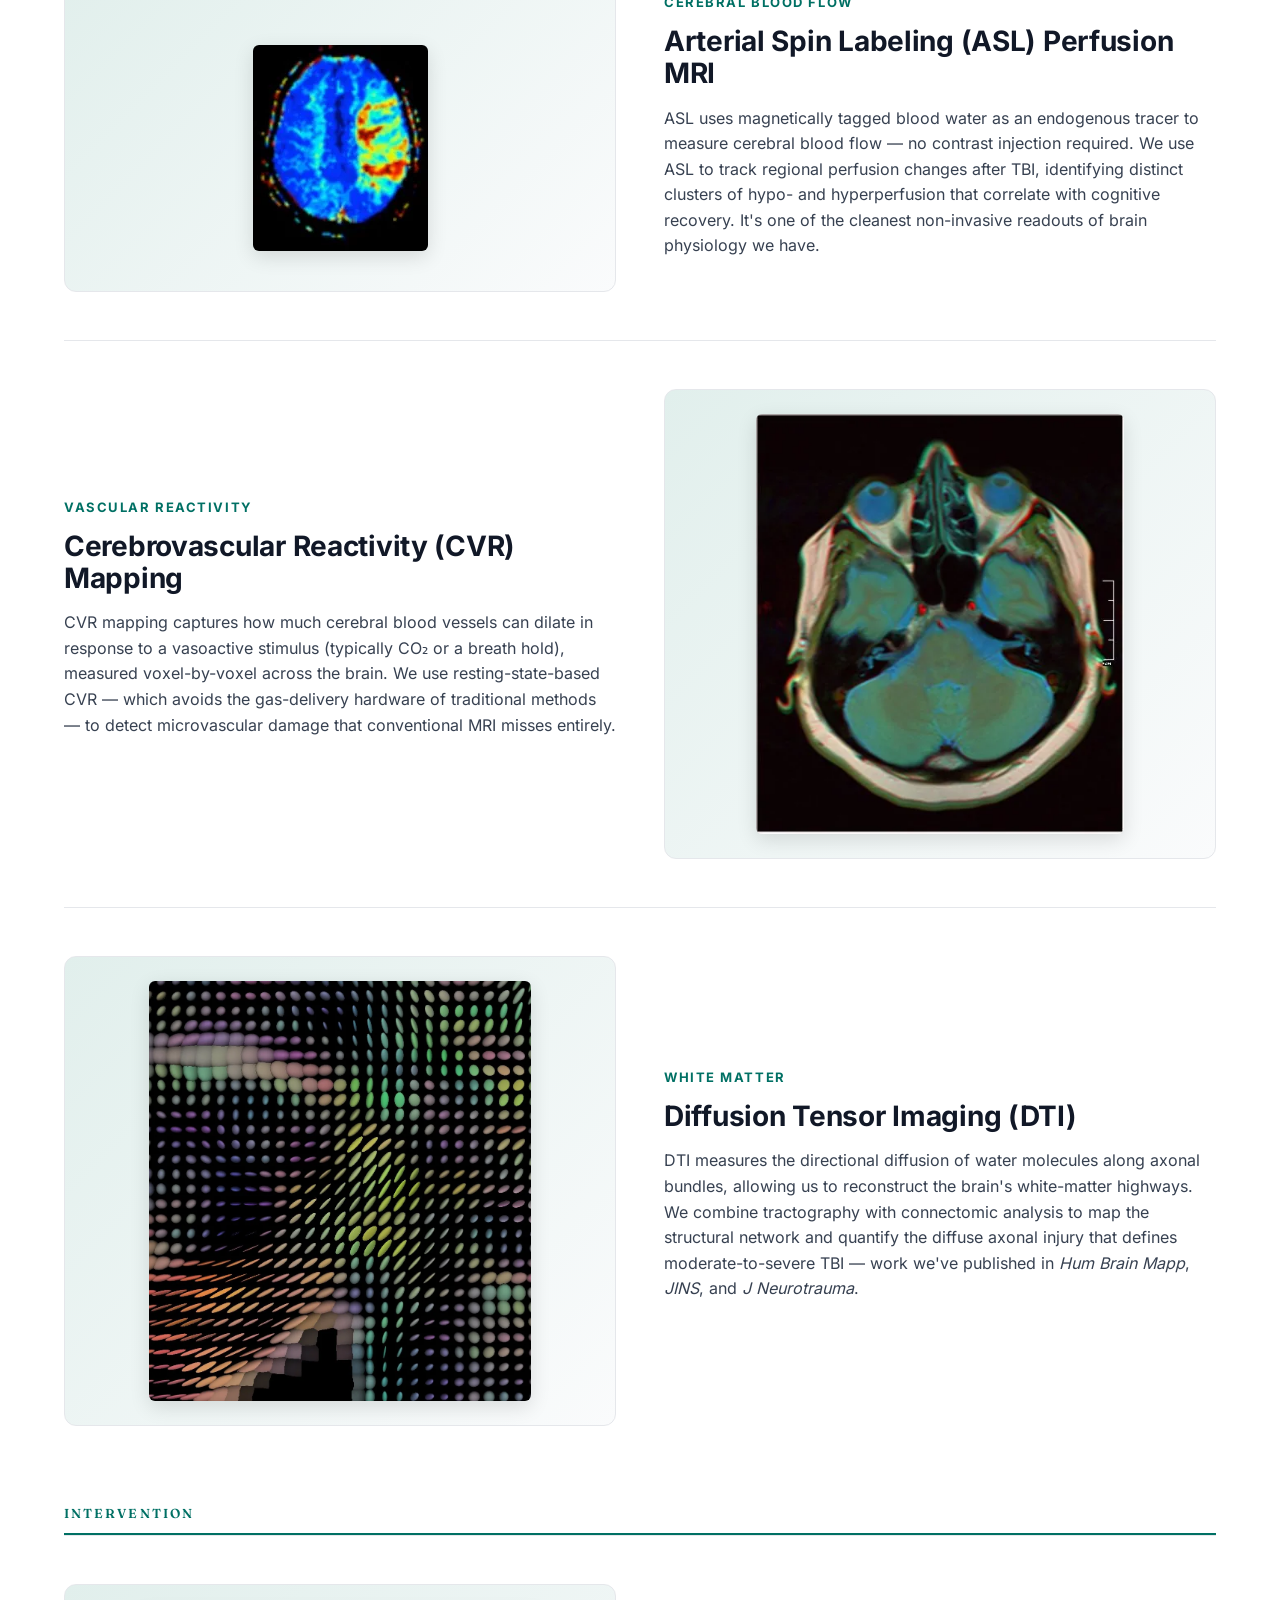
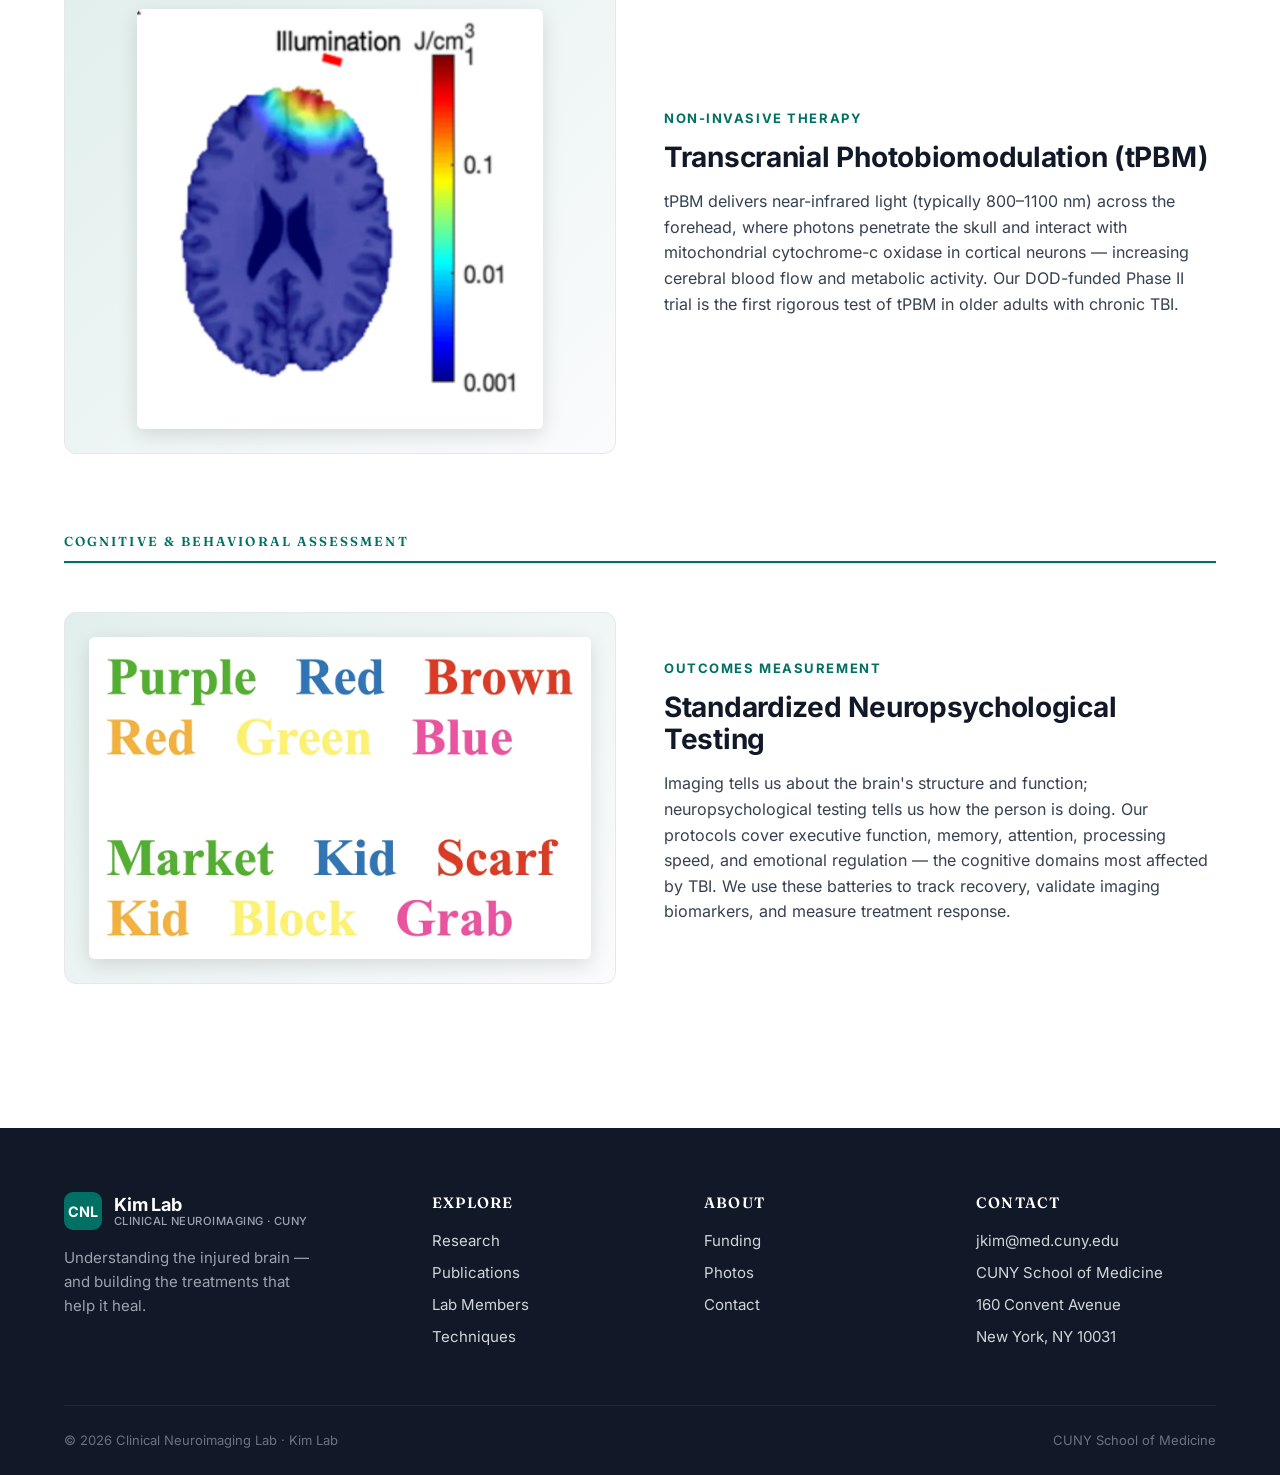
<file: techniques.html>
<!DOCTYPE html>
<html lang="en">
<head>
  <meta charset="UTF-8" />
  <meta name="viewport" content="width=device-width, initial-scale=1.0" />

  <title>Techniques — Kim Lab | Clinical Neuroimaging Lab</title>
  <meta name="description" content="The Kim Lab's research methods: structural MRI, resting-state fMRI, arterial spin labeling, cerebrovascular reactivity mapping, diffusion tensor imaging, transcranial photobiomodulation, and neuropsychological assessment." />
  <link rel="canonical" href="https://cnl-cunymed.github.io/lab-website/techniques.html" />

  <!-- Open Graph -->
  <meta property="og:type" content="website" />
  <meta property="og:url" content="https://cnl-cunymed.github.io/lab-website/techniques.html" />
  <meta property="og:title" content="Techniques — Kim Lab" />
  <meta property="og:description" content="The Kim Lab's research methods: structural MRI, resting-state fMRI, arterial spin labeling, cerebrovascular reactivity mapping, diffusion tensor imaging, transcranial photobiomodulation, and neuropsychological assessment." />
  <meta property="og:image" content="https://cnl-cunymed.github.io/lab-website/images/social-card.jpg" />
  <meta property="og:site_name" content="Clinical Neuroimaging Lab — Kim Lab" />

  <!-- Twitter -->
  <meta name="twitter:card" content="summary_large_image" />
  <meta name="twitter:title" content="Techniques — Kim Lab" />
  <meta name="twitter:description" content="The Kim Lab's research methods: structural MRI, resting-state fMRI, arterial spin labeling, cerebrovascular reactivity mapping, diffusion tensor imaging, transcranial photobiomodulation, and neuropsychological assessment." />
  <meta name="twitter:image" content="https://cnl-cunymed.github.io/lab-website/images/social-card.jpg" />

<!-- @sync:head-common -->
  <meta name="theme-color" content="#007064" />
  <link rel="stylesheet" href="css/style.css" />
  <link rel="icon" type="image/svg+xml" href="data:image/svg+xml,%3Csvg xmlns='http://www.w3.org/2000/svg' viewBox='0 0 32 32'%3E%3Crect width='32' height='32' rx='7' fill='%23007064'/%3E%3Ctext x='50%25' y='52%25' text-anchor='middle' dominant-baseline='middle' fill='white' font-family='-apple-system,sans-serif' font-weight='800' font-size='14' letter-spacing='-1'%3ECNL%3C/text%3E%3C/svg%3E" />
<!-- @end:head-common -->
</head>
<body>

<!-- @sync:header -->
  <a href="#main" class="skip-link">Skip to content</a>

  <header class="site-header" role="banner">
    <div class="container">
      <nav class="nav" aria-label="Primary">
        <a href="index.html" class="brand">
          <span class="brand-mark" aria-hidden="true">CNL</span>
          <span class="brand-text">
            Kim Lab
            <small>Clinical Neuroimaging · CUNY</small>
          </span>
        </a>
        <button class="nav-toggle" aria-expanded="false" aria-controls="primary-menu" aria-label="Toggle menu">
          <span></span><span></span><span></span>
        </button>
        <ul class="nav-links" id="primary-menu">
          <li><a href="index.html">Home</a></li>
          <li><a href="members.html">Lab Members</a></li>
          <li><a href="research.html">Research</a></li>
          <li><a href="publications.html">Publications</a></li>
          <li><a href="techniques.html">Techniques</a></li>
          <li><a href="funding.html">Funding</a></li>
          <li><a href="photos.html">Photos</a></li>
          <li><a href="contact.html">Contact</a></li>
        </ul>
      </nav>
    </div>
  </header>
<!-- @end:header -->

  <main id="main">

    <section class="page-hero">
      <div class="container">
        <span class="eyebrow">Techniques</span>
        <h1>How we study the brain.</h1>
        <p class="lede">A portfolio of advanced neuroimaging, intervention, and assessment methods — selected and combined to answer specific questions about traumatic brain injury and recovery.</p>
      </div>
    </section>

    <!-- ============================================
         NEUROIMAGING METHODS
         ============================================ -->
    <section class="section">
      <div class="container">

        <h2 class="technique-category-head">Neuroimaging Methods</h2>

        <!-- Structural MRI -->
        <div class="technique-row fade-in">
          <div class="technique-visual">
            <picture><source type="image/webp" srcset="images/techniques/structural-t1.webp" /><img src="images/techniques/structural-t1.png" alt="Cross-sectional T1-weighted brain MRI with anatomical regions labeled" loading="lazy" width="800" height="614" /></picture>
          </div>
          <div>
            <span class="eyebrow">Structural Imaging</span>
            <h3>Structural MRI (T1 / T2 / FLAIR)</h3>
            <p>High-resolution anatomical imaging forms the foundation of every study in the lab. T1-weighted scans give us crisp tissue contrast for cortical and subcortical segmentation; T2 and FLAIR sequences reveal edema, gliosis, and white-matter lesions that mark the long-term consequences of injury. Every multi-modal protocol begins here.</p>
          </div>
        </div>

        <!-- Resting-state fMRI -->
        <div class="technique-row fade-in">
          <div class="technique-visual">
            <picture><source type="image/webp" srcset="images/techniques/rsfmri.webp" /><img src="images/techniques/rsfmri.jpg" alt="Default Mode Network — a resting-state functional MRI connectivity pattern" loading="lazy" width="709" height="411" /></picture>
          </div>
          <div>
            <span class="eyebrow">Functional connectivity</span>
            <h3>Resting-State Functional MRI</h3>
            <p>By measuring spontaneous fluctuations in the BOLD signal while the participant lies still, we map intrinsic networks like the default-mode and salience networks. In TBI, these networks fragment — and tracking their reorganization over time gives us a window into the brain's recovery from injury without requiring patients to perform difficult tasks.</p>
          </div>
        </div>

        <!-- ASL Perfusion MRI -->
        <div class="technique-row fade-in">
          <div class="technique-visual">
            <picture><source type="image/webp" srcset="images/techniques/asl-perfusion.webp" /><img src="images/techniques/asl-perfusion.jpg" alt="Perfusion MRI map showing cerebral blood flow timing across the brain" loading="lazy" width="175" height="206" /></picture>
          </div>
          <div>
            <span class="eyebrow">Cerebral blood flow</span>
            <h3>Arterial Spin Labeling (ASL) Perfusion MRI</h3>
            <p>ASL uses magnetically tagged blood water as an endogenous tracer to measure cerebral blood flow — no contrast injection required. We use ASL to track regional perfusion changes after TBI, identifying distinct clusters of hypo- and hyperperfusion that correlate with cognitive recovery. It's one of the cleanest non-invasive readouts of brain physiology we have.</p>
          </div>
        </div>

        <!-- CVR Mapping -->
        <div class="technique-row fade-in">
          <div class="technique-visual">
            <picture><source type="image/webp" srcset="images/techniques/cvr-mapping.webp" /><img src="images/techniques/cvr-mapping.jpg" alt="False-color brain MRI illustrating regional contrast — used in CVR mapping" loading="lazy" width="448" height="512" /></picture>
          </div>
          <div>
            <span class="eyebrow">Vascular reactivity</span>
            <h3>Cerebrovascular Reactivity (CVR) Mapping</h3>
            <p>CVR mapping captures how much cerebral blood vessels can dilate in response to a vasoactive stimulus (typically CO₂ or a breath hold), measured voxel-by-voxel across the brain. We use resting-state-based CVR — which avoids the gas-delivery hardware of traditional methods — to detect microvascular damage that conventional MRI misses entirely.</p>
          </div>
        </div>

        <!-- DTI -->
        <div class="technique-row fade-in">
          <div class="technique-visual">
            <picture><source type="image/webp" srcset="images/techniques/dti.webp" /><img src="images/techniques/dti.jpg" alt="Diffusion tensor imaging axial slice with ellipsoid visualization of fiber directions" loading="lazy" width="1021" height="1125" /></picture>
          </div>
          <div>
            <span class="eyebrow">White matter</span>
            <h3>Diffusion Tensor Imaging (DTI)</h3>
            <p>DTI measures the directional diffusion of water molecules along axonal bundles, allowing us to reconstruct the brain's white-matter highways. We combine tractography with connectomic analysis to map the structural network and quantify the diffuse axonal injury that defines moderate-to-severe TBI — work we've published in <em>Hum Brain Mapp</em>, <em>JINS</em>, and <em>J Neurotrauma</em>.</p>
          </div>
        </div>

        <!-- ============================================
             INTERVENTION
             ============================================ -->
        <h2 class="technique-category-head">Intervention</h2>

        <!-- tPBM -->
        <div class="technique-row fade-in">
          <div class="technique-visual">
            <picture><source type="image/webp" srcset="images/techniques/tpbm-dose-map.webp" /><img src="images/techniques/tpbm-dose-map.png" alt="Monte Carlo simulation of 808 nm near-infrared light absorption in an axial brain slice, showing dose concentrated in prefrontal cortex beneath the illumination site" loading="lazy" width="920" height="950" /></picture>
          </div>
          <div>
            <span class="eyebrow">Non-invasive therapy</span>
            <h3>Transcranial Photobiomodulation (tPBM)</h3>
            <p>tPBM delivers near-infrared light (typically 800–1100 nm) across the forehead, where photons penetrate the skull and interact with mitochondrial cytochrome-c oxidase in cortical neurons — increasing cerebral blood flow and metabolic activity. Our DOD-funded Phase II trial is the first rigorous test of tPBM in older adults with chronic TBI.</p>
          </div>
        </div>

        <!-- ============================================
             COGNITIVE ASSESSMENT
             ============================================ -->
        <h2 class="technique-category-head">Cognitive &amp; Behavioral Assessment</h2>

        <!-- Neuropsych testing -->
        <div class="technique-row fade-in">
          <div class="technique-visual">
            <picture><source type="image/webp" srcset="images/techniques/neuropsych.webp" /><img src="images/techniques/neuropsych.png" alt="Stroop test stimuli — a classic cognitive assessment task" loading="lazy" width="1206" height="774" /></picture>
          </div>
          <div>
            <span class="eyebrow">Outcomes measurement</span>
            <h3>Standardized Neuropsychological Testing</h3>
            <p>Imaging tells us about the brain's structure and function; neuropsychological testing tells us how the person is doing. Our protocols cover executive function, memory, attention, processing speed, and emotional regulation — the cognitive domains most affected by TBI. We use these batteries to track recovery, validate imaging biomarkers, and measure treatment response.</p>
          </div>
        </div>

      </div>
    </section>

  </main>

<!-- @sync:footer -->
  <footer class="site-footer" role="contentinfo">
    <div class="container">
      <div class="footer-grid">
        <div>
          <a href="index.html" class="brand" style="color: var(--white);">
            <span class="brand-mark" aria-hidden="true">CNL</span>
            <span class="brand-text">
              Kim Lab
              <small style="color: var(--gray-400);">Clinical Neuroimaging · CUNY</small>
            </span>
          </a>
          <p class="footer-brand-tag" style="margin-top: var(--sp-4);">
            Understanding the injured brain — and building the treatments that help it heal.
          </p>
        </div>
        <div>
          <h2>Explore</h2>
          <ul>
            <li><a href="research.html">Research</a></li>
            <li><a href="publications.html">Publications</a></li>
            <li><a href="members.html">Lab Members</a></li>
            <li><a href="techniques.html">Techniques</a></li>
          </ul>
        </div>
        <div>
          <h2>About</h2>
          <ul>
            <li><a href="funding.html">Funding</a></li>
            <li><a href="photos.html">Photos</a></li>
            <li><a href="contact.html">Contact</a></li>
          </ul>
        </div>
        <div>
          <h2>Contact</h2>
          <ul>
            <li><a href="mailto:jkim@med.cuny.edu">jkim@med.cuny.edu</a></li>
            <li>CUNY School of Medicine</li>
            <li>160 Convent Avenue</li>
            <li>New York, NY 10031</li>
          </ul>
        </div>
      </div>
      <div class="footer-bottom">
        <span>© <span data-current-year>2026</span> Clinical Neuroimaging Lab · Kim Lab</span>
        <span>CUNY School of Medicine</span>
      </div>
    </div>
  </footer>
<!-- @end:footer -->

  <script src="js/main.js" defer></script>
</body>
</html>
</file>
<file: css/style.css>
/* ============================================
   Clinical Neuroimaging Lab — Kim Lab
   CUNY School of Medicine
   ============================================ */

/* ---------- Design tokens ---------- */
:root {
  /* Colors — CUNY School of Medicine teal.
     --teal is the school's brand primary, sampled from medicine.cuny.edu
     (its stylesheet declares --wp--preset--color--primary: #007064).
     It clears 5.99:1 on white, so it is safe for body-size text; --teal-dark
     (7.9:1) is used wherever teal sits behind smaller or denser type. */
  --teal: #007064;
  --teal-dark: #005C52;
  --teal-darker: #00423A;
  --teal-mid: #3F9B8E;   /* lighter partner for gradients only — never for text */
  --teal-light: #E1EFEC;
  --teal-tint: #F1F8F6;
  --white: #FFFFFF;
  --black: #000000;
  --gray-50: #FAFBFC;
  --gray-100: #F5F6F8;
  --gray-200: #E5E7EB;
  --gray-300: #D1D5DB;
  --gray-400: #9CA3AF;
  --gray-500: #6B7280;
  --gray-600: #4B5563;
  --gray-700: #374151;
  --gray-800: #1F2937;
  --gray-900: #111827;
  --accent-cream: #F7E5C7;  /* CUNY School of Medicine's secondary warm tone */
  --accent-warm: #F5A623;   /* amber — the complement that reads cleanly against teal */
  --success: #10B981;

  /* Type scale — Inter (body) + Fraunces (display serif), self-hosted below.
     Both fall back to the system stack if the woff2 files are unavailable. */
  --font-sans: "Inter", -apple-system, BlinkMacSystemFont, "Segoe UI", Roboto, sans-serif;
  --font-display: "Fraunces", Georgia, "Times New Roman", serif;
  --fs-xs: 0.8125rem;   /* 13px */
  --fs-sm: 0.9375rem;   /* 15px */
  --fs-base: 1rem;      /* 16px */
  --fs-md: 1.125rem;    /* 18px */
  --fs-lg: 1.375rem;    /* 22px */
  --fs-xl: 1.75rem;     /* 28px */
  --fs-2xl: 2.25rem;    /* 36px */
  --fs-3xl: 3rem;       /* 48px */
  --fs-4xl: 4rem;       /* 64px */
  --fs-hero: clamp(2.5rem, 5.5vw, 4.5rem);

  /* Spacing (8-pt scale) */
  --sp-1: 0.25rem;
  --sp-2: 0.5rem;
  --sp-3: 0.75rem;
  --sp-4: 1rem;
  --sp-5: 1.5rem;
  --sp-6: 2rem;
  --sp-7: 3rem;
  --sp-8: 4rem;
  --sp-9: 6rem;
  --sp-10: 8rem;

  /* Layout */
  --container-max: 1200px;
  --container-narrow: 880px;
  --radius-sm: 6px;
  --radius: 12px;
  --radius-lg: 20px;

  /* Effects */
  --shadow-sm: 0 1px 2px rgba(0,0,0,0.04);
  --shadow: 0 4px 16px rgba(0, 112, 100, 0.06), 0 1px 3px rgba(0,0,0,0.04);
  --shadow-lg: 0 12px 32px rgba(0, 112, 100, 0.12), 0 4px 12px rgba(0,0,0,0.05);
  --shadow-teal: 0 8px 24px rgba(0, 112, 100, 0.18);

  /* Transitions */
  --ease: cubic-bezier(0.2, 0.7, 0.2, 1);
  --t-fast: 0.15s var(--ease);
  --t-base: 0.25s var(--ease);
  --t-slow: 0.4s var(--ease);
}

/* ---------- Self-hosted fonts (no third-party requests; see fonts/) ---------- */
@font-face {
  font-family: "Inter"; font-style: normal; font-weight: 400; font-display: swap;
  src: url("../fonts/inter-400.woff2") format("woff2");
}
@font-face {
  font-family: "Inter"; font-style: normal; font-weight: 500; font-display: swap;
  src: url("../fonts/inter-500.woff2") format("woff2");
}
@font-face {
  font-family: "Inter"; font-style: normal; font-weight: 600; font-display: swap;
  src: url("../fonts/inter-600.woff2") format("woff2");
}
@font-face {
  font-family: "Inter"; font-style: normal; font-weight: 700; font-display: swap;
  src: url("../fonts/inter-700.woff2") format("woff2");
}
@font-face {
  font-family: "Fraunces"; font-style: normal; font-weight: 500; font-display: swap;
  src: url("../fonts/fraunces-500.woff2") format("woff2");
}
@font-face {
  font-family: "Fraunces"; font-style: normal; font-weight: 600; font-display: swap;
  src: url("../fonts/fraunces-600.woff2") format("woff2");
}

/* ---------- Reset / base ---------- */
*, *::before, *::after {
  box-sizing: border-box;
}

html {
  scroll-behavior: smooth;
  -webkit-text-size-adjust: 100%;
  scroll-padding-top: 80px; /* offset for sticky nav on anchor jumps */
}

body {
  margin: 0;
  font-family: var(--font-sans);
  font-size: var(--fs-base);
  line-height: 1.6;
  color: var(--gray-900);
  background: var(--white);
  -webkit-font-smoothing: antialiased;
  -moz-osx-font-smoothing: grayscale;
  text-rendering: optimizeLegibility;
}

img, svg, video {
  max-width: 100%;
  height: auto;
  display: block;
}

/* <picture> is only a WebP-with-fallback wrapper around <img>; display:contents
   removes its box so every existing ".container img" rule lays out unchanged. */
picture { display: contents; }

h1, h2, h3, h4, h5, h6 {
  font-family: var(--font-display);
  line-height: 1.15;
  letter-spacing: -0.02em;
  color: var(--gray-900);
  margin: 0 0 var(--sp-4);
  font-weight: 600; /* Fraunces 600 is the heaviest weight we ship — avoids faux-bold */
}

h1 { font-size: var(--fs-3xl); letter-spacing: -0.03em; }
h2 { font-size: var(--fs-2xl); }
h3 { font-size: var(--fs-xl); }
h4 { font-size: var(--fs-lg); }

/* Reserve the Fraunces serif for display headings (h1/h2); keep sub-headings in
   clean Inter so dense sections stay legible. */
h3, h4, h5, h6 {
  font-family: var(--font-sans);
  font-weight: 700;
  letter-spacing: -0.01em;
}

p {
  margin: 0 0 var(--sp-4);
  color: var(--gray-700);
}

a {
  color: var(--teal);
  text-decoration: none;
  transition: color var(--t-fast);
}

a:hover {
  color: var(--teal-dark);
}

a:focus-visible,
button:focus-visible {
  outline: 3px solid var(--teal);
  outline-offset: 3px;
  border-radius: 4px;
}

button {
  font-family: inherit;
  cursor: pointer;
  border: none;
  background: none;
  font-size: inherit;
  color: inherit;
}

ul, ol {
  padding-left: 1.25rem;
  margin: 0 0 var(--sp-4);
}

li {
  margin-bottom: var(--sp-2);
}

/* ---------- Utilities ---------- */
.container {
  width: 100%;
  max-width: var(--container-max);
  margin: 0 auto;
  padding: 0 var(--sp-5);
}

.container-narrow {
  max-width: var(--container-narrow);
  margin: 0 auto;
  padding: 0 var(--sp-5);
}

.section {
  padding: var(--sp-9) 0;
}

.section-sm { padding: var(--sp-7) 0; }
.section-lg { padding: var(--sp-10) 0; }

.section-tint {
  background: var(--teal-tint);
}

.section-teal {
  background: var(--teal);
  color: var(--white);
}

.section-teal h1, .section-teal h2, .section-teal h3 {
  color: var(--white);
}

.section-teal p {
  color: rgba(255,255,255,0.92);
}

.eyebrow {
  display: inline-block;
  font-size: var(--fs-xs);
  font-weight: 700;
  letter-spacing: 0.12em;
  text-transform: uppercase;
  color: var(--teal);
  margin-bottom: var(--sp-3);
}

.lede {
  font-size: var(--fs-md);
  color: var(--gray-600);
  max-width: 65ch;
  line-height: 1.6;
}

.center { text-align: center; }
.center .lede { margin-left: auto; margin-right: auto; }

.divider {
  width: 60px;
  height: 4px;
  background: var(--teal);
  border: none;
  border-radius: 2px;
  margin: 0 0 var(--sp-5);
}

.divider.center { margin-left: auto; margin-right: auto; }

/* ---------- Buttons ---------- */
.btn {
  display: inline-flex;
  align-items: center;
  gap: var(--sp-2);
  padding: var(--sp-3) var(--sp-5);
  border-radius: var(--radius-sm);
  font-weight: 600;
  font-size: var(--fs-sm);
  letter-spacing: 0.01em;
  transition: all var(--t-base);
  cursor: pointer;
  border: 2px solid transparent;
  text-decoration: none;
  line-height: 1.2;
}

.btn-primary {
  background: var(--teal);
  color: var(--white);
}

.btn-primary:hover {
  background: var(--teal-dark);
  color: var(--white);
  transform: translateY(-1px);
  box-shadow: var(--shadow-teal);
}

.btn-ghost {
  background: transparent;
  color: var(--teal);
  border-color: currentColor;
}

.btn-ghost:hover {
  background: var(--teal);
  color: var(--white);
}

.btn-white {
  background: var(--white);
  color: var(--teal);
}

.btn-white:hover {
  background: var(--teal-light);
  color: var(--teal-dark);
}

.btn-arrow::after {
  content: "→";
  transition: transform var(--t-base);
}

.btn-arrow:hover::after {
  transform: translateX(4px);
}

/* ---------- Skip link ---------- */
/* Available to screen readers and keyboard users, removed from the visual layout.
   Used for section headings that the design communicates visually but that a
   screen reader needs in order to keep the h1 -> h2 -> h3 outline unbroken. */
.sr-only {
  position: absolute;
  width: 1px;
  height: 1px;
  padding: 0;
  margin: -1px;
  overflow: hidden;
  clip: rect(0, 0, 0, 0);
  white-space: nowrap;
  border: 0;
}

.skip-link {
  position: absolute;
  top: -100px;
  left: var(--sp-4);
  z-index: 9999;
  background: var(--teal);
  color: var(--white);
  padding: var(--sp-3) var(--sp-4);
  border-radius: var(--radius-sm);
  font-weight: 600;
  font-size: var(--fs-sm);
  transition: top var(--t-base);
}

.skip-link:focus {
  top: var(--sp-4);
  color: var(--white);
}

/* ---------- Header / Nav ---------- */
.site-header {
  position: sticky;
  top: 0;
  z-index: 100;
  background: rgba(255, 255, 255, 0.85);
  backdrop-filter: saturate(180%) blur(14px);
  -webkit-backdrop-filter: saturate(180%) blur(14px);
  border-bottom: 1px solid transparent;
  transition: background var(--t-base), border-color var(--t-base), box-shadow var(--t-base);
}

.site-header.scrolled {
  background: rgba(255, 255, 255, 0.95);
  border-bottom-color: var(--gray-200);
  box-shadow: var(--shadow-sm);
}

.nav {
  display: flex;
  align-items: center;
  justify-content: space-between;
  gap: var(--sp-6);
  height: 72px;
}

.brand {
  display: flex;
  align-items: center;
  gap: var(--sp-3);
  font-weight: 700;
  font-size: var(--fs-md);
  color: var(--gray-900);
  text-decoration: none;
  letter-spacing: -0.01em;
}

.brand:hover { color: var(--gray-900); }

.brand-mark {
  width: 38px;
  height: 38px;
  display: grid;
  place-items: center;
  background: var(--teal);
  color: var(--white);
  border-radius: 9px;
  font-weight: 800;
  font-size: 0.9rem;
  letter-spacing: -0.02em;
}

.brand-text {
  display: flex;
  flex-direction: column;
  line-height: 1.1;
}

.brand-text small {
  font-size: 0.7rem;
  color: var(--gray-500);
  font-weight: 500;
  letter-spacing: 0.04em;
  text-transform: uppercase;
}

.nav-links {
  display: flex;
  gap: var(--sp-5);
  list-style: none;
  padding: 0;
  margin: 0;
  align-items: center;
}

.nav-links a {
  position: relative;
  color: var(--gray-700);
  font-size: var(--fs-sm);
  font-weight: 500;
  padding: var(--sp-2) 0;
  transition: color var(--t-fast);
}

.nav-links a::after {
  content: "";
  position: absolute;
  left: 0;
  right: 0;
  bottom: 0;
  height: 2px;
  background: var(--teal);
  transform: scaleX(0);
  transform-origin: center;
  transition: transform var(--t-base);
}

.nav-links a:hover { color: var(--teal); }
.nav-links a:hover::after,
.nav-links a[aria-current="page"]::after { transform: scaleX(1); }
.nav-links a[aria-current="page"] { color: var(--teal); }

.nav-toggle {
  display: none;
  width: 44px;
  height: 44px;
  padding: 0;
  background: none;
  border: none;
  cursor: pointer;
  position: relative;
}

.nav-toggle span {
  display: block;
  width: 24px;
  height: 2px;
  background: var(--gray-900);
  margin: 5px auto;
  transition: transform var(--t-base), opacity var(--t-base);
  border-radius: 2px;
}

.nav-toggle[aria-expanded="true"] span:nth-child(1) {
  transform: translateY(7px) rotate(45deg);
}
.nav-toggle[aria-expanded="true"] span:nth-child(2) {
  opacity: 0;
}
.nav-toggle[aria-expanded="true"] span:nth-child(3) {
  transform: translateY(-7px) rotate(-45deg);
}

@media (max-width: 960px) {
  .nav-toggle { display: block; }

  /* backdrop-filter makes an element the containing block for its
     position:fixed descendants. With it on, the menu panel below resolved
     "inset: 72px 0 0 0" against the 72px-tall header instead of the viewport
     and collapsed to zero height, so opening the menu showed a sliver of the
     first link and nothing else. Dropping the blur at this breakpoint hands
     the panel back to the viewport; the background is made near-opaque to
     compensate for the lost frosting. */
  .site-header {
    backdrop-filter: none;
    -webkit-backdrop-filter: none;
    background: rgba(255, 255, 255, 0.97);
  }

  .nav-links {
    position: fixed;
    inset: 72px 0 0 0;
    background: var(--white);
    flex-direction: column;
    align-items: stretch;
    padding: var(--sp-6) var(--sp-5);
    gap: 0;
    transform: translateX(100%);
    /* visibility is what actually takes the closed menu out of play: a panel
       parked off-canvas by transform alone still answers to Tab, so keyboard
       users on a phone would tab through eight invisible nav links before
       reaching the page. Delaying visibility by the slide duration lets the
       close animation finish before the panel is hidden. */
    visibility: hidden;
    transition: transform var(--t-slow), visibility 0s linear 0.4s;
    border-top: 1px solid var(--gray-200);
    overflow-y: auto;
  }
  .nav-links.open {
    transform: translateX(0);
    visibility: visible;
    transition: transform var(--t-slow), visibility 0s;
  }
  .nav-links li { margin: 0; border-bottom: 1px solid var(--gray-100); }
  .nav-links a {
    display: block;
    padding: var(--sp-4) 0;
    font-size: var(--fs-md);
  }
  .nav-links a::after { display: none; }
}

/* ---------- Hero ---------- */
.hero {
  position: relative;
  min-height: 88vh;
  display: flex;
  align-items: center;
  padding: var(--sp-8) 0 var(--sp-9);
  background:
    radial-gradient(ellipse at top right, rgba(0, 112, 100, 0.08), transparent 60%),
    radial-gradient(ellipse at bottom left, rgba(0, 112, 100, 0.05), transparent 50%),
    linear-gradient(180deg, var(--white) 0%, var(--teal-tint) 100%);
  overflow: hidden;
}

.hero::before {
  content: "";
  position: absolute;
  inset: 0;
  background-image:
    radial-gradient(circle at 20% 30%, rgba(0, 112, 100, 0.04) 0, transparent 35%),
    radial-gradient(circle at 80% 70%, rgba(0, 112, 100, 0.06) 0, transparent 35%);
  pointer-events: none;
}

.hero-grid {
  display: grid;
  grid-template-columns: 1.1fr 1fr;
  gap: var(--sp-8);
  align-items: center;
  position: relative;
  z-index: 1;
}

@media (max-width: 880px) {
  .hero { min-height: auto; padding: var(--sp-7) 0; }
  .hero-grid { grid-template-columns: 1fr; gap: var(--sp-6); }
}

.hero-title {
  font-size: var(--fs-hero);
  letter-spacing: -0.035em;
  line-height: 1.02;
  margin-bottom: var(--sp-5);
}

.hero-title .accent {
  color: var(--teal);
  background: linear-gradient(135deg, var(--teal) 0%, var(--teal-mid) 100%);
  -webkit-background-clip: text;
  background-clip: text;
  -webkit-text-fill-color: transparent;
}

.hero-sub {
  font-size: var(--fs-md);
  color: var(--gray-600);
  max-width: 56ch;
  margin-bottom: var(--sp-6);
}

.hero-ctas {
  display: flex;
  gap: var(--sp-3);
  flex-wrap: wrap;
}

.hero-visual {
  position: relative;
  aspect-ratio: 4/4;
  max-width: 560px;
  margin-left: auto;
}

/* Hero image (replaces old animated SVG brain-visual) */
.hero-img {
  width: 100%;
  height: 100%;
  object-fit: cover;
  border-radius: var(--radius-lg);
  box-shadow: 0 30px 60px rgba(0, 112, 100, 0.18), 0 8px 24px rgba(0,0,0,0.08);
  aspect-ratio: 1;
}

/* Research card media images fill the 16/9 frame */
.research-card-media img {
  width: 100%;
  height: 100%;
  object-fit: cover;
  display: block;
}

/* Restrained motion (Emil's budget): gentle media zoom on hover, GPU-only
   (transform), gated to real pointers so touch devices don't stick, and
   auto-disabled by the prefers-reduced-motion block below. */
@media (hover: hover) and (pointer: fine) {
  .research-card-media img { transition: transform var(--t-slow); }
  .research-card:hover .research-card-media img { transform: scale(1.04); }
}

/* Research area visuals (research.html) - real images shown in full */
.research-area-visual img {
  max-width: 100%;
  max-height: 360px;
  width: auto;
  height: auto;
  object-fit: contain;
  display: block;
  border-radius: var(--radius-sm);
  box-shadow: 0 6px 20px rgba(0,0,0,0.12);
}

/* Research feature (tPBM) visual */
.feature-visual img {
  width: 100%;
  max-width: 420px;
  border-radius: var(--radius);
  box-shadow: 0 20px 50px rgba(0,0,0,0.25);
  margin-left: auto;
  display: block;
}

/* Technique visuals - real images shown in full (different aspect ratios) */
.technique-visual img {
  max-width: 100%;
  max-height: 420px;
  width: auto;
  height: auto;
  object-fit: contain;
  display: block;
  border-radius: var(--radius-sm);
  box-shadow: 0 6px 20px rgba(0,0,0,0.12);
}

/* Grant card logo with real image */
.grant-logo img,
.grant-logo svg {
  max-width: 70px;
  max-height: 70px;
  object-fit: contain;
}
.grant-logo:has(img) {
  background: var(--white);
  padding: var(--sp-2);
}

/* Partner logo grid - real institutional logos */
.partner-logo img {
  max-width: 110px;
  max-height: 60px;
  object-fit: contain;
  margin: 0 auto var(--sp-2);
  display: block;
}

/* ---------- Section heads ---------- */
.section-head {
  margin-bottom: var(--sp-7);
}

.section-head h2 {
  font-size: var(--fs-2xl);
  margin-bottom: var(--sp-3);
}

.section-head .lede {
  font-size: var(--fs-md);
}

/* ---------- News feed (home) ---------- */
.news-list {
  display: grid;
  grid-template-columns: 1.5fr 1fr 1fr;
  gap: var(--sp-5);
}

@media (max-width: 900px) {
  .news-list { grid-template-columns: 1fr; }
}

.news-item {
  background: var(--white);
  border: 1px solid var(--gray-200);
  border-radius: var(--radius);
  padding: var(--sp-5);
  transition: all var(--t-base);
  display: flex;
  flex-direction: column;
  position: relative;
  overflow: hidden;
}

.news-item.featured {
  background: linear-gradient(135deg, var(--teal) 0%, var(--teal-dark) 100%);
  color: var(--white);
  border: none;
  grid-row: span 1;
  box-shadow: inset 0 3px 0 0 var(--accent-warm); /* warm accent pops against the teal */
}

.news-item.featured h3,
.news-item.featured .news-date {
  color: var(--white);
}

.news-item.featured p {
  color: rgba(255,255,255,0.9);
}

.news-item.featured a {
  color: var(--white);
  font-weight: 600;
}

.news-item.featured::before {
  content: "";
  position: absolute;
  top: -50%;
  right: -30%;
  width: 200px;
  height: 200px;
  background: radial-gradient(circle, rgba(255,255,255,0.2) 0%, transparent 70%);
  pointer-events: none;
}

.news-item:hover {
  transform: translateY(-3px);
  box-shadow: inset 0 3px 0 0 var(--accent-warm),
              0 18px 36px rgba(0, 112, 100, 0.14), 0 4px 12px rgba(0, 0, 0, 0.05);
  border-color: transparent;
}

.news-item.featured:hover {
  box-shadow: inset 0 3px 0 0 var(--accent-warm), var(--shadow-teal);
}

.news-date {
  font-size: var(--fs-xs);
  font-weight: 600;
  letter-spacing: 0.08em;
  text-transform: uppercase;
  color: var(--teal);
  margin-bottom: var(--sp-3);
}

.news-item h3 {
  font-size: var(--fs-md);
  margin-bottom: var(--sp-3);
  line-height: 1.3;
}

.news-item p {
  font-size: var(--fs-sm);
  flex: 1;
  margin-bottom: var(--sp-3);
}

.news-item .news-link {
  font-size: var(--fs-sm);
  font-weight: 600;
}

.news-tag {
  display: inline-block;
  font-size: 0.7rem;
  font-weight: 700;
  letter-spacing: 0.1em;
  text-transform: uppercase;
  padding: 4px 10px;
  background: rgba(255,255,255,0.18);
  border-radius: 999px;
  margin-bottom: var(--sp-3);
  color: var(--white);
  width: fit-content;
}

/* ---------- Research preview grid ---------- */
.research-grid {
  display: grid;
  grid-template-columns: repeat(3, 1fr);
  gap: var(--sp-5);
}

@media (max-width: 900px) {
  .research-grid { grid-template-columns: 1fr; }
}

.research-card {
  background: var(--white);
  border: 1px solid var(--gray-200);
  border-radius: var(--radius);
  overflow: hidden;
  transition: all var(--t-base);
  display: flex;
  flex-direction: column;
}

.research-card:hover {
  transform: translateY(-4px);
  /* inset bar activates the warm accent; deeper shadow adds real elevation */
  box-shadow: inset 0 3px 0 0 var(--accent-warm),
              0 20px 40px rgba(0, 112, 100, 0.16), 0 6px 16px rgba(0, 0, 0, 0.06);
  border-color: transparent;
}

.research-card-media {
  aspect-ratio: 16/9;
  background: linear-gradient(135deg, var(--teal) 0%, var(--teal-dark) 100%);
  position: relative;
  overflow: hidden;
}

.research-card-body {
  padding: var(--sp-5);
  flex: 1;
  display: flex;
  flex-direction: column;
}

.research-card h3 {
  font-size: var(--fs-md);
  margin-bottom: var(--sp-3);
}

.research-card p {
  font-size: var(--fs-sm);
  color: var(--gray-600);
  flex: 1;
  margin-bottom: var(--sp-4);
}

.research-card .card-link {
  font-size: var(--fs-sm);
  font-weight: 600;
  color: var(--teal);
  display: inline-flex;
  align-items: center;
  gap: var(--sp-2);
  transition: gap var(--t-base);
}

.research-card .card-link::after {
  content: "→";
  transition: transform var(--t-base);
}

.research-card:hover .card-link::after {
  transform: translateX(4px);
}

/* ---------- Affiliations strip ---------- */
.affiliations {
  display: flex;
  flex-wrap: wrap;
  justify-content: center;
  gap: var(--sp-7);
  align-items: center;
  padding: var(--sp-5) 0;
}

.affiliations span {
  font-size: var(--fs-sm);
  font-weight: 600;
  color: var(--gray-500);
  letter-spacing: 0.02em;
}

/* ---------- Footer ---------- */
.site-footer {
  background: var(--gray-900);
  color: var(--gray-300);
  padding: var(--sp-8) 0 var(--sp-5);
}

.site-footer a { color: var(--gray-300); }
.site-footer a:hover { color: var(--white); }

.footer-grid {
  display: grid;
  grid-template-columns: 1.4fr 1fr 1fr 1fr;
  gap: var(--sp-6);
  margin-bottom: var(--sp-7);
}

@media (max-width: 800px) {
  .footer-grid { grid-template-columns: 1fr 1fr; gap: var(--sp-5); }
}

@media (max-width: 480px) {
  .footer-grid { grid-template-columns: 1fr; }
}

/* Footer columns use h2 so the document outline never skips a level, but they
   are styled as small labels — rank is semantics, size is design. */
.footer-grid h2 {
  color: var(--white);
  font-size: var(--fs-sm);
  font-weight: 600;
  letter-spacing: 0.08em;
  line-height: 1.4;
  text-transform: uppercase;
  margin-bottom: var(--sp-4);
}

.footer-grid ul {
  list-style: none;
  padding: 0;
  margin: 0;
}

.footer-grid li {
  margin-bottom: var(--sp-2);
  font-size: var(--fs-sm);
}

.footer-brand-tag {
  font-size: var(--fs-sm);
  color: var(--gray-400);
  max-width: 28ch;
  margin-bottom: var(--sp-4);
}

.footer-bottom {
  border-top: 1px solid var(--gray-800);
  padding-top: var(--sp-5);
  display: flex;
  justify-content: space-between;
  align-items: center;
  font-size: var(--fs-xs);
  color: var(--gray-500);
  flex-wrap: wrap;
  gap: var(--sp-3);
}

/* ---------- Member cards ---------- */
.members-section {
  padding: var(--sp-7) 0;
}

.members-section + .members-section {
  border-top: 1px solid var(--gray-200);
}

.member-grid {
  display: grid;
  grid-template-columns: repeat(auto-fill, minmax(260px, 1fr));
  gap: var(--sp-5);
  /* Let each card end where its own bio ends. Grid's default stretch made one
     long biography drag every card in its row down to match, leaving the
     shorter ones as tall panels of empty white. */
  align-items: start;
}

.member-card {
  background: var(--white);
  border: 1px solid var(--gray-200);
  border-radius: var(--radius);
  overflow: hidden;
  transition: all var(--t-base);
  display: flex;
  flex-direction: column;
  position: relative;
}

.member-card.featured {
  grid-column: span 2;
  display: grid;
  /* Sized to the 140px avatar plus even breathing room, not to the old
     full-bleed photograph the column used to hold. */
  grid-template-columns: 188px 1fr;
}

@media (max-width: 720px) {
  .member-card.featured {
    grid-column: span 1;
    grid-template-columns: 1fr;
  }
}

.member-card:hover {
  transform: translateY(-3px);
  box-shadow: var(--shadow-lg);
  border-color: transparent;
}

/* Headshots are circular avatars rather than full-bleed rectangles. The four
   photographs were taken in four different places — a lab, a studio on black,
   outdoors under foliage, and against a grey wall — and a rectangle puts those
   backgrounds edge to edge where the mismatch is obvious. A circle crops the
   corners, where most of the background lives, and the ring gives every card the
   same outline regardless of what is behind the person. The source files are
   also cropped to a matching head-to-frame ratio so nobody appears further from
   the camera than anyone else. */
.member-photo {
  width: 140px;
  height: 140px;
  flex: none;
  align-self: center;
  margin: var(--sp-6) auto var(--sp-2);
  border-radius: 50%;
  overflow: hidden;
  position: relative;
  background: var(--teal-tint);
  /* White band, then a teal rim: the white separates the photograph from the
     ring so a dark background does not bleed into it. */
  border: 4px solid var(--white);
  box-shadow: 0 0 0 2px var(--teal), var(--shadow);
}

.member-photo img {
  width: 100%;
  height: 100%;
  object-fit: cover;
  transition: transform var(--t-slow);
}

.member-card:hover .member-photo img {
  transform: scale(1.06);
}

.member-photo.placeholder {
  display: grid;
  place-items: center;
  background: linear-gradient(135deg, var(--teal-light) 0%, var(--gray-100) 100%);
}

.member-photo.placeholder svg {
  width: 50%;
  height: 50%;
  opacity: 0.4;
  fill: var(--teal);
}

.member-body {
  padding: var(--sp-5);
  flex: 1;
  display: flex;
  flex-direction: column;
}

.member-card.featured .member-body {
  padding: var(--sp-6);
  justify-content: center;
}

.member-name {
  font-size: var(--fs-lg);
  margin-bottom: var(--sp-1);
  line-height: 1.25;
}

.member-role {
  font-size: var(--fs-xs);
  font-weight: 600;
  letter-spacing: 0.06em;
  text-transform: uppercase;
  color: var(--teal);
  margin-bottom: var(--sp-3);
}

.member-bio {
  font-size: var(--fs-sm);
  color: var(--gray-600);
  line-height: 1.6;
  flex: 1;
}

.member-links {
  display: flex;
  gap: var(--sp-3);
  margin-top: var(--sp-4);
  flex-wrap: wrap;
}

.member-link {
  font-size: var(--fs-xs);
  font-weight: 600;
  color: var(--teal);
  display: inline-flex;
  align-items: center;
  gap: var(--sp-1);
  padding: var(--sp-2) var(--sp-3);
  background: var(--teal-light);
  border-radius: var(--radius-sm);
  transition: all var(--t-fast);
  letter-spacing: 0.02em;
}

.member-link:hover {
  background: var(--teal);
  color: var(--white);
}

.member-card.placeholder .member-bio {
  color: var(--gray-500); /* AA-contrast on white (was gray-400, ~3.6:1) */
  font-style: italic;
}

/* ---------- Alumni ----------
   Deliberately photo-less. Alumni headshots go stale the moment someone moves
   institutions, and an empty photo frame reads as "missing" rather than
   "by design" — so these cards lead with the degree and the dissertation
   instead, which never expire. */
.alumni-grid {
  display: grid;
  grid-template-columns: repeat(auto-fill, minmax(340px, 1fr));
  gap: var(--sp-5);
}

.alumni-card {
  background: var(--white);
  border: 1px solid var(--gray-200);
  border-left: 3px solid var(--teal);
  border-radius: var(--radius);
  padding: var(--sp-5) var(--sp-6);
  transition: all var(--t-base);
  display: flex;
  flex-direction: column;
}

.alumni-card:hover {
  transform: translateY(-3px);
  box-shadow: var(--shadow-lg);
  border-color: var(--gray-200);
  border-left-color: var(--teal-dark);
}

.alumni-name {
  font-size: var(--fs-md);
  margin-bottom: var(--sp-1);
  line-height: 1.25;
}

.alumni-degree {
  font-size: var(--fs-xs);
  font-weight: 600;
  letter-spacing: 0.06em;
  text-transform: uppercase;
  color: var(--teal-dark);
  margin-bottom: var(--sp-4);
}

.alumni-detail {
  font-size: var(--fs-sm);
  color: var(--gray-600);
  line-height: 1.6;
  margin: 0 0 var(--sp-3);
}

.alumni-detail:last-of-type {
  flex: 1;
}

.alumni-label {
  display: block;
  font-size: var(--fs-xs);
  font-weight: 600;
  letter-spacing: 0.04em;
  text-transform: uppercase;
  color: var(--gray-500);
  margin-bottom: var(--sp-1);
}

.alumni-thesis {
  font-style: italic;
  color: var(--gray-700);
}

/* ---------- Research page ---------- */
.research-feature {
  background: linear-gradient(135deg, var(--teal) 0%, var(--teal-darker) 100%);
  color: var(--white);
  border-radius: var(--radius-lg);
  padding: var(--sp-8);
  margin-bottom: var(--sp-8);
  display: grid;
  grid-template-columns: 1fr 1fr;
  gap: var(--sp-7);
  align-items: center;
  position: relative;
  overflow: hidden;
}

.research-feature::before {
  content: "";
  position: absolute;
  top: -50%;
  right: -20%;
  width: 600px;
  height: 600px;
  background: radial-gradient(circle, rgba(255,255,255,0.08), transparent 60%);
  pointer-events: none;
}

@media (max-width: 880px) {
  .research-feature {
    grid-template-columns: 1fr;
    padding: var(--sp-6);
  }
}

.research-feature h2,
.research-feature h3 {
  color: var(--white);
}

.research-feature p {
  color: var(--white);
}

.research-feature .lede {
  color: rgba(255,255,255,0.92);
}

.research-feature .eyebrow {
  color: rgba(255,255,255,0.85);
}

.research-feature blockquote {
  border-left: 3px solid rgba(255,255,255,0.5);
  padding: var(--sp-2) 0 var(--sp-2) var(--sp-4);
  margin: var(--sp-5) 0 var(--sp-5) 0;
  font-style: italic;
  font-size: var(--fs-md);
  color: rgba(255,255,255,0.95);
}

.research-feature blockquote cite {
  display: block;
  font-style: normal;
  font-size: var(--fs-xs);
  color: rgba(255,255,255,0.7);
  margin-top: var(--sp-3);
  font-weight: 600;
  letter-spacing: 0.06em;
  text-transform: uppercase;
}

.research-feature .feature-visual {
  position: relative;
  z-index: 1;
}

.research-area {
  display: grid;
  grid-template-columns: 1fr 1fr;
  gap: var(--sp-7);
  align-items: center;
  padding: var(--sp-7) 0;
  border-top: 1px solid var(--gray-200);
}

.research-area:nth-child(even) {
  direction: rtl;
}

.research-area:nth-child(even) > * {
  direction: ltr;
}

@media (max-width: 880px) {
  .research-area { grid-template-columns: 1fr; gap: var(--sp-5); direction: ltr; }
}

.research-area-visual {
  background: linear-gradient(135deg, var(--teal-light) 0%, var(--gray-100) 100%);
  border-radius: var(--radius);
  display: grid;
  place-items: center;
  border: 1px solid var(--gray-200);
  padding: var(--sp-5);
  min-height: 280px;
}

.research-area-visual svg {
  width: 80%;
  height: 80%;
  opacity: 0.7;
}

/* ---------- Publications ---------- */
.pub-filters {
  display: flex;
  gap: var(--sp-3);
  align-items: center;
  margin-bottom: var(--sp-6);
  flex-wrap: wrap;
}

.pub-search {
  flex: 1;
  min-width: 220px;
  padding: var(--sp-3) var(--sp-4);
  border: 1px solid var(--gray-300);
  border-radius: var(--radius-sm);
  font-size: var(--fs-sm);
  font-family: inherit;
  background: var(--white);
  transition: border-color var(--t-fast), box-shadow var(--t-fast);
}

.pub-search:focus {
  outline: none;
  border-color: var(--teal);
  box-shadow: 0 0 0 3px rgba(0, 112, 100, 0.12);
}

.year-chips {
  display: flex;
  flex-wrap: wrap;
  gap: var(--sp-2);
  margin-bottom: var(--sp-6);
}

.year-chip {
  padding: var(--sp-2) var(--sp-4);
  border-radius: 999px;
  border: 1px solid var(--gray-300);
  background: var(--white);
  font-size: var(--fs-xs);
  font-weight: 600;
  color: var(--gray-700);
  cursor: pointer;
  transition: all var(--t-fast);
  letter-spacing: 0.02em;
}

.year-chip:hover { border-color: var(--teal); color: var(--teal); }

.year-chip.active {
  background: var(--teal);
  border-color: var(--teal);
  color: var(--white);
}

.pub-list {
  list-style: none;
  padding: 0;
  margin: 0;
}

.pub-item {
  padding: var(--sp-5) 0;
  border-bottom: 1px solid var(--gray-200);
  transition: background var(--t-fast);
}

.pub-item:hover {
  background: var(--teal-tint);
  padding-left: var(--sp-4);
  padding-right: var(--sp-4);
  border-radius: var(--radius-sm);
}

.pub-year-badge {
  display: inline-block;
  font-size: var(--fs-xs);
  font-weight: 700;
  letter-spacing: 0.08em;
  color: var(--gray-500);
  margin-bottom: var(--sp-2);
}

.pub-authors {
  font-size: var(--fs-sm);
  color: var(--gray-700);
  margin-bottom: var(--sp-2);
  line-height: 1.5;
}

.pub-authors .pi {
  color: var(--teal);
  font-weight: 700;
}

.pub-title {
  font-size: var(--fs-md);
  color: var(--gray-900);
  font-weight: 600;
  line-height: 1.4;
  margin-bottom: var(--sp-2);
}

.pub-meta {
  font-size: var(--fs-sm);
  color: var(--gray-600);
}

.pub-meta .journal { font-style: italic; }

.pub-links {
  display: flex;
  gap: var(--sp-3);
  margin-top: var(--sp-3);
}

.pub-links a {
  font-size: var(--fs-xs);
  font-weight: 600;
  letter-spacing: 0.04em;
  text-transform: uppercase;
  padding: var(--sp-1) var(--sp-3);
  background: var(--teal-light);
  border-radius: var(--radius-sm);
  transition: all var(--t-fast);
}

.pub-links a:hover {
  background: var(--teal);
  color: var(--white);
}

.no-results {
  padding: var(--sp-7);
  text-align: center;
  color: var(--gray-500);
  font-style: italic;
}

/* ---------- Techniques ---------- */
.technique-row {
  display: grid;
  grid-template-columns: 1fr 1fr;
  gap: var(--sp-7);
  align-items: center;
  padding: var(--sp-7) 0;
  border-top: 1px solid var(--gray-200);
}

.technique-row:nth-child(odd) {
  direction: rtl;
}

.technique-row:nth-child(odd) > * {
  direction: ltr;
}

@media (max-width: 880px) {
  .technique-row { grid-template-columns: 1fr; direction: ltr; }
}

.technique-visual {
  background: linear-gradient(135deg, var(--teal-light) 0%, var(--gray-50) 100%);
  border-radius: var(--radius);
  border: 1px solid var(--gray-200);
  display: grid;
  place-items: center;
  position: relative;
  padding: var(--sp-5);
  min-height: 320px;
}

.technique-visual svg {
  width: 70%;
  height: 70%;
}

.technique-category-head {
  font-size: var(--fs-xs);
  font-weight: 700;
  letter-spacing: 0.16em;
  text-transform: uppercase;
  color: var(--teal);
  padding: var(--sp-6) 0 var(--sp-3);
  border-bottom: 2px solid var(--teal);
  margin-bottom: 0;
}

/* ---------- Funding ---------- */
.grant-card {
  background: var(--white);
  border: 1px solid var(--gray-200);
  border-radius: var(--radius);
  padding: var(--sp-6);
  margin-bottom: var(--sp-5);
  display: grid;
  grid-template-columns: 90px 1fr auto;
  gap: var(--sp-5);
  align-items: center;
  transition: all var(--t-base);
}

.grant-card:hover {
  box-shadow: var(--shadow-lg);
  border-color: transparent;
}

@media (max-width: 720px) {
  .grant-card { grid-template-columns: 1fr; }
}

.grant-logo {
  width: 90px;
  height: 90px;
  display: grid;
  place-items: center;
  background: var(--gray-50);
  border-radius: var(--radius-sm);
  border: 1px solid var(--gray-200);
  font-weight: 800;
  color: var(--gray-700);
  font-size: var(--fs-xs);
  letter-spacing: 0.08em;
  text-align: center;
}

.grant-info h3 {
  font-size: var(--fs-md);
  margin-bottom: var(--sp-1);
}

.grant-info .grant-meta {
  font-size: var(--fs-xs);
  color: var(--gray-500);
  font-weight: 600;
  letter-spacing: 0.04em;
  text-transform: uppercase;
  margin-bottom: var(--sp-2);
}

.grant-amount {
  font-size: var(--fs-xl);
  font-weight: 700;
  color: var(--teal);
  letter-spacing: -0.02em;
}

.partner-grid {
  display: grid;
  grid-template-columns: repeat(auto-fit, minmax(160px, 1fr));
  gap: var(--sp-5);
  padding: var(--sp-6) 0;
}

.partner-logo {
  aspect-ratio: 3/2;
  background: var(--white);
  border: 1px solid var(--gray-200);
  border-radius: var(--radius-sm);
  display: grid;
  place-items: center;
  padding: var(--sp-4);
  text-align: center;
  font-weight: 700;
  font-size: var(--fs-sm);
  color: var(--gray-700);
  transition: all var(--t-base);
  text-decoration: none;
}

.partner-logo:hover {
  border-color: var(--teal);
  color: var(--teal);
  transform: translateY(-2px);
  box-shadow: var(--shadow);
}

/* ---------- Photos ---------- */
.photo-grid {
  column-count: 3;
  column-gap: var(--sp-4);
}

@media (max-width: 900px) { .photo-grid { column-count: 2; } }
@media (max-width: 500px) { .photo-grid { column-count: 1; } }

.photo-item {
  break-inside: avoid;
  margin-bottom: var(--sp-4);
  border-radius: var(--radius);
  overflow: hidden;
  cursor: zoom-in;
  position: relative;
  background: var(--gray-100);
  transition: transform var(--t-base);
}

.photo-item:hover { transform: scale(1.01); }

.photo-item img { width: 100%; display: block; transition: transform var(--t-slow); }
.photo-item:hover img { transform: scale(1.04); }

.photo-caption {
  position: absolute;
  inset: auto 0 0 0;
  padding: var(--sp-4);
  background: linear-gradient(transparent, rgba(0,0,0,0.7));
  color: var(--white);
  font-size: var(--fs-xs);
  font-weight: 500;
  opacity: 0;
  transition: opacity var(--t-base);
}

.photo-item:hover .photo-caption { opacity: 1; }

/* Gallery section headings — the photo page is grouped by subject, so each
   group gets its own masonry block rather than one undifferentiated wall. */
.gallery-section {
  padding: var(--sp-6) 0 var(--sp-7);
}

.gallery-section + .gallery-section {
  border-top: 1px solid var(--gray-200);
}

.gallery-section-intro {
  font-size: var(--fs-sm);
  color: var(--gray-600);
  margin: var(--sp-4) 0 var(--sp-6);
  max-width: 60ch;
}

.gallery-empty-note {
  background: var(--teal-tint);
  border: 1px solid var(--teal-light);
  border-left: 3px solid var(--teal);
  border-radius: var(--radius);
  padding: var(--sp-4) var(--sp-5);
  margin-bottom: var(--sp-6);
}

/* Placeholder tiles stand in for photographs the lab has not supplied yet.
   They hold the masonry rhythm so a half-filled section still reads as a
   deliberate grid instead of a ragged column. */
.placeholder-photo {
  aspect-ratio: 4 / 3;
  display: flex;
  flex-direction: column;
  align-items: center;
  justify-content: center;
  gap: var(--sp-2);
  padding: var(--sp-5);
  text-align: center;
  color: var(--white);
  font-weight: 600;
  font-size: var(--fs-sm);
  line-height: 1.35;
  cursor: default; /* nothing to enlarge — overrides .photo-item's zoom-in */
}

.placeholder-photo:hover {
  transform: none;
}

.placeholder-photo svg {
  width: 38px;
  height: 38px;
  opacity: 0.9;
}

.placeholder-photo small {
  font-weight: 400;
  font-size: var(--fs-xs);
  opacity: 0.85;
}

/* Every stop stays at or below --teal, which is the lightest tone that still
   clears 4.5:1 against the white label text. --teal-mid (3.34:1) is deliberately
   excluded here — it is only safe behind the large display type in the hero. */
.placeholder-photo--a { background: linear-gradient(135deg, var(--teal) 0%, var(--teal-dark) 100%); }
.placeholder-photo--b { background: linear-gradient(135deg, var(--teal-darker) 0%, var(--teal) 100%); }
.placeholder-photo--c { background: linear-gradient(135deg, var(--teal-dark) 0%, var(--teal-darker) 100%); }

/* Lightbox */
.lightbox {
  position: fixed;
  inset: 0;
  background: rgba(0, 10, 30, 0.96);
  display: none;
  align-items: center;
  justify-content: center;
  z-index: 1000;
  padding: var(--sp-5);
  backdrop-filter: blur(8px);
}

.lightbox.open { display: flex; }

.lightbox img {
  max-width: 92vw;
  max-height: 88vh;
  border-radius: var(--radius);
  box-shadow: 0 40px 100px rgba(0,0,0,0.5);
}

.lightbox-close,
.lightbox-prev,
.lightbox-next {
  position: absolute;
  background: rgba(255,255,255,0.1);
  color: var(--white);
  width: 48px;
  height: 48px;
  display: grid;
  place-items: center;
  border-radius: 50%;
  font-size: var(--fs-md);
  cursor: pointer;
  border: none;
  transition: background var(--t-fast);
}

.lightbox-close:hover,
.lightbox-prev:hover,
.lightbox-next:hover {
  background: rgba(255,255,255,0.25);
}

.lightbox-close { top: var(--sp-5); right: var(--sp-5); }
.lightbox-prev { left: var(--sp-5); top: 50%; transform: translateY(-50%); }
.lightbox-next { right: var(--sp-5); top: 50%; transform: translateY(-50%); }

/* ---------- Contact ---------- */
.contact-grid {
  display: grid;
  grid-template-columns: 1fr 1.2fr;
  gap: var(--sp-7);
  align-items: start;
}

@media (max-width: 800px) {
  .contact-grid { grid-template-columns: 1fr; }
}

.contact-info dt {
  font-size: var(--fs-xs);
  font-weight: 700;
  letter-spacing: 0.08em;
  text-transform: uppercase;
  color: var(--teal);
  margin-top: var(--sp-4);
  margin-bottom: var(--sp-1);
}

.contact-info dt:first-child { margin-top: 0; }

.contact-info dd {
  margin: 0 0 var(--sp-3);
  font-size: var(--fs-md);
  color: var(--gray-700);
  line-height: 1.5;
}

.map-wrap {
  aspect-ratio: 4/3;
  border-radius: var(--radius);
  overflow: hidden;
  border: 1px solid var(--gray-200);
  box-shadow: var(--shadow);
}

.map-wrap iframe {
  width: 100%;
  height: 100%;
  border: 0;
  display: block;
}

.join-cta {
  padding: var(--sp-6);
  background: linear-gradient(135deg, var(--teal) 0%, var(--teal-dark) 100%);
  color: var(--white);
  border-radius: var(--radius);
}

.join-cta--dark {
  background: linear-gradient(135deg, var(--teal-darker) 0%, var(--teal) 100%);
}

.join-cta h3 { color: var(--white); margin-bottom: var(--sp-3); }
.join-cta p { color: rgba(255,255,255,0.92); }

.join-grid {
  display: grid;
  grid-template-columns: 1fr 1fr;
  gap: var(--sp-5);
  margin-top: var(--sp-8);
}
@media (max-width: 700px) {
  .join-grid { grid-template-columns: 1fr; }
}

/* ---------- Page hero (non-home pages) ---------- */
.page-hero {
  padding: var(--sp-8) 0 var(--sp-7);
  background:
    radial-gradient(ellipse at top right, rgba(0, 112, 100, 0.07), transparent 55%),
    radial-gradient(ellipse at bottom left, rgba(245, 166, 35, 0.05), transparent 50%),
    var(--teal-tint);
  border-bottom: 1px solid var(--gray-200);
}

.page-hero h1 {
  font-size: clamp(2rem, 4.5vw, 3.25rem);
  letter-spacing: -0.03em;
  margin-bottom: var(--sp-3);
  max-width: 18ch;
}

.page-hero .lede {
  font-size: var(--fs-md);
  max-width: 60ch;
}

/* ---------- Scroll-fade animation ---------- */
.fade-in {
  opacity: 0;
  transform: translateY(20px);
  transition: opacity 0.7s var(--ease), transform 0.7s var(--ease);
}

.fade-in.visible {
  opacity: 1;
  transform: translateY(0);
}

/* ---------- Reduced motion ---------- */
@media (prefers-reduced-motion: reduce) {
  *, *::before, *::after {
    animation-duration: 0.01ms !important;
    animation-iteration-count: 1 !important;
    transition-duration: 0.01ms !important;
    scroll-behavior: auto !important;
  }
  .fade-in { opacity: 1; transform: none; }
}

/* ---------- 404 ---------- */
.not-found {
  min-height: 60vh;
  display: grid;
  place-items: center;
  text-align: center;
  padding: var(--sp-8) 0;
}

.not-found h1 {
  font-size: clamp(4rem, 12vw, 8rem);
  color: var(--teal);
  margin-bottom: var(--sp-3);
  letter-spacing: -0.04em;
}

/* ---------- Print ---------- */
@media print {
  .site-header, .site-footer, .nav-toggle, .hero-ctas { display: none; }
  body { background: white; color: black; }
  a { text-decoration: underline; }
}
</file>
